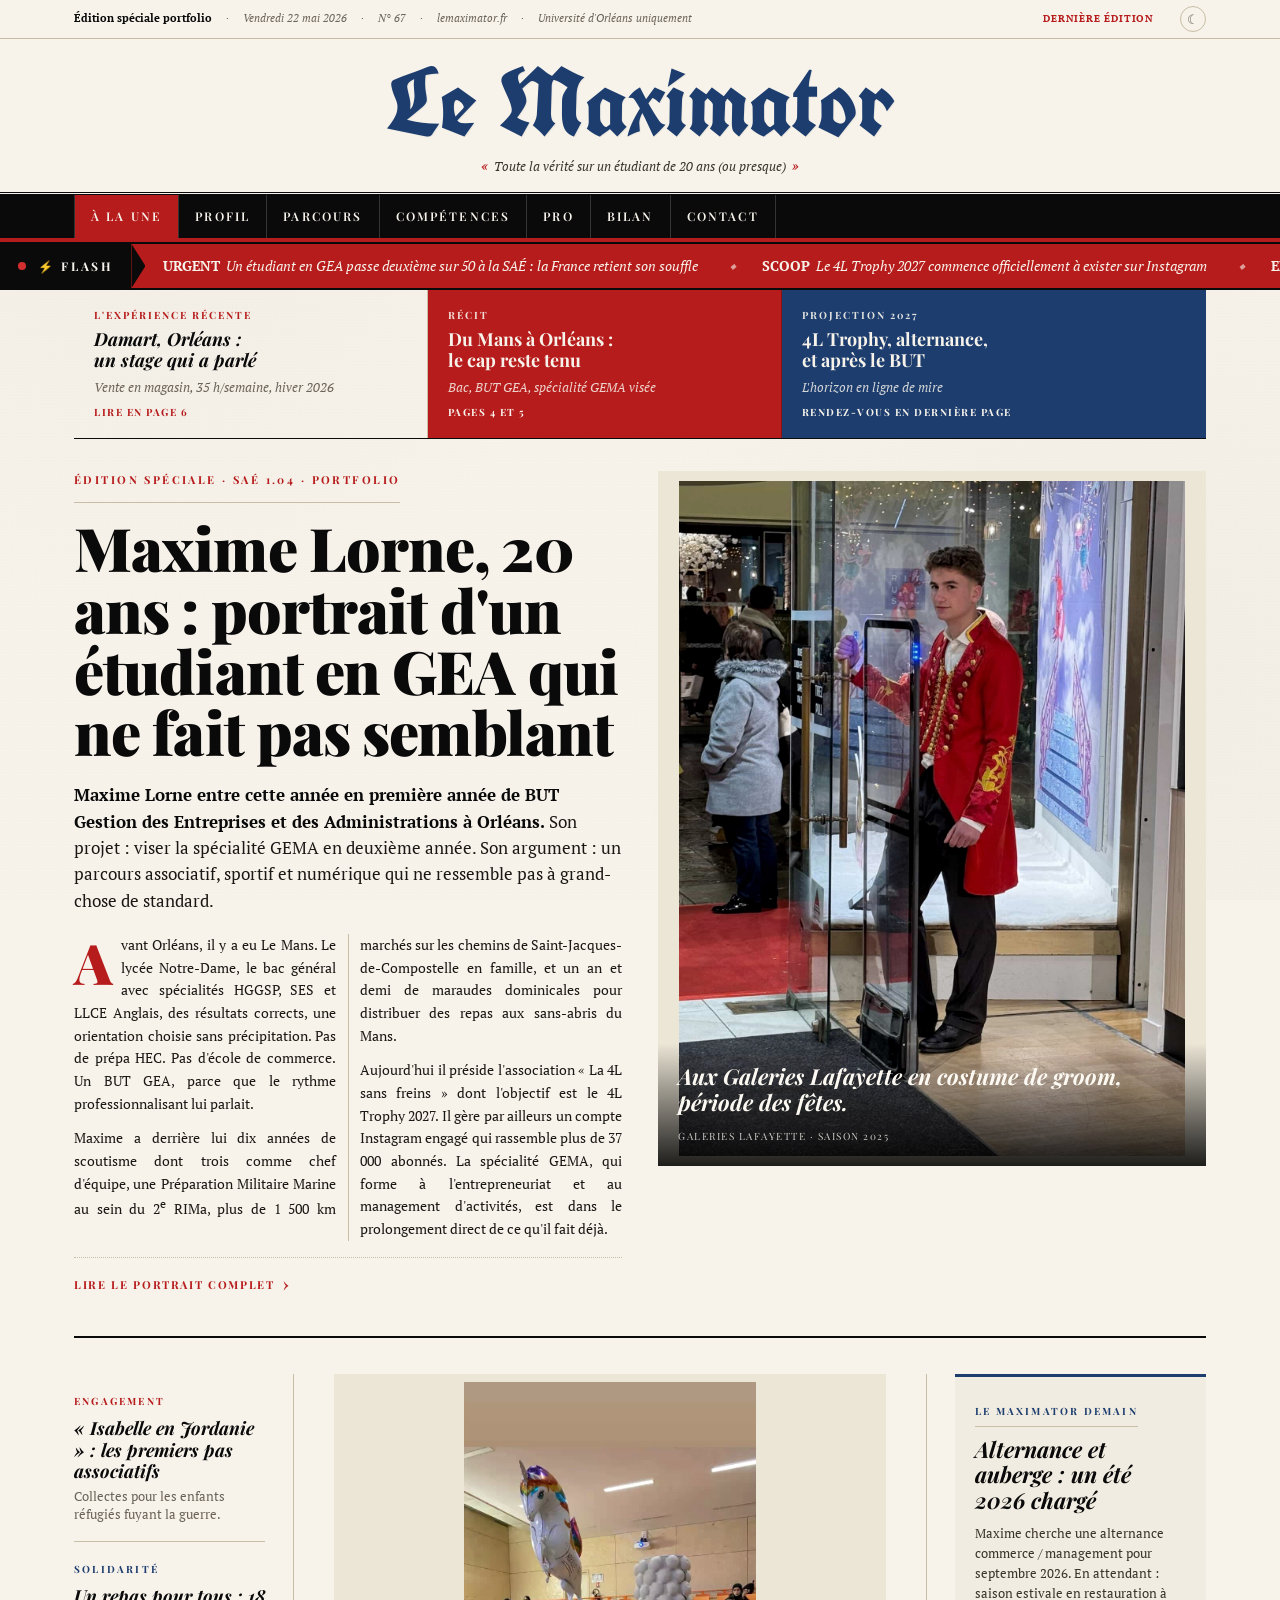
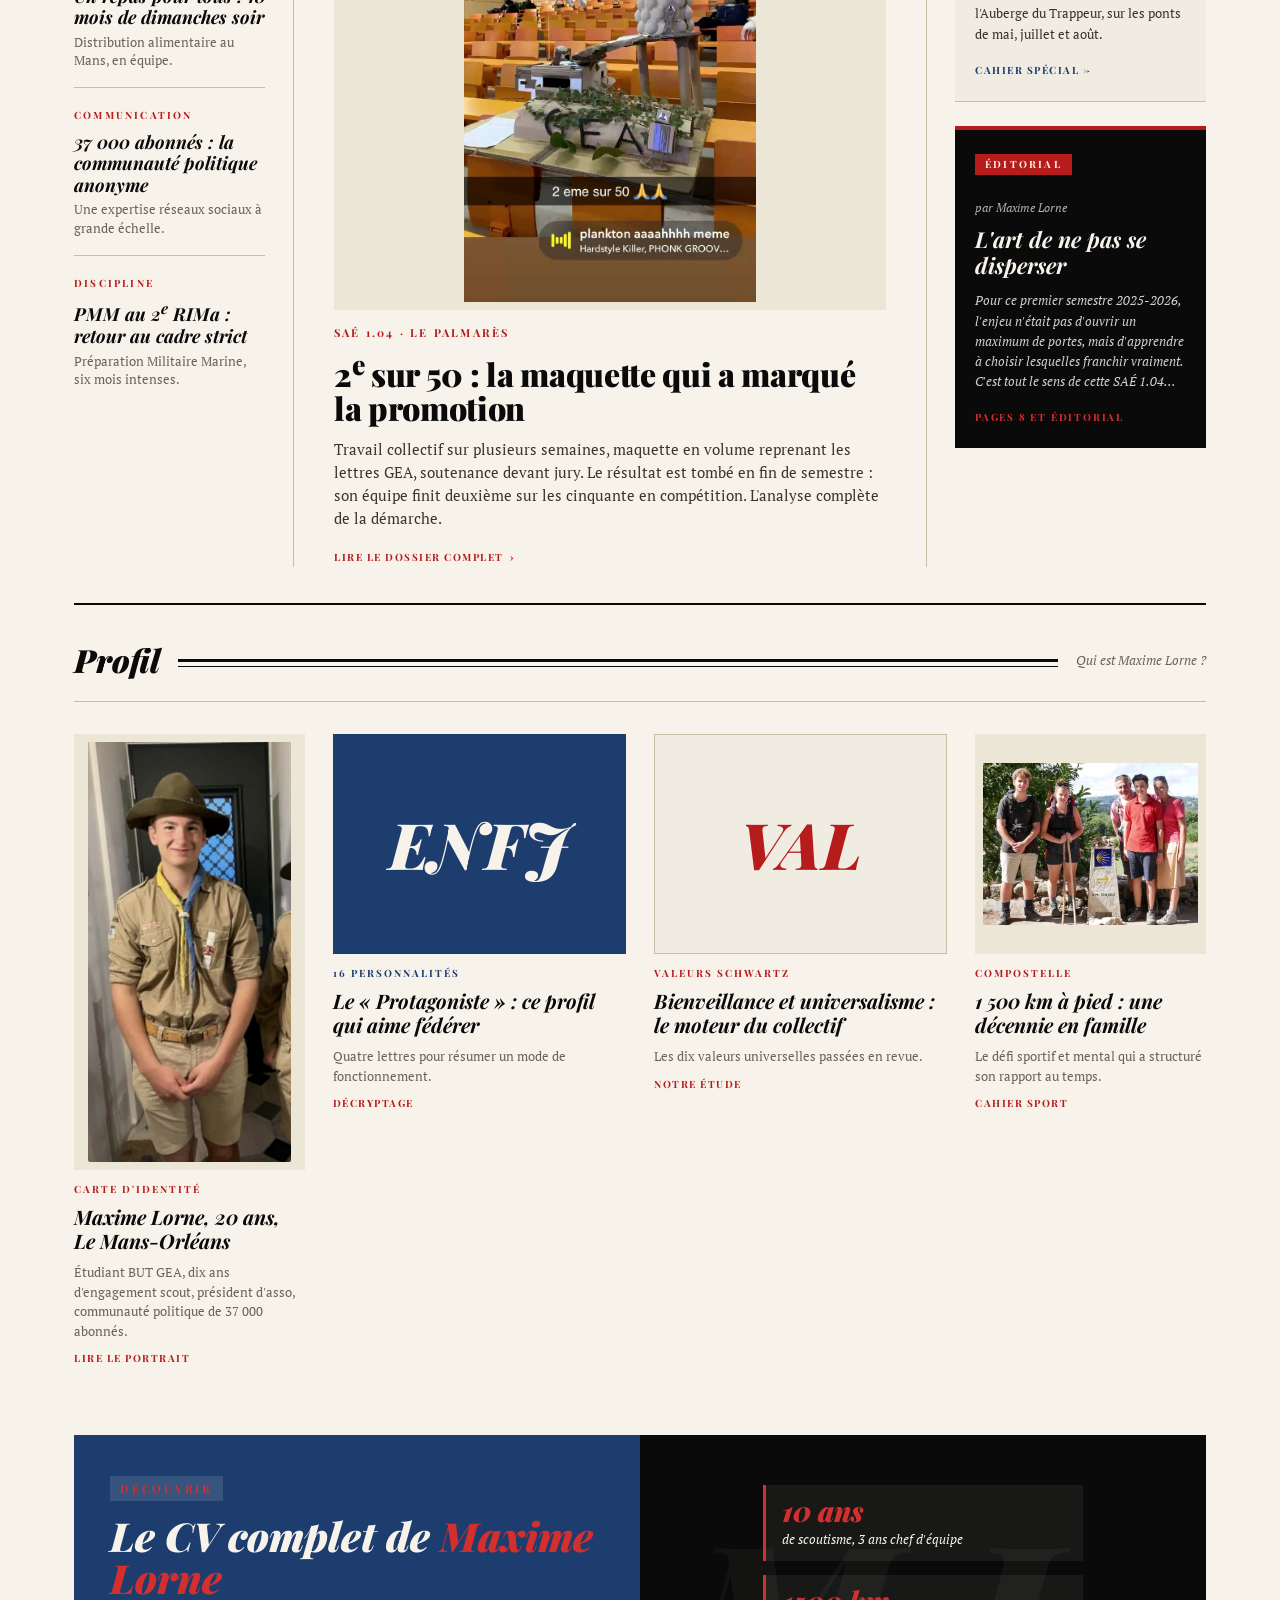
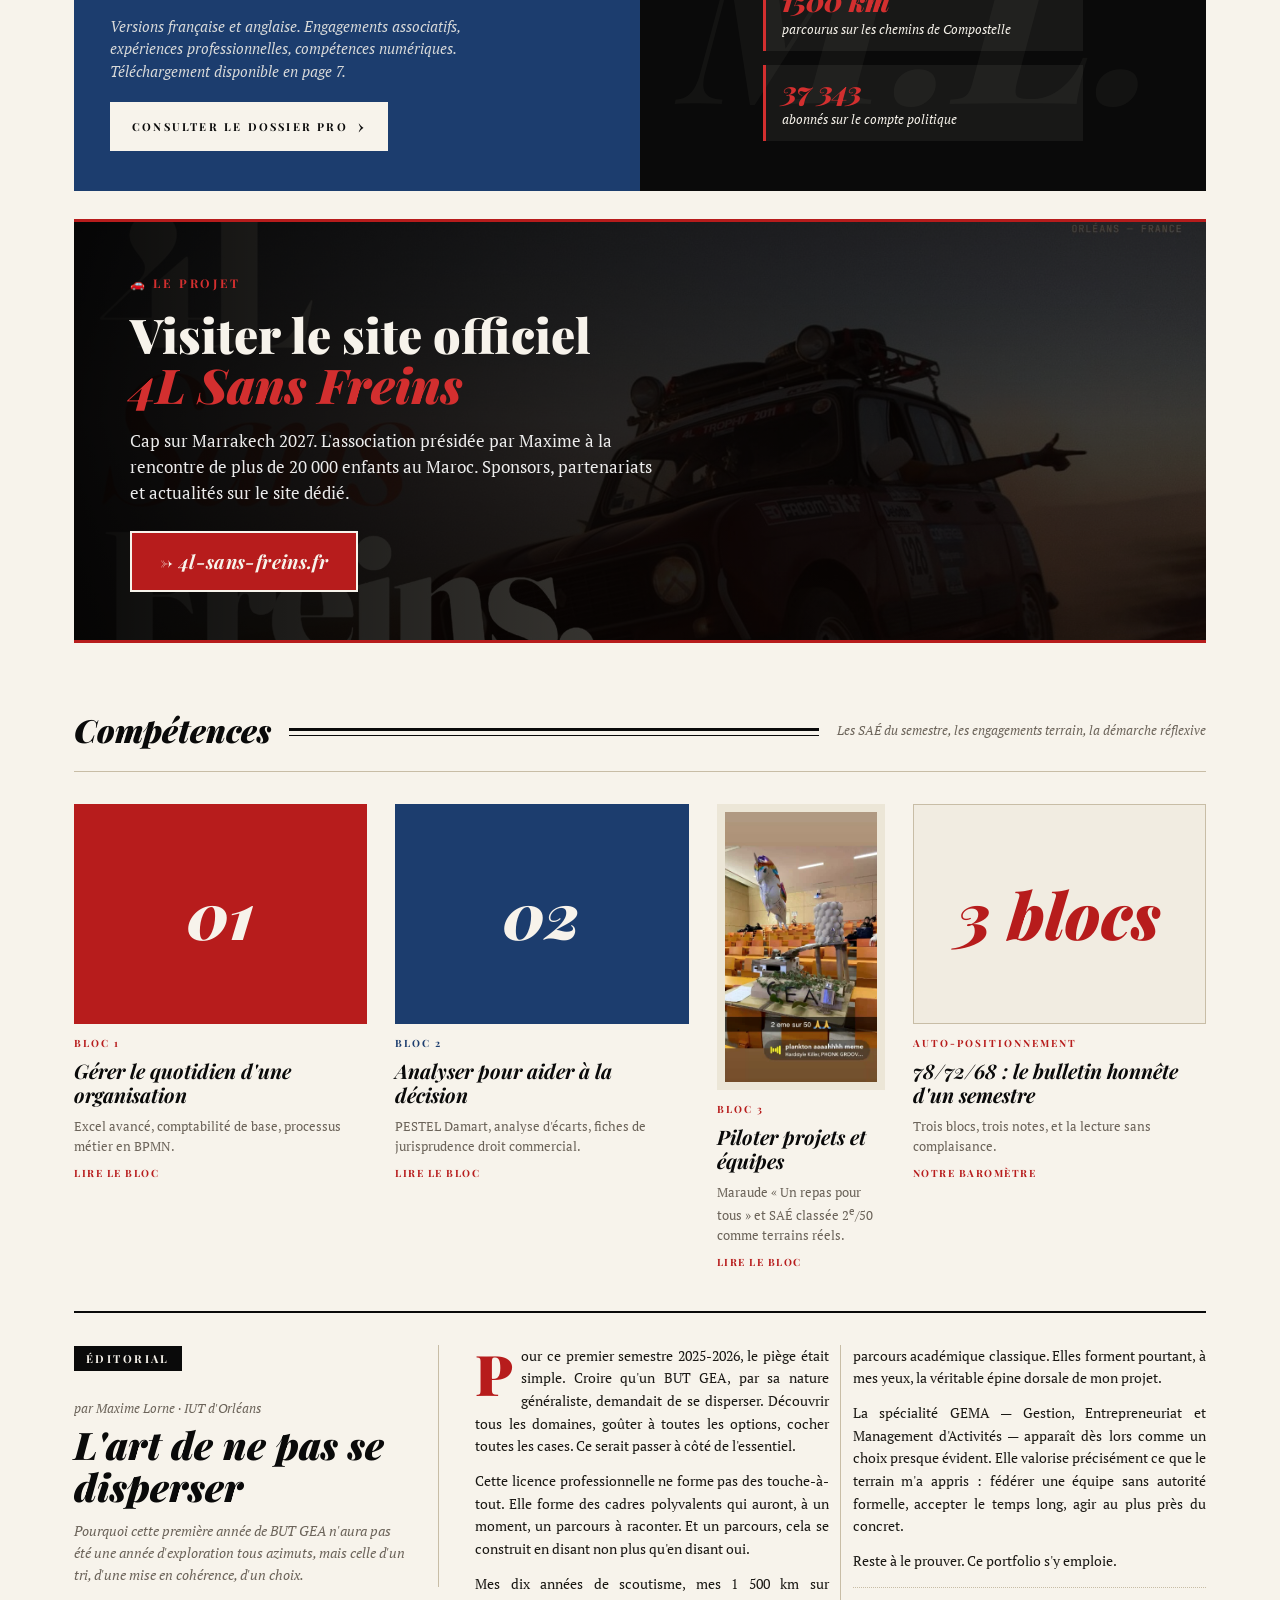
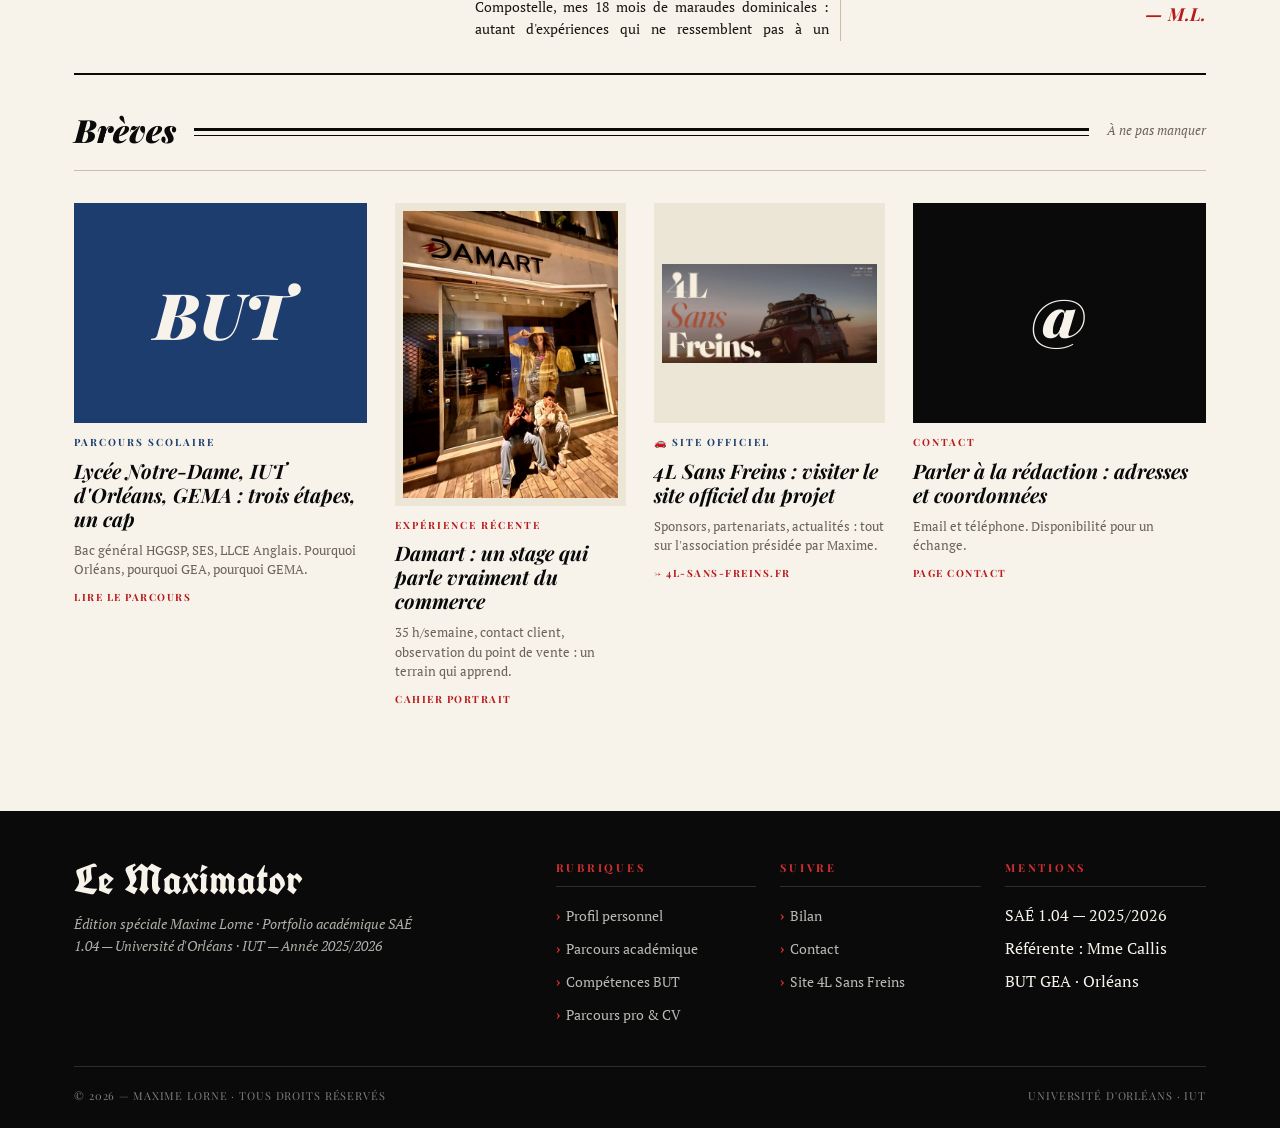
<file: index.html>
<!DOCTYPE html>
<html lang="fr">
<head>
<meta charset="UTF-8">
<meta name="viewport" content="width=device-width, initial-scale=1.0">
<title>Le Maximator · Édition Maxime Lorne · Portfolio SAÉ 1.04</title>
<meta name="description" content="Portfolio académique de Maxime Lorne, étudiant BUT GEA à l'IUT d'Orléans. SAÉ 1.04 - 2025/2026.">
<link rel="preconnect" href="https://fonts.googleapis.com">
<link rel="preconnect" href="https://fonts.gstatic.com" crossorigin>
<link href="https://fonts.googleapis.com/css2?family=Playfair+Display:ital,wght@0,400;0,700;0,900;1,400;1,700;1,900&family=PT+Serif:ital,wght@0,400;0,700;1,400;1,700&family=UnifrakturCook:wght@700&display=swap" rel="stylesheet">
<link rel="stylesheet" href="css/common.css">
<link rel="stylesheet" href="css/une.css">
</head>
<body>

<div class="figaro-meta">
  <div class="figaro-meta__inner">
    <div class="figaro-meta__left">
      <span class="figaro-meta__price">Édition spéciale portfolio</span>
      <span>·</span>
      <span>Vendredi 22 mai 2026</span>
      <span>·</span>
      <span>N° 67</span>
      <span>·</span>
      <span>lemaximator.fr</span>
      <span>·</span>
      <span>Université d'Orléans uniquement</span>
    </div>
    <div class="figaro-meta__right">
      <span class="figaro-meta__edition">Dernière édition</span><button class="theme-toggle" type="button" aria-label="Basculer mode jour/nuit" title="Mode jour/nuit"><span class="theme-toggle__icon icon-moon">☾</span><span class="theme-toggle__icon icon-sun">☀</span></button>
    </div>
  </div>
</div>

<header class="masthead">
  <h1 class="masthead__title"><a href="index.html">Le Maximator</a></h1>
  <p class="masthead__subtitle">Toute la vérité sur un étudiant de 20 ans (ou presque)</p>
</header>

<nav class="rubriques">
  <div class="rubriques__inner">
    <button class="menu-toggle" aria-label="Menu">
      <span></span><span></span><span></span>
    </button>
    <ul class="rubriques__list">
      <li><a href="index.html" class="is-active">À la Une</a></li>
      <li><a href="articles/profil.html">Profil</a></li>
      <li><a href="articles/parcours-academique.html">Parcours</a></li>
      <li><a href="articles/competences.html">Compétences</a></li>
      <li><a href="articles/parcours-pro.html">Pro</a></li>
      <li><a href="articles/conclusion.html">Bilan</a></li>
      <li><a href="articles/contact.html">Contact</a></li>
    </ul>
  </div>
</nav>

<!-- BANDEAU FLASH NEWS -->
<div class="flash-news">
  <div class="flash-news__inner">
    <span class="flash-news__label">⚡ Flash</span>
    <div class="flash-news__track">
      <div class="flash-news__strip">
        <span class="flash-news__item"><strong>URGENT</strong> Un étudiant en GEA passe deuxième sur 50 à la SAÉ : la France retient son souffle</span>
        <span class="flash-news__item"><strong>SCOOP</strong> Le 4L Trophy 2027 commence officiellement à exister sur Instagram</span>
        <span class="flash-news__item"><strong>EXCLUSIF</strong> 37 343 abonnés suivent ses analyses politiques sans connaître son visage</span>
        <span class="flash-news__item"><strong>ALERTE</strong> 1500 km à pied sur Compostelle : il est arrivé, et il marche encore</span>
        <span class="flash-news__item"><strong>RÉVÉLATION</strong> Un président d'asso refuse l'apéro tant que la trésorerie n'est pas faite</span>
        <span class="flash-news__item"><strong>COMMUNIQUÉ</strong> 398 204 vues Instagram en un mois, sans visage et sans pseudo</span>
        <!-- Duplication pour boucle fluide -->
        <span class="flash-news__item"><strong>URGENT</strong> Un étudiant en GEA passe deuxième sur 50 à la SAÉ : la France retient son souffle</span>
        <span class="flash-news__item"><strong>SCOOP</strong> Le 4L Trophy 2027 commence officiellement à exister sur Instagram</span>
        <span class="flash-news__item"><strong>EXCLUSIF</strong> 37 343 abonnés suivent ses analyses politiques sans connaître son visage</span>
        <span class="flash-news__item"><strong>ALERTE</strong> 1500 km à pied sur Compostelle : il est arrivé, et il marche encore</span>
        <span class="flash-news__item"><strong>RÉVÉLATION</strong> Un président d'asso refuse l'apéro tant que la trésorerie n'est pas faite</span>
        <span class="flash-news__item"><strong>COMMUNIQUÉ</strong> 398 204 vues Instagram en un mois, sans visage et sans pseudo</span>
      </div>
    </div>
  </div>
</div>

<div class="container">
  <div class="hero-band">
    <a href="articles/parcours-pro.html" class="hero-band__cell">
      <div class="hero-band__kicker">L'expérience récente</div>
      <h2 class="hero-band__title">Damart, Orléans :<br>un stage qui a parlé</h2>
      <p class="hero-band__sub">Vente en magasin, 35 h/semaine, hiver 2026</p>
      <span class="hero-band__page">Lire en page 6</span>
    </a>
    <a href="articles/parcours-academique.html" class="hero-band__cell hero-band__cell--red">
      <div class="hero-band__kicker">Récit</div>
      <h2 class="hero-band__title">Du Mans à Orléans :<br>le cap reste tenu</h2>
      <p class="hero-band__sub">Bac, BUT GEA, spécialité GEMA visée</p>
      <span class="hero-band__page">Pages 4 et 5</span>
    </a>
    <a href="articles/conclusion.html" class="hero-band__cell hero-band__cell--accent">
      <div class="hero-band__kicker">Projection 2027</div>
      <h2 class="hero-band__title">4L Trophy, alternance,<br>et après le BUT</h2>
      <p class="hero-band__sub">L'horizon en ligne de mire</p>
      <span class="hero-band__page">Rendez-vous en dernière page</span>
    </a>
  </div>
</div>

<div class="container">
  <article class="lead-article">
    <div class="lead-article__grid">
      <div class="lead-article__text">
        <div class="lead-article__kicker">Édition spéciale · SAÉ 1.04 · Portfolio</div>
        <h2 class="lead-article__headline">
          <a href="articles/profil.html">Maxime Lorne, 20 ans : portrait d'un étudiant en GEA qui ne fait pas semblant</a>
        </h2>
        <p class="lead-article__chapeau">
          <strong>Maxime Lorne entre cette année en première année de BUT Gestion des Entreprises et des
          Administrations à Orléans.</strong> Son projet : viser la spécialité GEMA en deuxième année. Son
          argument : un parcours associatif, sportif et numérique qui ne ressemble pas à grand-chose de
          standard.
        </p>
        <div class="lead-article__columns">
          <p>Avant Orléans, il y a eu Le Mans. Le lycée Notre-Dame, le bac général avec spécialités HGGSP,
          SES et LLCE Anglais, des résultats corrects, une orientation choisie sans précipitation. Pas de prépa HEC. Pas
          d'école de commerce. Un BUT GEA, parce que le rythme professionnalisant lui parlait.</p>
          <p>Maxime a derrière lui dix années de scoutisme dont trois comme chef d'équipe, une Préparation
          Militaire Marine au sein du 2<sup>e</sup> RIMa, plus de 1 500 km marchés sur les chemins de
          Saint-Jacques-de-Compostelle en famille, et un an et demi de maraudes dominicales pour distribuer
          des repas aux sans-abris du Mans.</p>
          <p>Aujourd'hui il préside l'association « La 4L sans freins » dont l'objectif est le 4L Trophy 2027.
          Il gère par ailleurs un compte Instagram engagé qui rassemble plus de 37 000 abonnés. La spécialité
          GEMA, qui forme à l'entrepreneuriat et au management d'activités, est dans le prolongement direct
          de ce qu'il fait déjà.</p>
        </div>
        <a href="articles/profil.html" class="lead-article__more">Lire le portrait complet</a>
      </div>
      <div class="lead-article__visual">
        <div class="lead-article__photo">
          <img src="images/groom-lafayette.jpg" alt="Maxime Lorne en costume de groom aux Galeries Lafayette">
          <div class="lead-article__caption-overlay">
            <p class="lead-article__caption-quote">Aux Galeries Lafayette en costume de groom, période des fêtes.</p>
            <span class="lead-article__caption-credit">Galeries Lafayette · Saison 2025</span>
          </div>
        </div>
      </div>
    </div>
  </article>
</div>

<div class="container">
  <div class="three-cols">

    <aside class="left-rail">
      <a href="articles/profil.html#engagement" class="left-rail__item">
        <div class="left-rail__rubrique">Engagement</div>
        <h3 class="left-rail__title">« Isabelle en Jordanie » : les premiers pas associatifs</h3>
        <p class="left-rail__sub">Collectes pour les enfants réfugiés fuyant la guerre.</p>
      </a>
      <a href="articles/parcours-pro.html#maraude" class="left-rail__item">
        <div class="left-rail__rubrique left-rail__rubrique--blue">Solidarité</div>
        <h3 class="left-rail__title">Un repas pour tous : 18 mois de dimanches soir</h3>
        <p class="left-rail__sub">Distribution alimentaire au Mans, en équipe.</p>
      </a>
      <a href="articles/profil.html#politique" class="left-rail__item">
        <div class="left-rail__rubrique">Communication</div>
        <h3 class="left-rail__title">37 000 abonnés : la communauté politique anonyme</h3>
        <p class="left-rail__sub">Une expertise réseaux sociaux à grande échelle.</p>
      </a>
      <a href="articles/parcours-pro.html#pmm" class="left-rail__item">
        <div class="left-rail__rubrique">Discipline</div>
        <h3 class="left-rail__title">PMM au 2<sup>e</sup> RIMa : retour au cadre strict</h3>
        <p class="left-rail__sub">Préparation Militaire Marine, six mois intenses.</p>
      </a>
    </aside>

    <a href="articles/competences.html" class="center-article">
      <div class="center-article__photo">
        <img src="images/sae-2e-sur-50.jpg" alt="Maquette SAÉ 2e sur 50">
      </div>
      <div class="center-article__kicker">SAÉ 1.04 · Le palmarès</div>
      <h2 class="center-article__title">2<sup>e</sup> sur 50 : la maquette qui a marqué la promotion</h2>
      <p class="center-article__chapeau">
        Travail collectif sur plusieurs semaines, maquette en volume reprenant les lettres GEA, soutenance
        devant jury. Le résultat est tombé en fin de semestre : son équipe finit deuxième sur les cinquante
        en compétition. L'analyse complète de la démarche.
      </p>
      <span class="center-article__more">Lire le dossier complet</span>
    </a>

    <aside class="right-rail">
      <div class="right-rail__box">
        <div class="right-rail__box-tag">Le Maximator Demain</div>
        <h3 class="right-rail__box-title">Alternance et auberge : un été 2026 chargé</h3>
        <p class="right-rail__box-text">
          Maxime cherche une alternance commerce / management pour septembre 2026. En attendant : saison estivale
          en restauration à l'Auberge du Trappeur, sur les ponts de mai, juillet et août.
        </p>
        <a href="articles/contact.html" class="right-rail__box-more">Cahier spécial →</a>
      </div>

      <div class="edito-mini">
        <span class="edito-mini__tag">Éditorial</span>
        <p class="edito-mini__by">par Maxime Lorne</p>
        <h3 class="edito-mini__title">L'art de ne pas se disperser</h3>
        <p class="edito-mini__lead">
          Pour ce premier semestre 2025-2026, l'enjeu n'était pas d'ouvrir un maximum de portes, mais
          d'apprendre à choisir lesquelles franchir vraiment. C'est tout le sens de cette SAÉ 1.04…
        </p>
        <a href="articles/conclusion.html" class="edito-mini__more">Pages 8 et éditorial</a>
      </div>
    </aside>

  </div>
</div>

<div class="container">
  <div class="section-band">
    <h2 class="section-band__title">Profil</h2>
    <div class="section-band__rule"></div>
    <span class="section-band__sub">Qui est Maxime Lorne ?</span>
  </div>

  <div class="articles-grid">
    <a href="articles/profil.html" class="article-card">
      <div class="article-card__photo">
        <img src="images/scoutisme.jpg" alt="Maxime en uniforme scout">
      </div>
      <div class="article-card__kicker">Carte d'identité</div>
      <h3 class="article-card__title">Maxime Lorne, 20 ans, Le Mans-Orléans</h3>
      <p class="article-card__sub">Étudiant BUT GEA, dix ans d'engagement scout, président d'asso, communauté politique de 37 000 abonnés.</p>
      <span class="article-card__page">Lire le portrait</span>
    </a>

    <a href="articles/profil.html#mbti" class="article-card">
      <div class="article-card__photo article-card__photo--placeholder placeholder--blue">ENFJ</div>
      <div class="article-card__kicker article-card__kicker--blue">16 personnalités</div>
      <h3 class="article-card__title">Le « Protagoniste » : ce profil qui aime fédérer</h3>
      <p class="article-card__sub">Quatre lettres pour résumer un mode de fonctionnement.</p>
      <span class="article-card__page">Décryptage</span>
    </a>

    <a href="articles/profil.html#schwartz" class="article-card">
      <div class="article-card__photo article-card__photo--placeholder placeholder--cream">VAL</div>
      <div class="article-card__kicker">Valeurs Schwartz</div>
      <h3 class="article-card__title">Bienveillance et universalisme : le moteur du collectif</h3>
      <p class="article-card__sub">Les dix valeurs universelles passées en revue.</p>
      <span class="article-card__page">Notre étude</span>
    </a>

    <a href="articles/profil.html#compostelle" class="article-card">
      <div class="article-card__photo">
        <img src="images/compostelle.jpg" alt="Famille sur le chemin de Compostelle">
      </div>
      <div class="article-card__kicker">Compostelle</div>
      <h3 class="article-card__title">1 500 km à pied : une décennie en famille</h3>
      <p class="article-card__sub">Le défi sportif et mental qui a structuré son rapport au temps.</p>
      <span class="article-card__page">Cahier sport</span>
    </a>
  </div>
</div>

<div class="container">
  <div class="cv-banner">
    <div class="cv-banner__left">
      <span class="cv-banner__tag">Découvrir</span>
      <h3 class="cv-banner__title">
        Le CV complet de <em>Maxime Lorne</em>
      </h3>
      <p class="cv-banner__sub">
        Versions française et anglaise. Engagements associatifs, expériences professionnelles,
        compétences numériques. Téléchargement disponible en page 7.
      </p>
      <a href="articles/parcours-pro.html" class="cv-banner__cta">Consulter le dossier pro</a>
    </div>
    <div class="cv-banner__right">
      <div class="cv-banner__highlights">
        <div class="cv-highlight">
          <div class="cv-highlight__num">10 ans</div>
          <div class="cv-highlight__label">de scoutisme, 3 ans chef d'équipe</div>
        </div>
        <div class="cv-highlight">
          <div class="cv-highlight__num">1500 km</div>
          <div class="cv-highlight__label">parcourus sur les chemins de Compostelle</div>
        </div>
        <div class="cv-highlight">
          <div class="cv-highlight__num">37 343</div>
          <div class="cv-highlight__label">abonnés sur le compte politique</div>
        </div>
      </div>
    </div>
  </div>
</div>

<!-- BANDEAU CTA 4L TROPHY -->
<div class="container">
  <a href="https://l.instagram.com/?u=https%3A%2F%2Fmaxlrn20-cmd.github.io%2F4l-sans-freins%2F%3Futm_source%3Dig%26utm_medium%3Dsocial%26utm_content%3Dlink_in_bio%26fbclid%3DPAZXh0bgNhZW0CMTEAcGRvZgJzcnRjBmFwcF9pZA85MzY2MTk3NDMzOTI0NTkAAae2_Dt_9MeqIDEkcHFChroG-R3Mh6tFtmlXxD1CNIJlE9sZEijstxWKugb8YQ_aem_kaBqB7wumsuzk2M-er-bxw&amp;e=AUBLCw8bnfHfUbjDV4M_W52XAJJ_nLjOqEHR2JYfnEpYNxP_AtM5BR0xgbh7jt7_NLvMg0esQV8TCCgDfTbUWOiscCtUUCIAo4NbqLVCe9_p2paq9p-qRuuZBhR_0zzZpgVTqfQvt2-YIlaqmdR4w9s" class="trophy-banner">
    <div class="trophy-banner__bg">
      <img src="images/4l-sans-freins.jpg" alt="">
    </div>
    <div class="trophy-banner__content">
      <span class="trophy-banner__tag">🚗 Le projet</span>
      <h3 class="trophy-banner__title">Visiter le site officiel<br><em>4L Sans Freins</em></h3>
      <p class="trophy-banner__desc">
        Cap sur Marrakech 2027. L'association présidée par Maxime à la rencontre de plus de
        20 000 enfants au Maroc. Sponsors, partenariats et actualités sur le site dédié.
      </p>
      <span class="trophy-banner__cta">→ 4l-sans-freins.fr</span>
    </div>
  </a>
</div>

<div class="container">
  <div class="section-band">
    <h2 class="section-band__title">Compétences</h2>
    <div class="section-band__rule"></div>
    <span class="section-band__sub">Les SAÉ du semestre, les engagements terrain, la démarche réflexive</span>
  </div>

  <div class="articles-grid">
    <a href="articles/competences.html#bloc1" class="article-card">
      <div class="article-card__photo article-card__photo--placeholder placeholder--red">01</div>
      <div class="article-card__kicker">Bloc 1</div>
      <h3 class="article-card__title">Gérer le quotidien d'une organisation</h3>
      <p class="article-card__sub">Excel avancé, comptabilité de base, processus métier en BPMN.</p>
      <span class="article-card__page">Lire le bloc</span>
    </a>

    <a href="articles/competences.html#bloc2" class="article-card">
      <div class="article-card__photo article-card__photo--placeholder placeholder--blue">02</div>
      <div class="article-card__kicker article-card__kicker--blue">Bloc 2</div>
      <h3 class="article-card__title">Analyser pour aider à la décision</h3>
      <p class="article-card__sub">PESTEL Damart, analyse d'écarts, fiches de jurisprudence droit commercial.</p>
      <span class="article-card__page">Lire le bloc</span>
    </a>

    <a href="articles/competences.html#bloc3" class="article-card">
      <div class="article-card__photo">
        <img src="images/sae-2e-sur-50.jpg" alt="Maquette SAÉ">
      </div>
      <div class="article-card__kicker">Bloc 3</div>
      <h3 class="article-card__title">Piloter projets et équipes</h3>
      <p class="article-card__sub">Maraude « Un repas pour tous » et SAÉ classée 2<sup>e</sup>/50 comme terrains réels.</p>
      <span class="article-card__page">Lire le bloc</span>
    </a>

    <a href="articles/competences.html#auto-eval" class="article-card">
      <div class="article-card__photo article-card__photo--placeholder placeholder--cream">3 blocs</div>
      <div class="article-card__kicker">Auto-positionnement</div>
      <h3 class="article-card__title">78/72/68 : le bulletin honnête d'un semestre</h3>
      <p class="article-card__sub">Trois blocs, trois notes, et la lecture sans complaisance.</p>
      <span class="article-card__page">Notre baromètre</span>
    </a>
  </div>
</div>

<div class="container">
  <div class="editorial-block">
    <div class="editorial-block__left">
      <span class="editorial-block__tag">Éditorial</span>
      <p class="editorial-block__by">par Maxime Lorne · IUT d'Orléans</p>
      <h2 class="editorial-block__title">L'art de ne pas se disperser</h2>
      <p class="editorial-block__sub">
        Pourquoi cette première année de BUT GEA n'aura pas été une année d'exploration tous azimuts,
        mais celle d'un tri, d'une mise en cohérence, d'un choix.
      </p>
    </div>
    <div class="editorial-block__right">
      <p>Pour ce premier semestre 2025-2026, le piège était simple. Croire qu'un BUT GEA, par sa nature
      généraliste, demandait de se disperser. Découvrir tous les domaines, goûter à toutes les options,
      cocher toutes les cases. Ce serait passer à côté de l'essentiel.</p>
      <p>Cette licence professionnelle ne forme pas des touche-à-tout. Elle forme des cadres polyvalents
      qui auront, à un moment, un parcours à raconter. Et un parcours, cela se construit en disant non plus
      qu'en disant oui.</p>
      <p>Mes dix années de scoutisme, mes 1 500 km sur Compostelle, mes 18 mois de maraudes dominicales :
      autant d'expériences qui ne ressemblent pas à un parcours académique classique. Elles forment pourtant,
      à mes yeux, la véritable épine dorsale de mon projet.</p>
      <p>La spécialité GEMA — Gestion, Entrepreneuriat et Management d'Activités — apparaît dès lors comme
      un choix presque évident. Elle valorise précisément ce que le terrain m'a appris : fédérer une équipe
      sans autorité formelle, accepter le temps long, agir au plus près du concret.</p>
      <p>Reste à le prouver. Ce portfolio s'y emploie.</p>
      <div class="editorial-block__signature">— M.L.</div>
    </div>
  </div>
</div>

<div class="container">
  <div class="section-band">
    <h2 class="section-band__title">Brèves</h2>
    <div class="section-band__rule"></div>
    <span class="section-band__sub">À ne pas manquer</span>
  </div>

  <div class="articles-grid">
    <a href="articles/parcours-academique.html" class="article-card">
      <div class="article-card__photo article-card__photo--placeholder placeholder--blue">BUT</div>
      <div class="article-card__kicker article-card__kicker--blue">Parcours scolaire</div>
      <h3 class="article-card__title">Lycée Notre-Dame, IUT d'Orléans, GEMA : trois étapes, un cap</h3>
      <p class="article-card__sub">Bac général HGGSP, SES, LLCE Anglais. Pourquoi Orléans, pourquoi GEA, pourquoi GEMA.</p>
      <span class="article-card__page">Lire le parcours</span>
    </a>

    <a href="articles/parcours-pro.html#timeline" class="article-card">
      <div class="article-card__photo">
        <img src="images/damart.jpg" alt="Devant Damart">
      </div>
      <div class="article-card__kicker">Expérience récente</div>
      <h3 class="article-card__title">Damart : un stage qui parle vraiment du commerce</h3>
      <p class="article-card__sub">35 h/semaine, contact client, observation du point de vente : un terrain qui apprend.</p>
      <span class="article-card__page">Cahier portrait</span>
    </a>

    <a href="https://l.instagram.com/?u=https%3A%2F%2Fmaxlrn20-cmd.github.io%2F4l-sans-freins%2F%3Futm_source%3Dig%26utm_medium%3Dsocial%26utm_content%3Dlink_in_bio%26fbclid%3DPAZXh0bgNhZW0CMTEAcGRvZgJzcnRjBmFwcF9pZA85MzY2MTk3NDMzOTI0NTkAAae2_Dt_9MeqIDEkcHFChroG-R3Mh6tFtmlXxD1CNIJlE9sZEijstxWKugb8YQ_aem_kaBqB7wumsuzk2M-er-bxw&amp;e=AUBLCw8bnfHfUbjDV4M_W52XAJJ_nLjOqEHR2JYfnEpYNxP_AtM5BR0xgbh7jt7_NLvMg0esQV8TCCgDfTbUWOiscCtUUCIAo4NbqLVCe9_p2paq9p-qRuuZBhR_0zzZpgVTqfQvt2-YIlaqmdR4w9s" class="article-card">
      <div class="article-card__photo">
        <img src="images/4l-sans-freins.jpg" alt="Bannière 4L Sans Freins">
      </div>
      <div class="article-card__kicker article-card__kicker--blue">🚗 Site officiel</div>
      <h3 class="article-card__title">4L Sans Freins : visiter le site officiel du projet</h3>
      <p class="article-card__sub">Sponsors, partenariats, actualités : tout sur l'association présidée par Maxime.</p>
      <span class="article-card__page">→ 4l-sans-freins.fr</span>
    </a>

    <a href="articles/contact.html" class="article-card">
      <div class="article-card__photo article-card__photo--placeholder">@</div>
      <div class="article-card__kicker">Contact</div>
      <h3 class="article-card__title">Parler à la rédaction : adresses et coordonnées</h3>
      <p class="article-card__sub">Email et téléphone. Disponibilité pour un échange.</p>
      <span class="article-card__page">Page contact</span>
    </a>
  </div>
</div>

<footer class="figaro-footer">
  <div class="container">
    <div class="figaro-footer__top">
      <div class="figaro-footer__brand">
        <h3>Le Maximator</h3>
        <p>Édition spéciale Maxime Lorne · Portfolio académique SAÉ 1.04 — Université d'Orléans · IUT — Année 2025/2026</p>
      </div>
      <div class="figaro-footer__nav">
        <div class="figaro-footer__col">
          <h4>Rubriques</h4>
          <ul>
            <li><a href="articles/profil.html">Profil personnel</a></li>
            <li><a href="articles/parcours-academique.html">Parcours académique</a></li>
            <li><a href="articles/competences.html">Compétences BUT</a></li>
            <li><a href="articles/parcours-pro.html">Parcours pro & CV</a></li>
          </ul>
        </div>
        <div class="figaro-footer__col">
          <h4>Suivre</h4>
          <ul>
            <li><a href="articles/conclusion.html">Bilan</a></li>
            <li><a href="articles/contact.html">Contact</a></li>
            <li><a href="https://l.instagram.com/?u=https%3A%2F%2Fmaxlrn20-cmd.github.io%2F4l-sans-freins%2F%3Futm_source%3Dig%26utm_medium%3Dsocial%26utm_content%3Dlink_in_bio%26fbclid%3DPAZXh0bgNhZW0CMTEAcGRvZgJzcnRjBmFwcF9pZA85MzY2MTk3NDMzOTI0NTkAAae2_Dt_9MeqIDEkcHFChroG-R3Mh6tFtmlXxD1CNIJlE9sZEijstxWKugb8YQ_aem_kaBqB7wumsuzk2M-er-bxw&amp;e=AUBLCw8bnfHfUbjDV4M_W52XAJJ_nLjOqEHR2JYfnEpYNxP_AtM5BR0xgbh7jt7_NLvMg0esQV8TCCgDfTbUWOiscCtUUCIAo4NbqLVCe9_p2paq9p-qRuuZBhR_0zzZpgVTqfQvt2-YIlaqmdR4w9s">Site 4L Sans Freins</a></li>
          </ul>
        </div>
        <div class="figaro-footer__col">
          <h4>Mentions</h4>
          <ul>
            <li>SAÉ 1.04 — 2025/2026</li>
            <li>Référente : Mme Callis</li>
            <li>BUT GEA · Orléans</li>
          </ul>
        </div>
      </div>
    </div>
    <div class="figaro-footer__bottom">
      <span>© 2026 — Maxime Lorne · Tous droits réservés</span>
      <span>Université d'Orléans · IUT</span>
    </div>
  </div>
</footer>

<script src="js/main.js"></script>
</body>
</html>
</file>
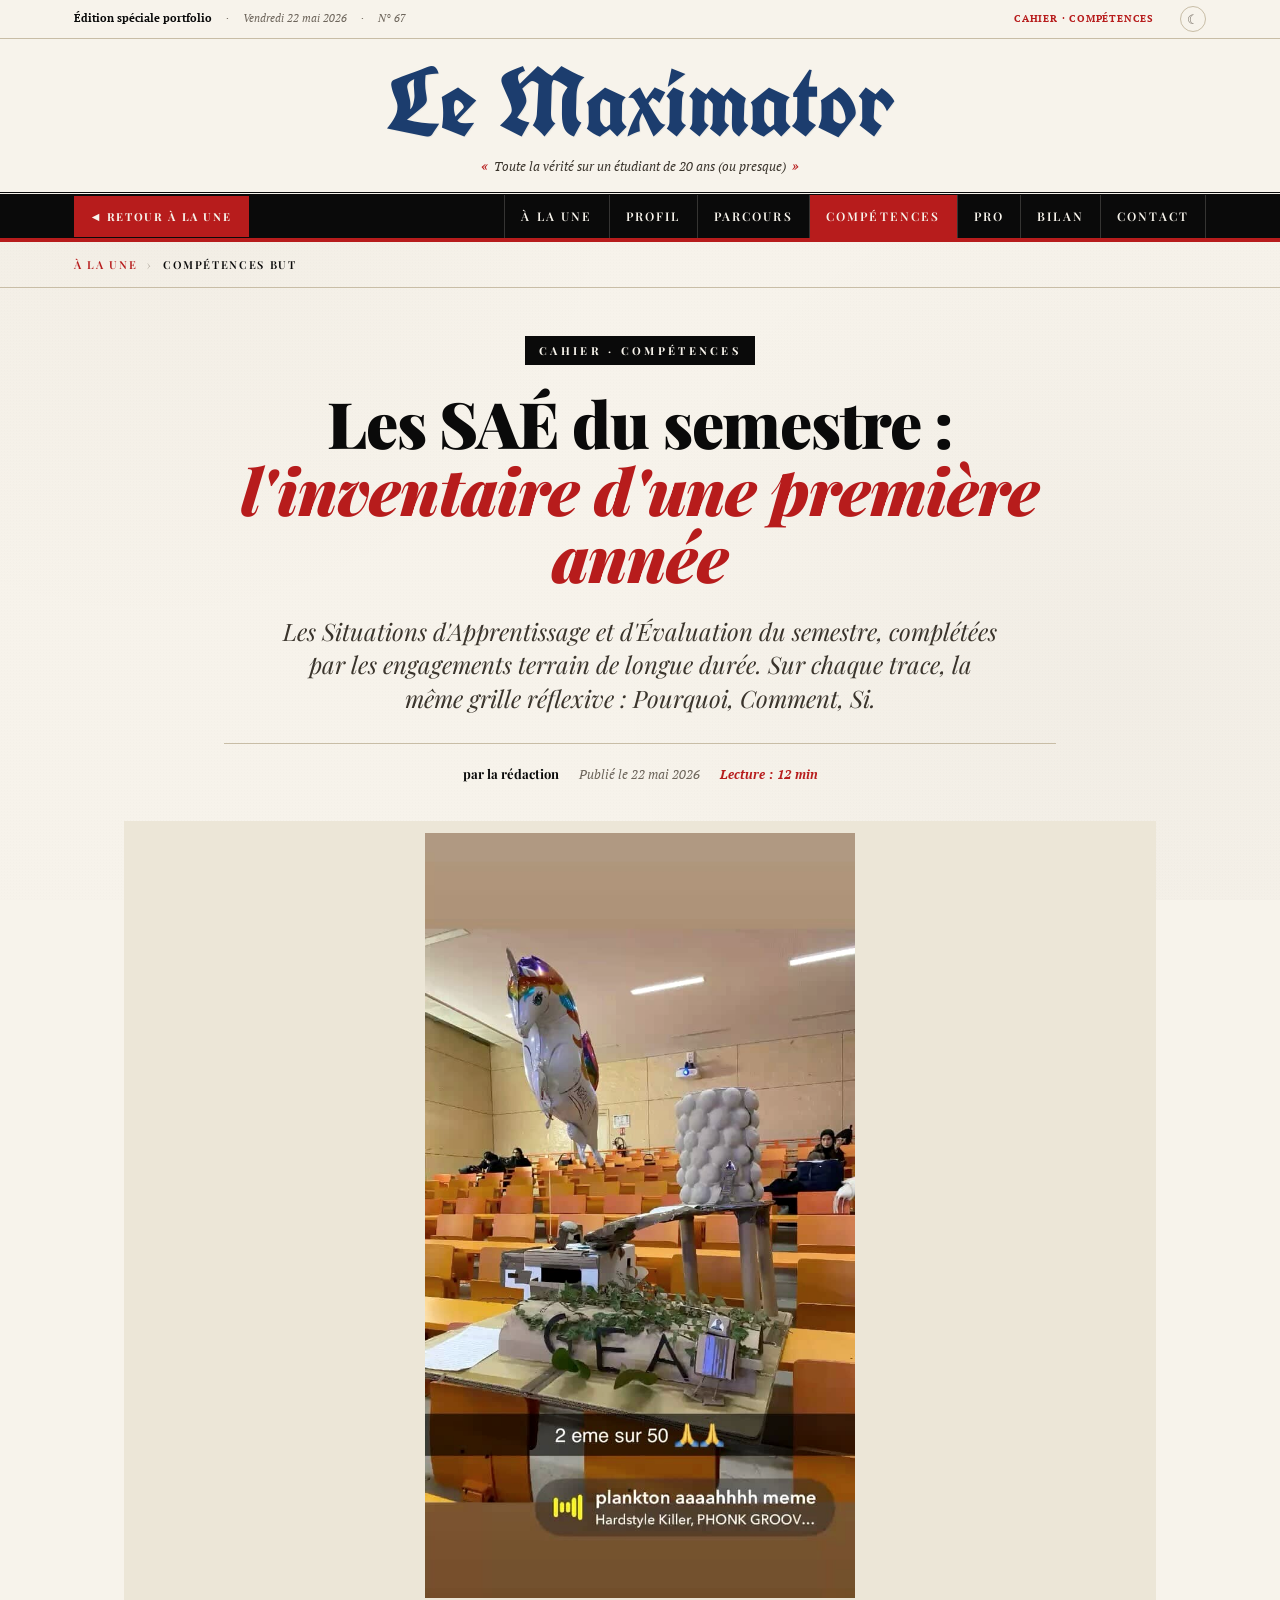
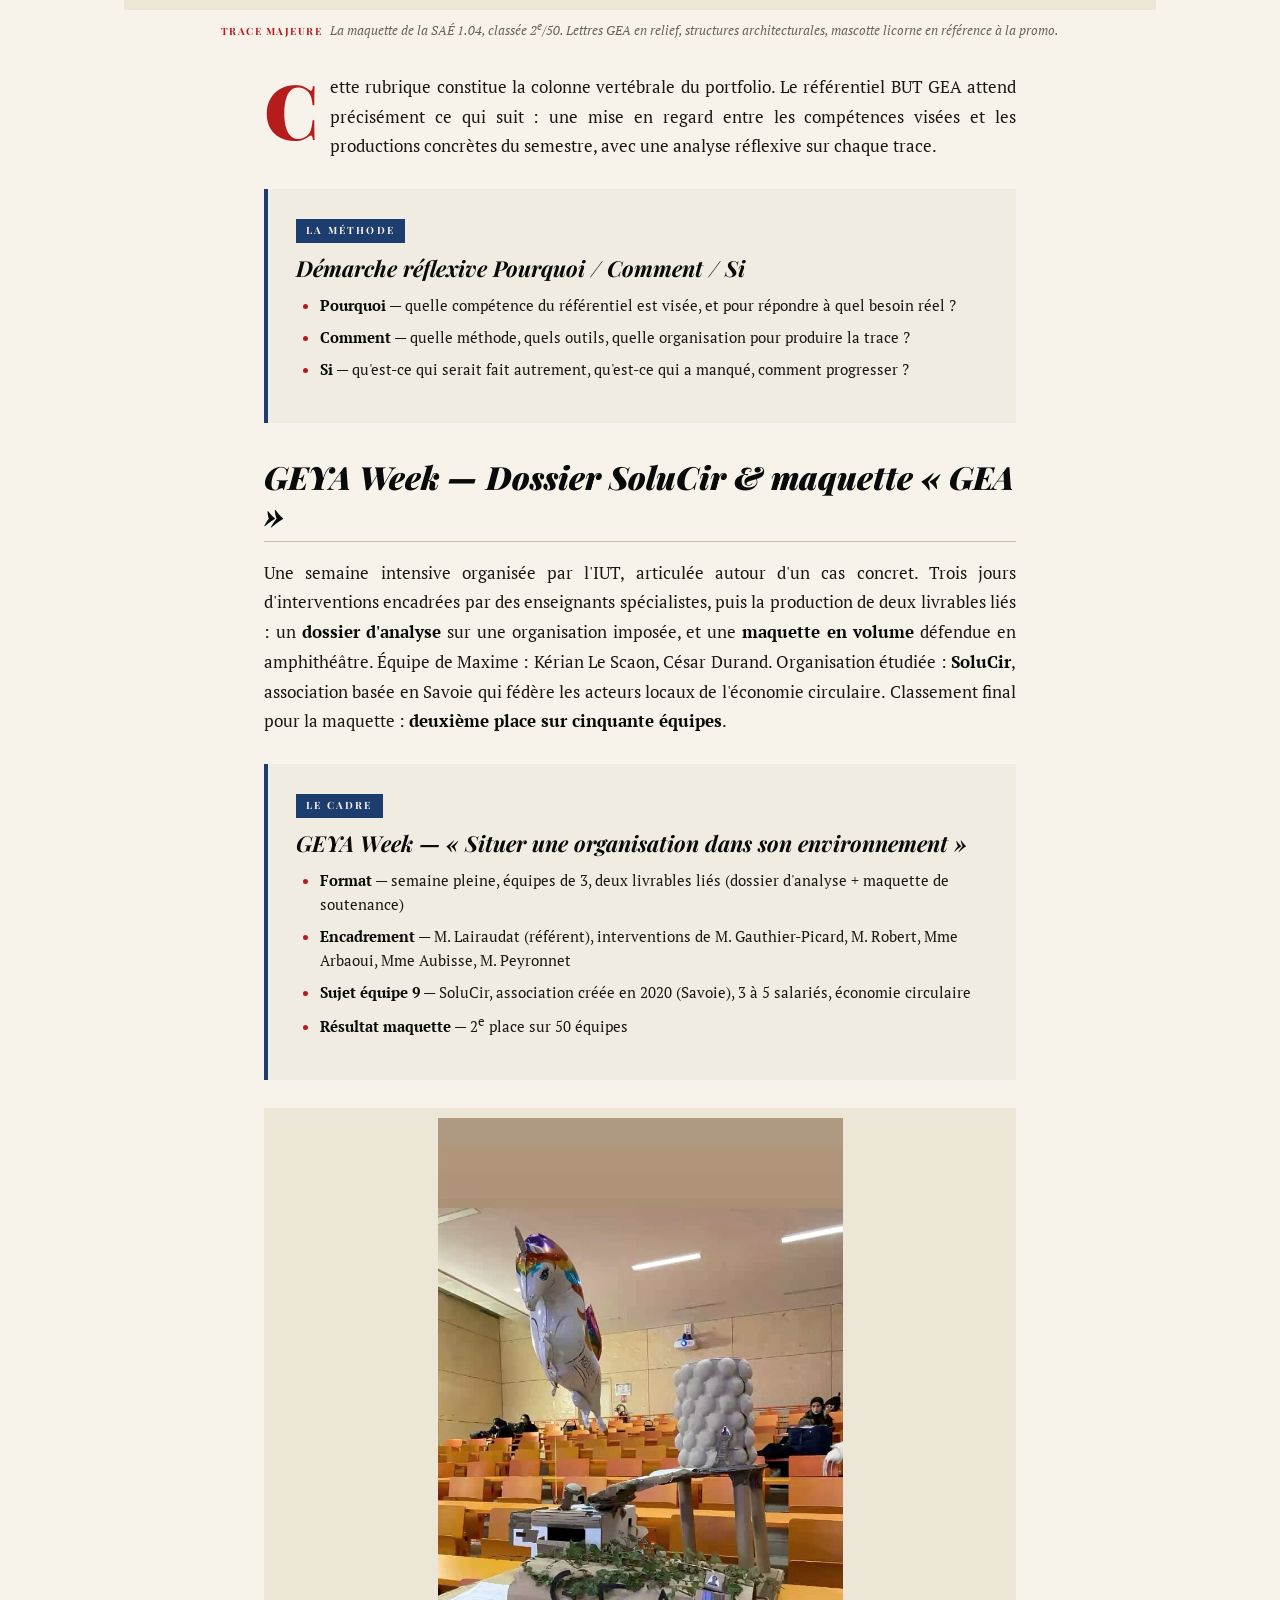
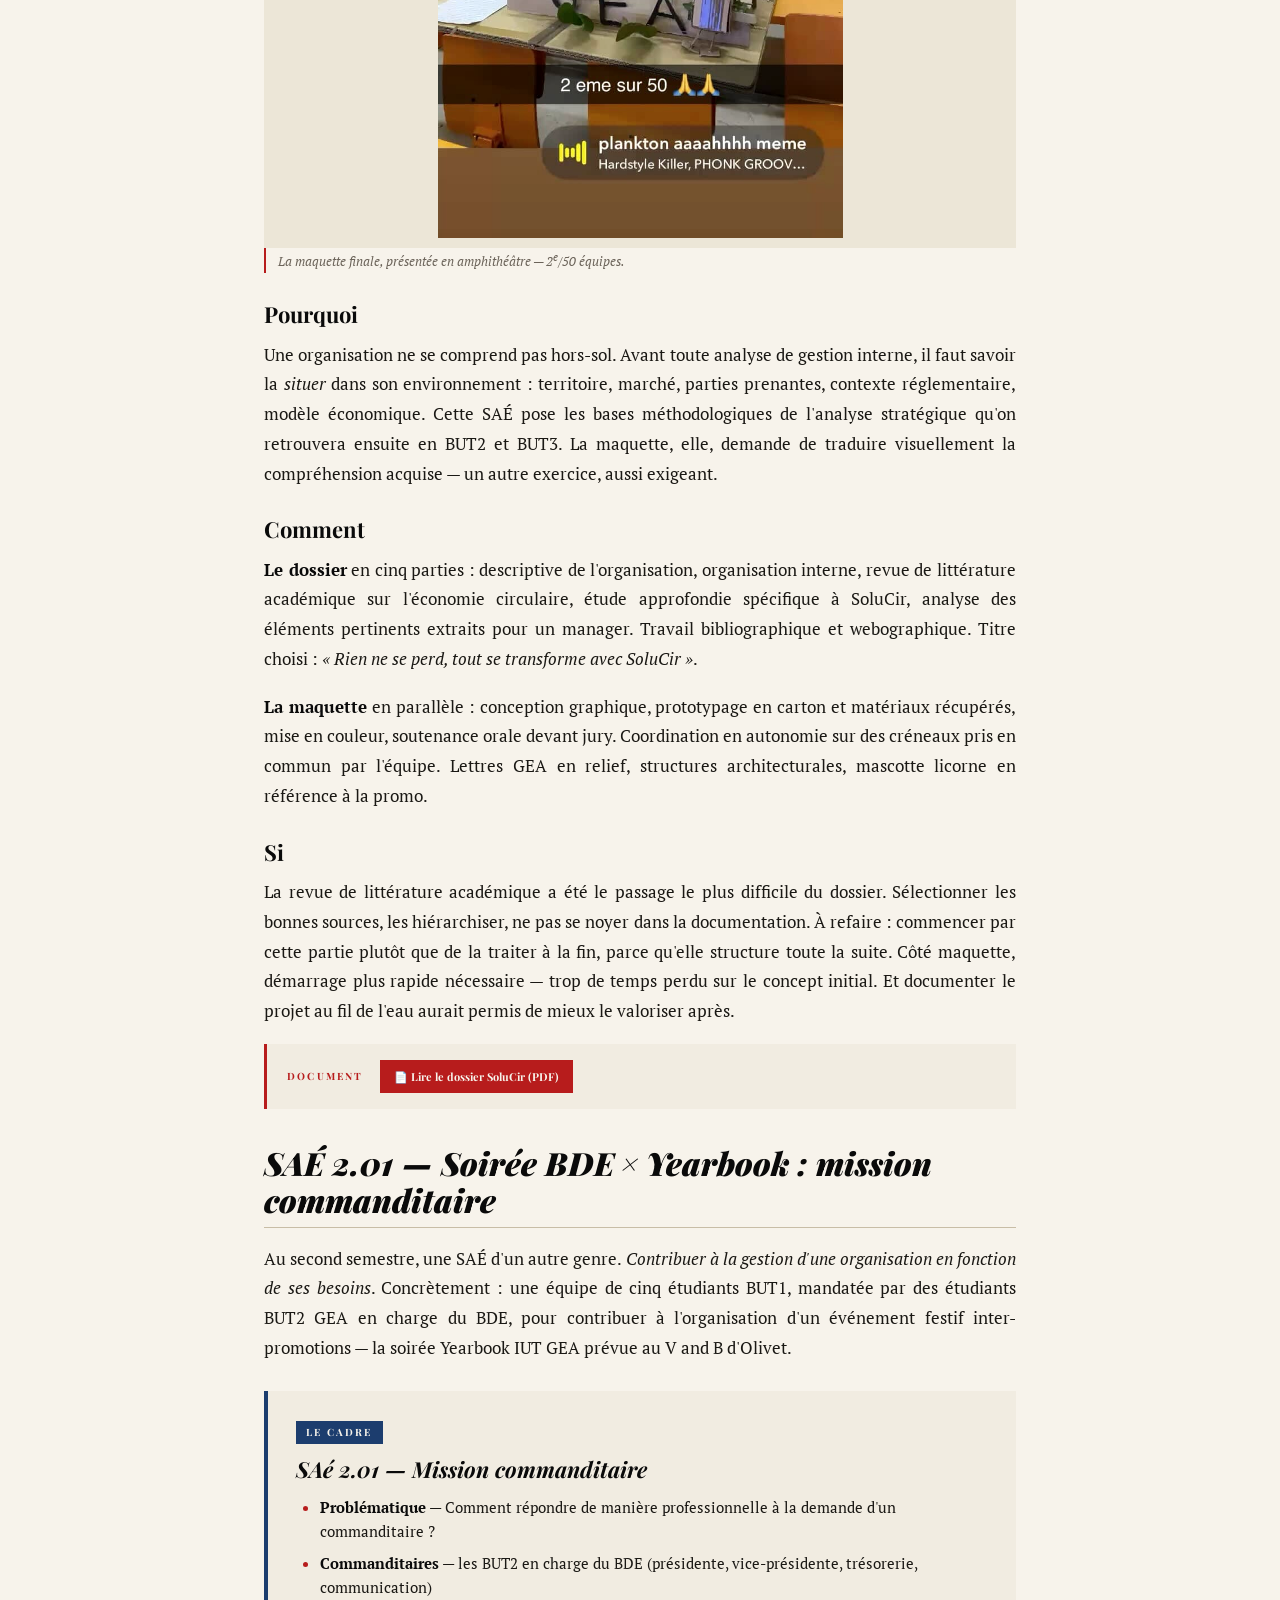
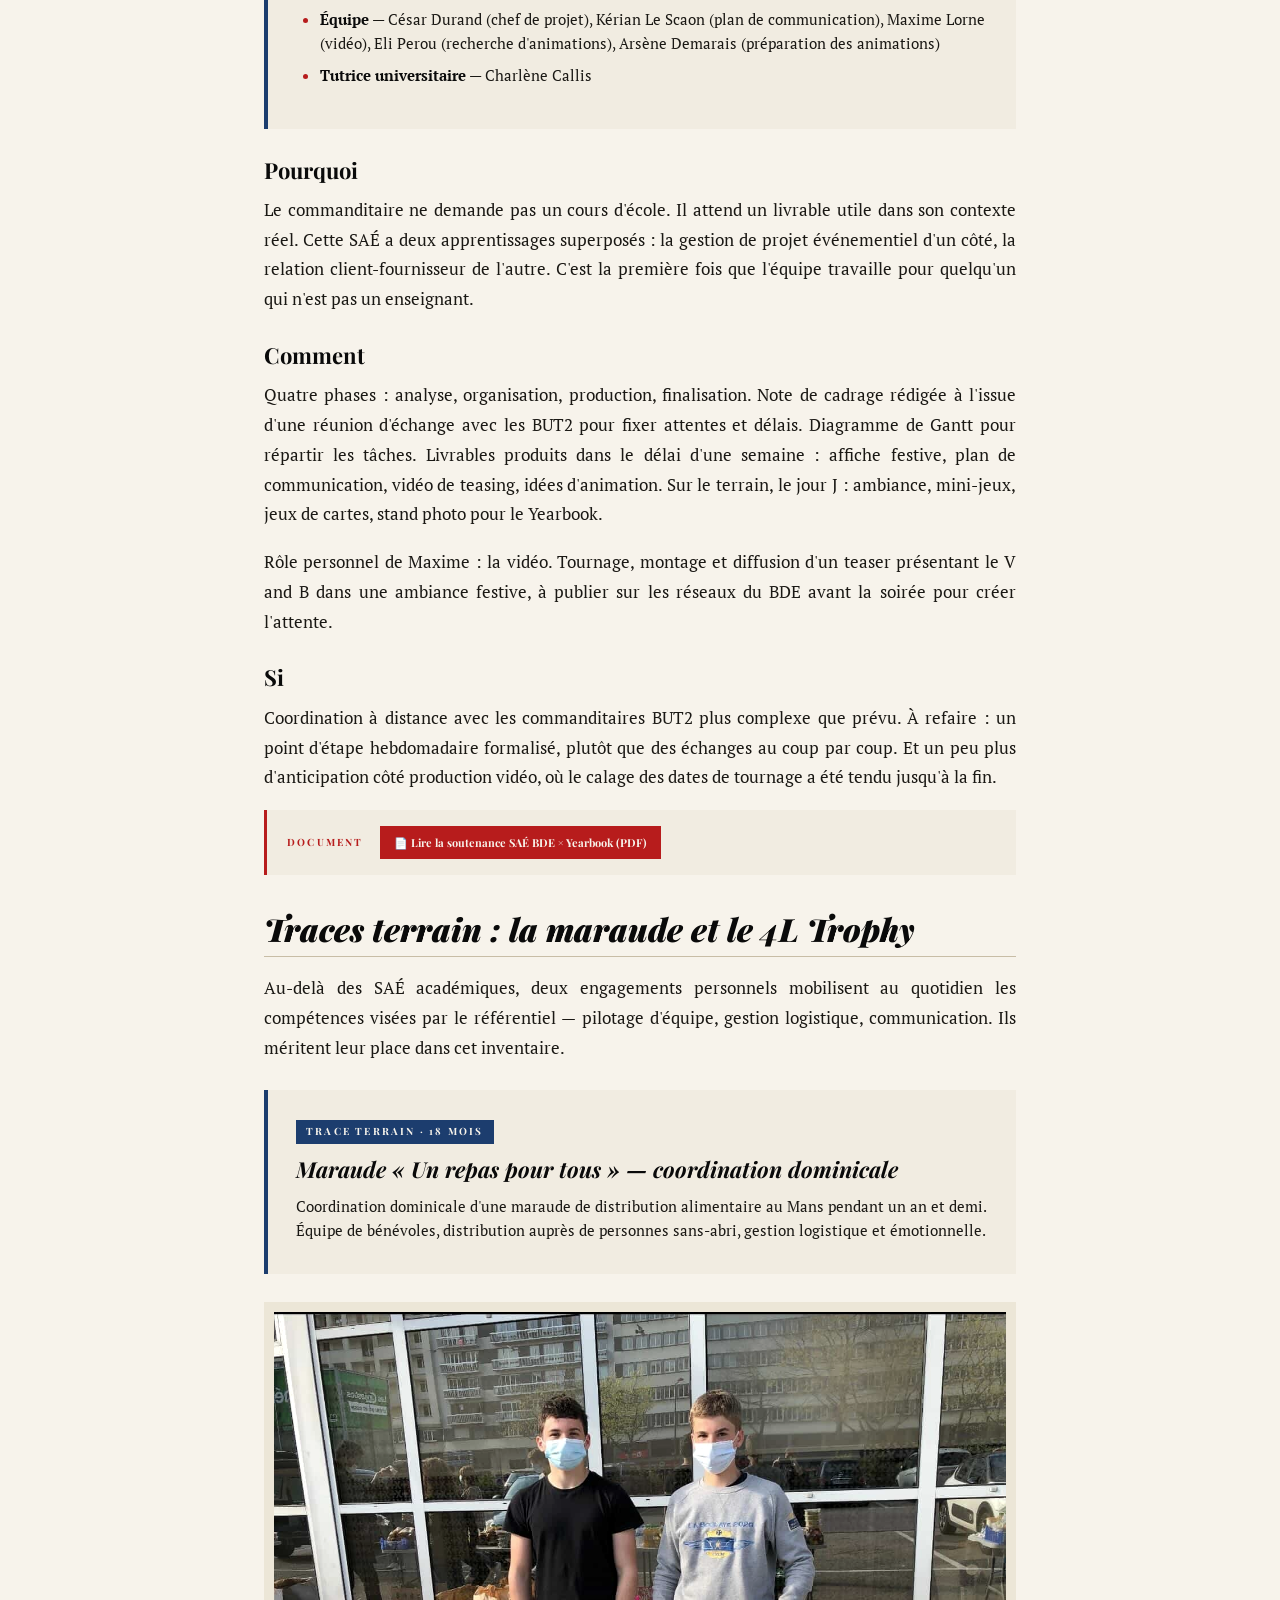
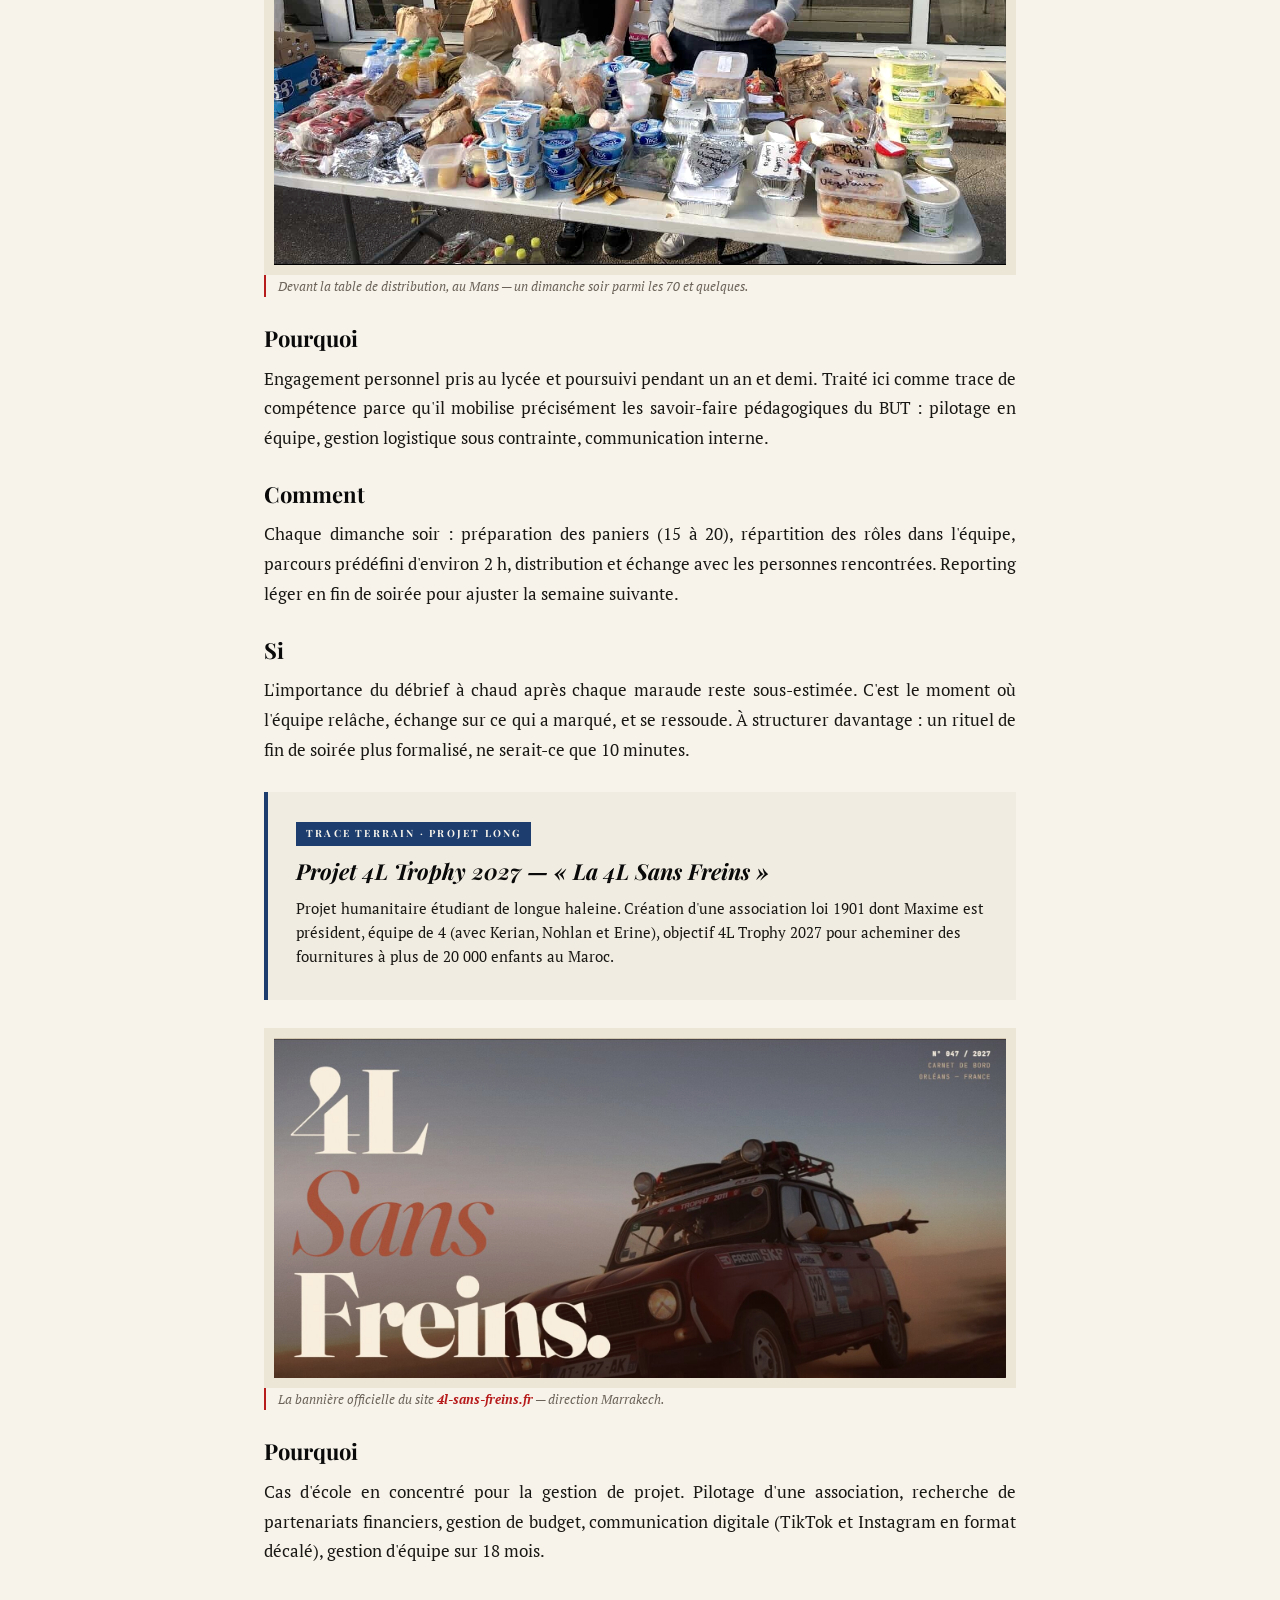
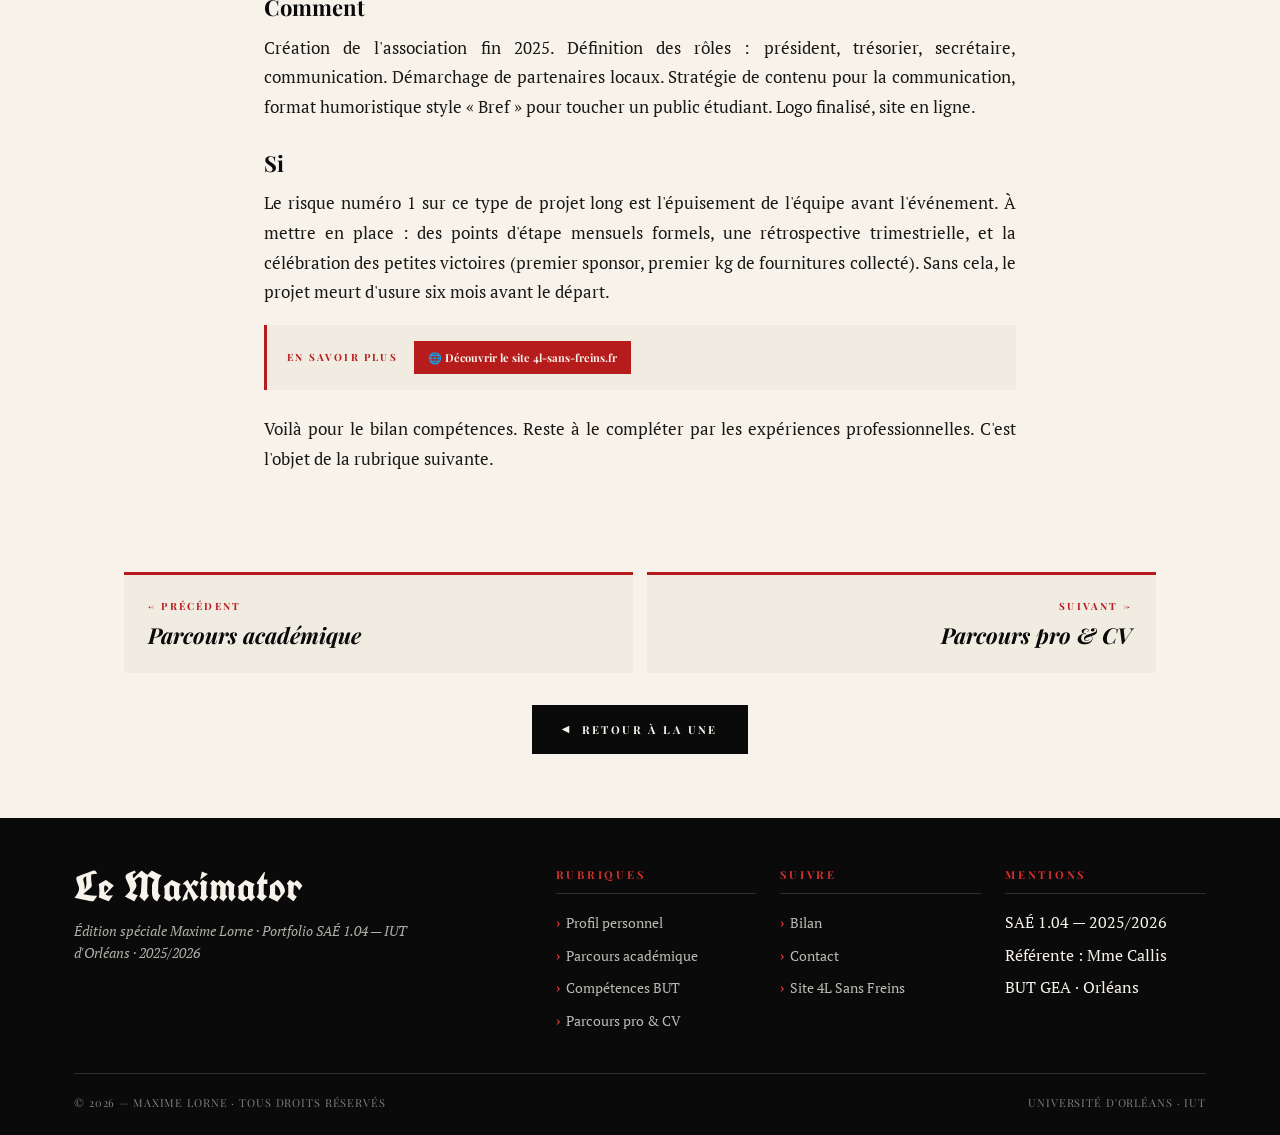
<file: articles/competences.html>
<!DOCTYPE html>
<html lang="fr">
<head>
<meta charset="UTF-8">
<meta name="viewport" content="width=device-width, initial-scale=1.0">
<title>Compétences BUT · Le Maximator · Édition Maxime Lorne</title>
<link rel="preconnect" href="https://fonts.googleapis.com">
<link rel="preconnect" href="https://fonts.gstatic.com" crossorigin>
<link href="https://fonts.googleapis.com/css2?family=Playfair+Display:ital,wght@0,400;0,700;0,900;1,400;1,700;1,900&family=PT+Serif:ital,wght@0,400;0,700;1,400;1,700&family=UnifrakturCook:wght@700&display=swap" rel="stylesheet">
<link rel="stylesheet" href="../css/common.css">
<link rel="stylesheet" href="../css/article.css">
</head>
<body>

<div class="figaro-meta">
  <div class="figaro-meta__inner">
    <div class="figaro-meta__left">
      <span class="figaro-meta__price">Édition spéciale portfolio</span>
      <span>·</span>
      <span>Vendredi 22 mai 2026</span>
      <span>·</span>
      <span>N° 67</span>
    </div>
    <div class="figaro-meta__right">
      <span class="figaro-meta__edition">Cahier · Compétences</span><button class="theme-toggle" type="button" aria-label="Basculer mode jour/nuit" title="Mode jour/nuit"><span class="theme-toggle__icon icon-moon">☾</span><span class="theme-toggle__icon icon-sun">☀</span></button>
    </div>
  </div>
</div>

<header class="masthead">
  <h1 class="masthead__title"><a href="../index.html">Le Maximator</a></h1>
  <p class="masthead__subtitle">Toute la vérité sur un étudiant de 20 ans (ou presque)</p>
</header>

<nav class="rubriques">
  <div class="rubriques__inner">
    <a href="../index.html" class="rubriques__home">Retour à la Une</a>
    <button class="menu-toggle"><span></span><span></span><span></span></button>
    <ul class="rubriques__list">
      <li><a href="../index.html">À la Une</a></li>
      <li><a href="profil.html">Profil</a></li>
      <li><a href="parcours-academique.html">Parcours</a></li>
      <li><a href="competences.html" class="is-active">Compétences</a></li>
      <li><a href="parcours-pro.html">Pro</a></li>
      <li><a href="conclusion.html">Bilan</a></li>
      <li><a href="contact.html">Contact</a></li>
    </ul>
  </div>
</nav>

<div class="breadcrumb">
  <div class="breadcrumb__inner">
    <a href="../index.html">À la Une</a>
    <span class="breadcrumb__sep">›</span>
    <span class="breadcrumb__current">Compétences BUT</span>
  </div>
</div>

<div class="article-hero">
  <span class="article-hero__rubrique article-hero__rubrique--ink">Cahier · Compétences</span>
  <h1 class="article-hero__title">Les SAÉ du semestre : <em>l'inventaire d'une première année</em></h1>
  <p class="article-hero__chapeau">
    Les Situations d'Apprentissage et d'Évaluation du semestre, complétées par les engagements terrain de
    longue durée. Sur chaque trace, la même grille réflexive : Pourquoi, Comment, Si.
  </p>
  <div class="article-hero__meta">
    <span class="article-hero__by">par la rédaction</span>
    <span class="article-hero__date">Publié le 22 mai 2026</span>
    <span class="article-hero__reading">Lecture : 12 min</span>
  </div>
</div>

<div class="article-image">
  <div class="article-image__wrap">
    <img src="../images/sae-2e-sur-50.jpg" alt="Maquette SAÉ 2e sur 50">
  </div>
  <p class="article-image__caption"><span>Trace majeure</span>La maquette de la SAÉ 1.04, classée 2<sup>e</sup>/50. Lettres GEA en relief, structures architecturales, mascotte licorne en référence à la promo.</p>
</div>

<article class="article-body">
  <p>Cette rubrique constitue la colonne vertébrale du portfolio. Le référentiel BUT GEA attend précisément
  ce qui suit : une mise en regard entre les compétences visées et les productions concrètes du semestre,
  avec une analyse réflexive sur chaque trace.</p>

  <div class="article-box">
    <span class="article-box__tag">La méthode</span>
    <h4>Démarche réflexive Pourquoi / Comment / Si</h4>
    <ul>
      <li><strong>Pourquoi</strong> — quelle compétence du référentiel est visée, et pour répondre à quel
      besoin réel ?</li>
      <li><strong>Comment</strong> — quelle méthode, quels outils, quelle organisation pour produire la trace ?</li>
      <li><strong>Si</strong> — qu'est-ce qui serait fait autrement, qu'est-ce qui a manqué, comment progresser ?</li>
    </ul>
  </div>

  <!-- ========== SAÉ GEYA WEEK : DOSSIER SOLUCIR + MAQUETTE ========== -->
  <h2 id="sae-geya">GEYA Week — Dossier SoluCir &amp; maquette « GEA »</h2>

  <p>Une semaine intensive organisée par l'IUT, articulée autour d'un cas concret. Trois jours
  d'interventions encadrées par des enseignants spécialistes, puis la production de deux livrables
  liés : un <strong>dossier d'analyse</strong> sur une organisation imposée, et une <strong>maquette
  en volume</strong> défendue en amphithéâtre. Équipe de Maxime : Kérian Le Scaon, César Durand.
  Organisation étudiée : <strong>SoluCir</strong>, association basée en Savoie qui fédère les acteurs
  locaux de l'économie circulaire. Classement final pour la maquette : <strong>deuxième place sur
  cinquante équipes</strong>.</p>

  <div class="article-box">
    <span class="article-box__tag">Le cadre</span>
    <h4>GEYA Week — « Situer une organisation dans son environnement »</h4>
    <ul>
      <li><strong>Format</strong> — semaine pleine, équipes de 3, deux livrables liés (dossier
      d'analyse + maquette de soutenance)</li>
      <li><strong>Encadrement</strong> — M. Lairaudat (référent), interventions de M. Gauthier-Picard,
      M. Robert, Mme Arbaoui, Mme Aubisse, M. Peyronnet</li>
      <li><strong>Sujet équipe 9</strong> — SoluCir, association créée en 2020 (Savoie), 3 à 5
      salariés, économie circulaire</li>
      <li><strong>Résultat maquette</strong> — 2<sup>e</sup> place sur 50 équipes</li>
    </ul>
  </div>

  <div class="article-photo">
    <div class="article-photo__wrap">
      <img src="../images/sae-2e-sur-50.jpg" alt="Maquette GEA présentée en amphithéâtre">
    </div>
    <p class="article-photo__caption">La maquette finale, présentée en amphithéâtre — 2<sup>e</sup>/50 équipes.</p>
  </div>

  <h3>Pourquoi</h3>
  <p>Une organisation ne se comprend pas hors-sol. Avant toute analyse de gestion interne, il faut
  savoir la <em>situer</em> dans son environnement : territoire, marché, parties prenantes, contexte
  réglementaire, modèle économique. Cette SAÉ pose les bases méthodologiques de l'analyse stratégique
  qu'on retrouvera ensuite en BUT2 et BUT3. La maquette, elle, demande de traduire visuellement la
  compréhension acquise — un autre exercice, aussi exigeant.</p>

  <h3>Comment</h3>
  <p><strong>Le dossier</strong> en cinq parties : descriptive de l'organisation, organisation interne,
  revue de littérature académique sur l'économie circulaire, étude approfondie spécifique à SoluCir,
  analyse des éléments pertinents extraits pour un manager. Travail bibliographique et webographique.
  Titre choisi : <em>« Rien ne se perd, tout se transforme avec SoluCir »</em>.</p>

  <p><strong>La maquette</strong> en parallèle : conception graphique, prototypage en carton et
  matériaux récupérés, mise en couleur, soutenance orale devant jury. Coordination en autonomie sur
  des créneaux pris en commun par l'équipe. Lettres GEA en relief, structures architecturales, mascotte
  licorne en référence à la promo.</p>

  <h3>Si</h3>
  <p>La revue de littérature académique a été le passage le plus difficile du dossier. Sélectionner les
  bonnes sources, les hiérarchiser, ne pas se noyer dans la documentation. À refaire : commencer par
  cette partie plutôt que de la traiter à la fin, parce qu'elle structure toute la suite. Côté maquette,
  démarrage plus rapide nécessaire — trop de temps perdu sur le concept initial. Et documenter le projet
  au fil de l'eau aurait permis de mieux le valoriser après.</p>

  <div class="proof-bar">
    <span class="proof-bar__label">Document</span>
    <a href="../docs/Dossier_SoluCir.pdf" class="proof-pill proof-pill--cta" target="_blank" rel="noopener">📄 Lire le dossier SoluCir (PDF)</a>
  </div>

  <!-- ========== SAÉ BDE YEARBOOK ========== -->
  <h2 id="sae-bde">SAÉ 2.01 — Soirée BDE × Yearbook : mission commanditaire</h2>

  <p>Au second semestre, une SAÉ d'un autre genre. <em>Contribuer à la gestion d'une organisation en
  fonction de ses besoins</em>. Concrètement : une équipe de cinq étudiants BUT1, mandatée par des étudiants
  BUT2 GEA en charge du BDE, pour contribuer à l'organisation d'un événement festif inter-promotions —
  la soirée Yearbook IUT GEA prévue au V and B d'Olivet.</p>

  <div class="article-box">
    <span class="article-box__tag">Le cadre</span>
    <h4>SAé 2.01 — Mission commanditaire</h4>
    <ul>
      <li><strong>Problématique</strong> — Comment répondre de manière professionnelle à la demande d'un
      commanditaire ?</li>
      <li><strong>Commanditaires</strong> — les BUT2 en charge du BDE (présidente, vice-présidente,
      trésorerie, communication)</li>
      <li><strong>Équipe</strong> — César Durand (chef de projet), Kérian Le Scaon (plan de communication),
      Maxime Lorne (vidéo), Eli Perou (recherche d'animations), Arsène Demarais (préparation des animations)</li>
      <li><strong>Tutrice universitaire</strong> — Charlène Callis</li>
    </ul>
  </div>

  <h3>Pourquoi</h3>
  <p>Le commanditaire ne demande pas un cours d'école. Il attend un livrable utile dans son contexte réel.
  Cette SAÉ a deux apprentissages superposés : la gestion de projet événementiel d'un côté, la relation
  client-fournisseur de l'autre. C'est la première fois que l'équipe travaille pour quelqu'un qui n'est
  pas un enseignant.</p>

  <h3>Comment</h3>
  <p>Quatre phases : analyse, organisation, production, finalisation. Note de cadrage rédigée à l'issue
  d'une réunion d'échange avec les BUT2 pour fixer attentes et délais. Diagramme de Gantt pour répartir
  les tâches. Livrables produits dans le délai d'une semaine : affiche festive, plan de communication,
  vidéo de teasing, idées d'animation. Sur le terrain, le jour J : ambiance, mini-jeux, jeux de cartes,
  stand photo pour le Yearbook.</p>

  <p>Rôle personnel de Maxime : la vidéo. Tournage, montage et diffusion d'un teaser présentant le V and B
  dans une ambiance festive, à publier sur les réseaux du BDE avant la soirée pour créer l'attente.</p>

  <h3>Si</h3>
  <p>Coordination à distance avec les commanditaires BUT2 plus complexe que prévu. À refaire : un point
  d'étape hebdomadaire formalisé, plutôt que des échanges au coup par coup. Et un peu plus d'anticipation
  côté production vidéo, où le calage des dates de tournage a été tendu jusqu'à la fin.</p>

  <div class="proof-bar">
    <span class="proof-bar__label">Document</span>
    <a href="../docs/SAe_BDE_Yearbook.pdf" class="proof-pill proof-pill--cta" target="_blank" rel="noopener">📄 Lire la soutenance SAÉ BDE × Yearbook (PDF)</a>
  </div>

  <!-- ========== TRACES TERRAIN ========== -->
  <h2 id="terrain">Traces terrain : la maraude et le 4L Trophy</h2>

  <p>Au-delà des SAÉ académiques, deux engagements personnels mobilisent au quotidien les compétences
  visées par le référentiel — pilotage d'équipe, gestion logistique, communication. Ils méritent leur
  place dans cet inventaire.</p>

  <!-- MARAUDE -->
  <div class="article-box">
    <span class="article-box__tag">Trace terrain · 18 mois</span>
    <h4>Maraude « Un repas pour tous » — coordination dominicale</h4>
    <p>Coordination dominicale d'une maraude de distribution alimentaire au Mans pendant un an et demi.
    Équipe de bénévoles, distribution auprès de personnes sans-abri, gestion logistique et émotionnelle.</p>
  </div>

  <div class="article-photo">
    <div class="article-photo__wrap">
      <img src="../images/maraude.jpg" alt="Devant la table de distribution alimentaire de la maraude">
    </div>
    <p class="article-photo__caption">Devant la table de distribution, au Mans — un dimanche soir parmi les 70 et quelques.</p>
  </div>

  <h3>Pourquoi</h3>
  <p>Engagement personnel pris au lycée et poursuivi pendant un an et demi. Traité ici comme trace de
  compétence parce qu'il mobilise précisément les savoir-faire pédagogiques du BUT : pilotage en équipe,
  gestion logistique sous contrainte, communication interne.</p>

  <h3>Comment</h3>
  <p>Chaque dimanche soir : préparation des paniers (15 à 20), répartition des rôles dans l'équipe, parcours
  prédéfini d'environ 2 h, distribution et échange avec les personnes rencontrées. Reporting léger en fin
  de soirée pour ajuster la semaine suivante.</p>

  <h3>Si</h3>
  <p>L'importance du débrief à chaud après chaque maraude reste sous-estimée. C'est le moment où l'équipe
  relâche, échange sur ce qui a marqué, et se ressoude. À structurer davantage : un rituel de fin de soirée
  plus formalisé, ne serait-ce que 10 minutes.</p>

  <!-- 4L TROPHY -->
  <div class="article-box">
    <span class="article-box__tag">Trace terrain · Projet long</span>
    <h4>Projet 4L Trophy 2027 — « La 4L Sans Freins »</h4>
    <p>Projet humanitaire étudiant de longue haleine. Création d'une association loi 1901 dont Maxime est
    président, équipe de 4 (avec Kerian, Nohlan et Erine), objectif 4L Trophy 2027 pour acheminer des
    fournitures à plus de 20 000 enfants au Maroc.</p>
  </div>

  <div class="article-photo">
    <div class="article-photo__wrap">
      <img src="../images/4l-sans-freins.jpg" alt="Bannière 4L Sans Freins">
    </div>
    <p class="article-photo__caption">La bannière officielle du site <a href="https://l.instagram.com/?u=https%3A%2F%2Fmaxlrn20-cmd.github.io%2F4l-sans-freins%2F%3Futm_source%3Dig%26utm_medium%3Dsocial%26utm_content%3Dlink_in_bio%26fbclid%3DPAZXh0bgNhZW0CMTEAcGRvZgJzcnRjBmFwcF9pZA85MzY2MTk3NDMzOTI0NTkAAae2_Dt_9MeqIDEkcHFChroG-R3Mh6tFtmlXxD1CNIJlE9sZEijstxWKugb8YQ_aem_kaBqB7wumsuzk2M-er-bxw&amp;e=AUBLCw8bnfHfUbjDV4M_W52XAJJ_nLjOqEHR2JYfnEpYNxP_AtM5BR0xgbh7jt7_NLvMg0esQV8TCCgDfTbUWOiscCtUUCIAo4NbqLVCe9_p2paq9p-qRuuZBhR_0zzZpgVTqfQvt2-YIlaqmdR4w9s" style="color: var(--figaro-red); font-weight: 700;">4l-sans-freins.fr</a> — direction Marrakech.</p>
  </div>

  <h3>Pourquoi</h3>
  <p>Cas d'école en concentré pour la gestion de projet. Pilotage d'une association, recherche de
  partenariats financiers, gestion de budget, communication digitale (TikTok et Instagram en format
  décalé), gestion d'équipe sur 18 mois.</p>

  <h3>Comment</h3>
  <p>Création de l'association fin 2025. Définition des rôles : président, trésorier, secrétaire,
  communication. Démarchage de partenaires locaux. Stratégie de contenu pour la communication, format
  humoristique style « Bref » pour toucher un public étudiant. Logo finalisé, site en ligne.</p>

  <h3>Si</h3>
  <p>Le risque numéro 1 sur ce type de projet long est l'épuisement de l'équipe avant l'événement. À mettre
  en place : des points d'étape mensuels formels, une rétrospective trimestrielle, et la célébration des
  petites victoires (premier sponsor, premier kg de fournitures collecté). Sans cela, le projet meurt
  d'usure six mois avant le départ.</p>

  <div class="proof-bar">
    <span class="proof-bar__label">En savoir plus</span>
    <a href="https://l.instagram.com/?u=https%3A%2F%2Fmaxlrn20-cmd.github.io%2F4l-sans-freins%2F%3Futm_source%3Dig%26utm_medium%3Dsocial%26utm_content%3Dlink_in_bio%26fbclid%3DPAZXh0bgNhZW0CMTEAcGRvZgJzcnRjBmFwcF9pZA85MzY2MTk3NDMzOTI0NTkAAae2_Dt_9MeqIDEkcHFChroG-R3Mh6tFtmlXxD1CNIJlE9sZEijstxWKugb8YQ_aem_kaBqB7wumsuzk2M-er-bxw&amp;e=AUBLCw8bnfHfUbjDV4M_W52XAJJ_nLjOqEHR2JYfnEpYNxP_AtM5BR0xgbh7jt7_NLvMg0esQV8TCCgDfTbUWOiscCtUUCIAo4NbqLVCe9_p2paq9p-qRuuZBhR_0zzZpgVTqfQvt2-YIlaqmdR4w9s" class="proof-pill proof-pill--cta">🌐 Découvrir le site 4l-sans-freins.fr</a>
  </div>

  <p>Voilà pour le bilan compétences. Reste à le compléter par les expériences professionnelles. C'est
  l'objet de la rubrique suivante.</p>
</article>

<div class="article-nav">
  <a href="parcours-academique.html" class="article-nav__item article-nav__item--prev">
    <span class="article-nav__dir">← Précédent</span>
    <h4 class="article-nav__title">Parcours académique</h4>
  </a>
  <a href="parcours-pro.html" class="article-nav__item article-nav__item--next">
    <span class="article-nav__dir">Suivant →</span>
    <h4 class="article-nav__title">Parcours pro & CV</h4>
  </a>
</div>

<div class="back-to-une">
  <a href="../index.html" class="back-to-une__btn">Retour à la Une</a>
</div>

<footer class="figaro-footer">
  <div class="container">
    <div class="figaro-footer__top">
      <div class="figaro-footer__brand">
        <h3>Le Maximator</h3>
        <p>Édition spéciale Maxime Lorne · Portfolio SAÉ 1.04 — IUT d'Orléans · 2025/2026</p>
      </div>
      <div class="figaro-footer__nav">
        <div class="figaro-footer__col">
          <h4>Rubriques</h4>
          <ul>
            <li><a href="profil.html">Profil personnel</a></li>
            <li><a href="parcours-academique.html">Parcours académique</a></li>
            <li><a href="competences.html">Compétences BUT</a></li>
            <li><a href="parcours-pro.html">Parcours pro & CV</a></li>
          </ul>
        </div>
        <div class="figaro-footer__col">
          <h4>Suivre</h4>
          <ul>
            <li><a href="conclusion.html">Bilan</a></li>
            <li><a href="contact.html">Contact</a></li>
            <li><a href="https://l.instagram.com/?u=https%3A%2F%2Fmaxlrn20-cmd.github.io%2F4l-sans-freins%2F%3Futm_source%3Dig%26utm_medium%3Dsocial%26utm_content%3Dlink_in_bio%26fbclid%3DPAZXh0bgNhZW0CMTEAcGRvZgJzcnRjBmFwcF9pZA85MzY2MTk3NDMzOTI0NTkAAae2_Dt_9MeqIDEkcHFChroG-R3Mh6tFtmlXxD1CNIJlE9sZEijstxWKugb8YQ_aem_kaBqB7wumsuzk2M-er-bxw&amp;e=AUBLCw8bnfHfUbjDV4M_W52XAJJ_nLjOqEHR2JYfnEpYNxP_AtM5BR0xgbh7jt7_NLvMg0esQV8TCCgDfTbUWOiscCtUUCIAo4NbqLVCe9_p2paq9p-qRuuZBhR_0zzZpgVTqfQvt2-YIlaqmdR4w9s">Site 4L Sans Freins</a></li>
          </ul>
        </div>
        <div class="figaro-footer__col">
          <h4>Mentions</h4>
          <ul>
            <li>SAÉ 1.04 — 2025/2026</li>
            <li>Référente : Mme Callis</li>
            <li>BUT GEA · Orléans</li>
          </ul>
        </div>
      </div>
    </div>
    <div class="figaro-footer__bottom">
      <span>© 2026 — Maxime Lorne · Tous droits réservés</span>
      <span>Université d'Orléans · IUT</span>
    </div>
  </div>
</footer>

<script src="../js/main.js"></script>
</body>
</html>
</file>
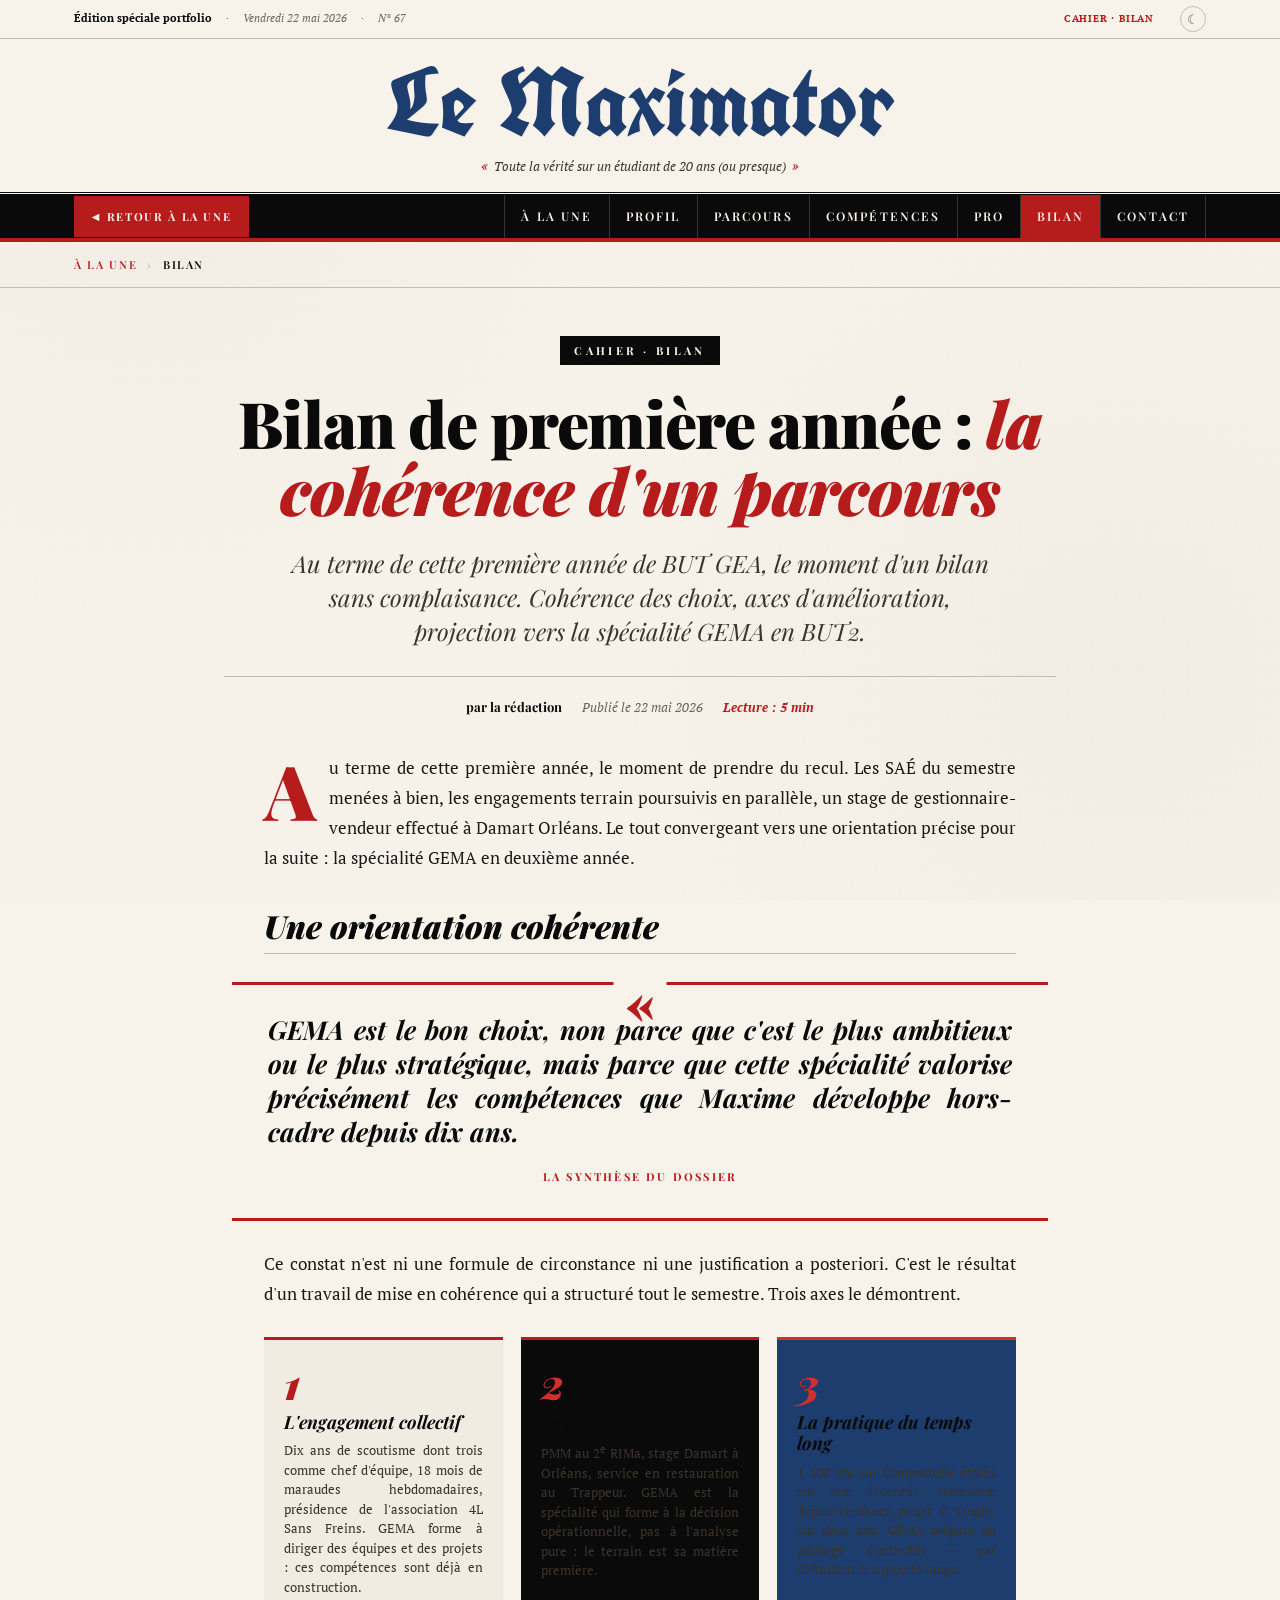
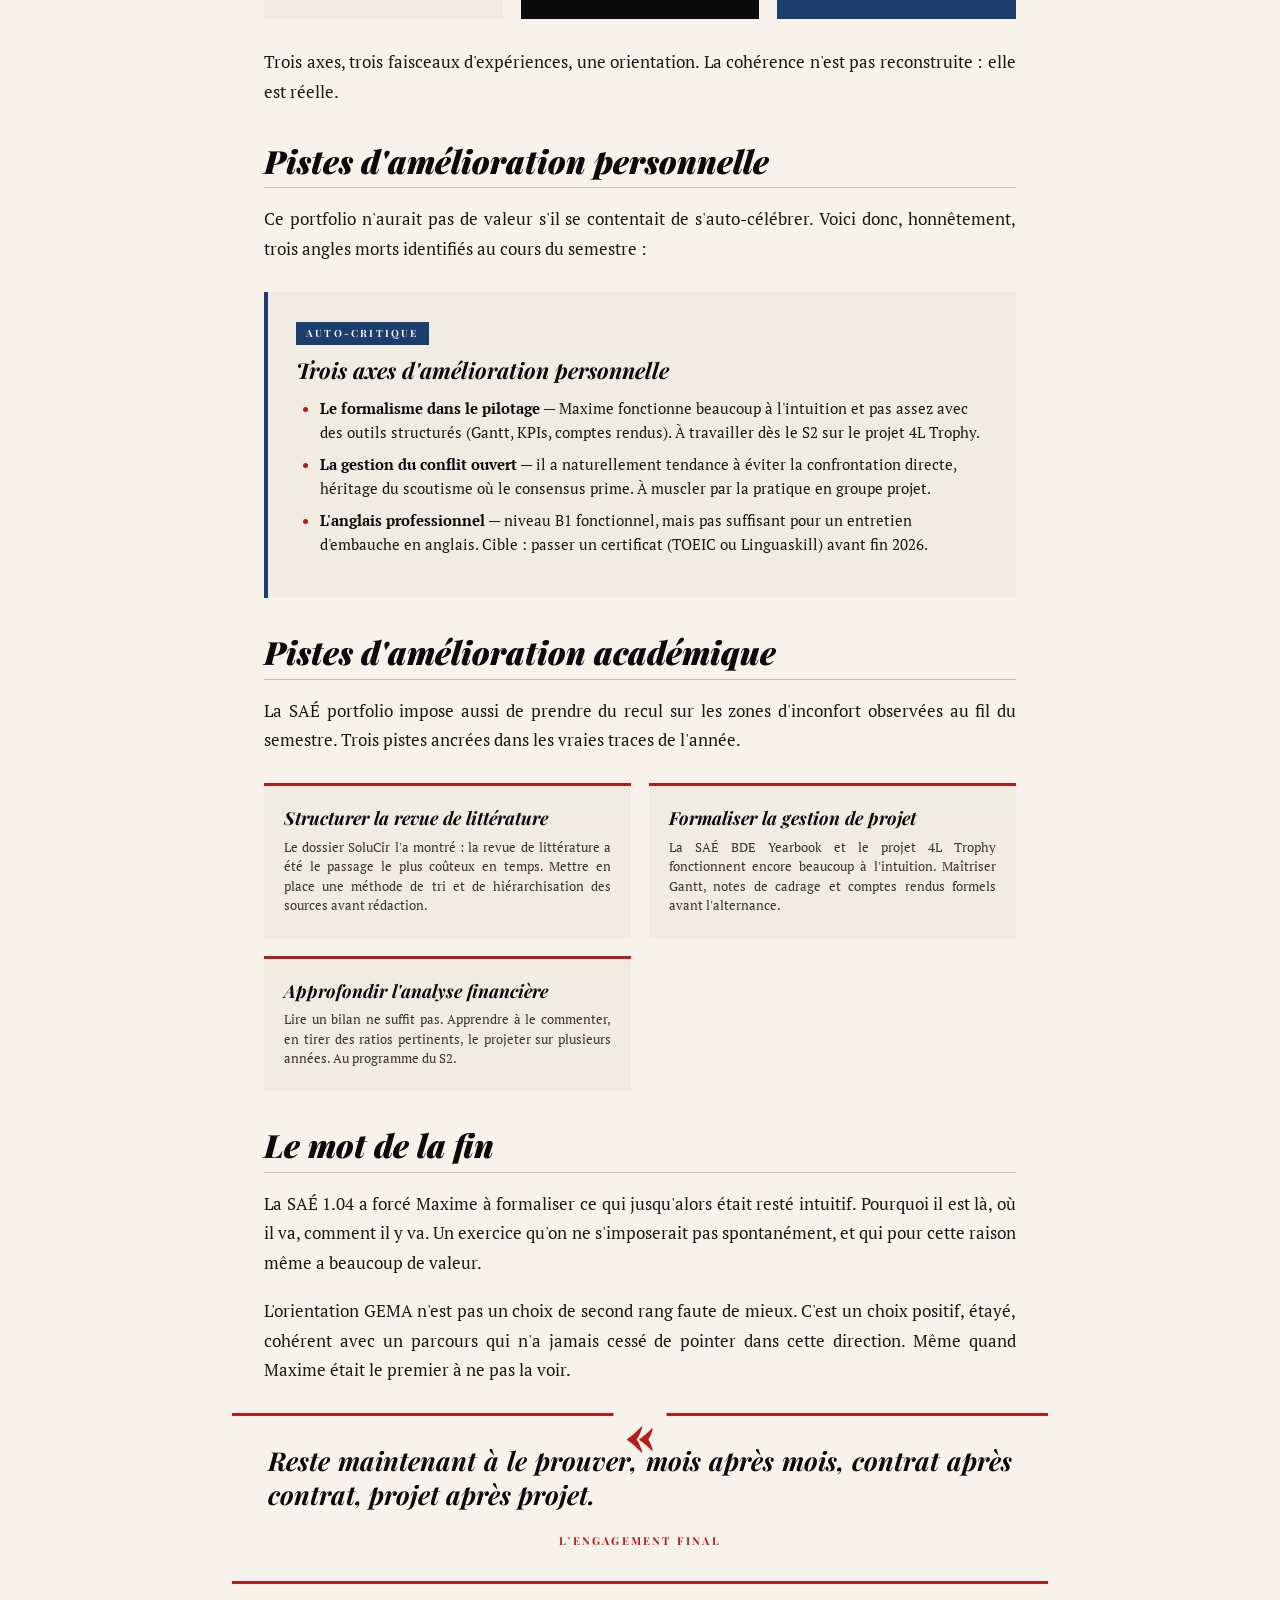
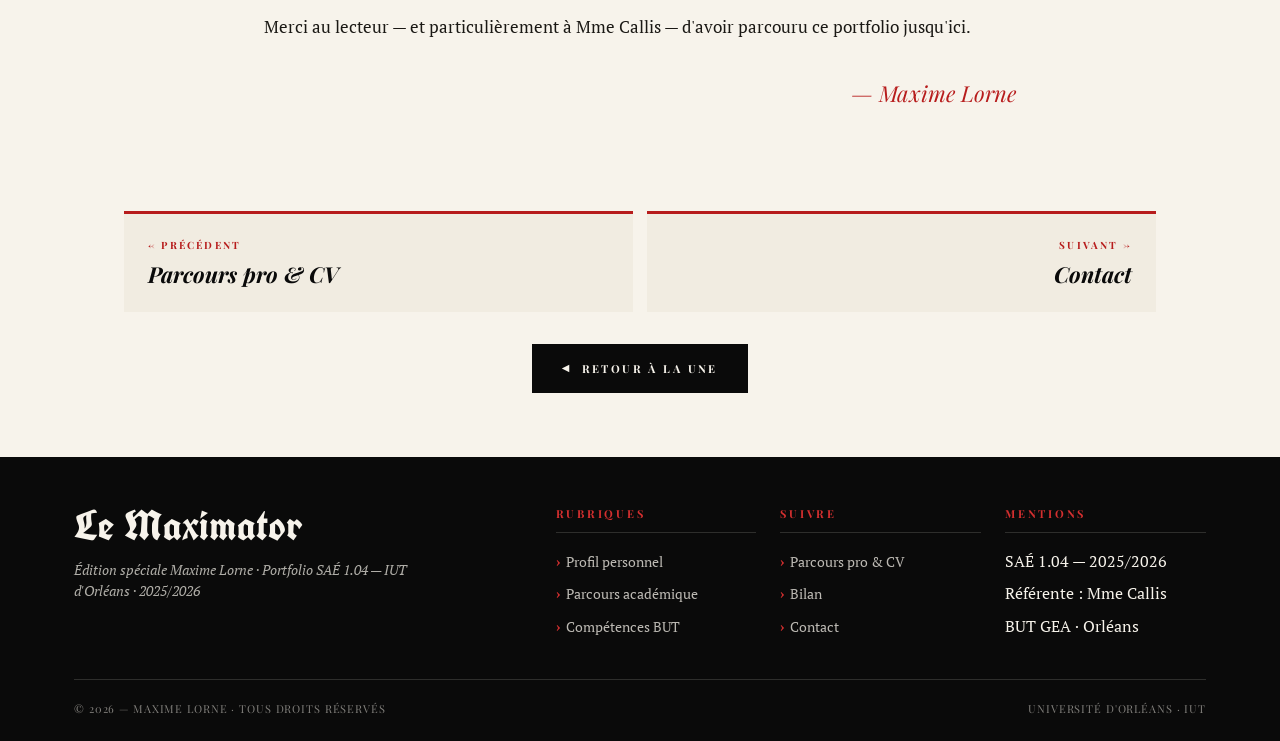
<file: articles/conclusion.html>
<!DOCTYPE html>
<html lang="fr">
<head>
<meta charset="UTF-8">
<meta name="viewport" content="width=device-width, initial-scale=1.0">
<title>Bilan · Le Maximator · Édition Maxime Lorne</title>
<link rel="preconnect" href="https://fonts.googleapis.com">
<link rel="preconnect" href="https://fonts.gstatic.com" crossorigin>
<link href="https://fonts.googleapis.com/css2?family=Playfair+Display:ital,wght@0,400;0,700;0,900;1,400;1,700;1,900&family=PT+Serif:ital,wght@0,400;0,700;1,400;1,700&family=UnifrakturCook:wght@700&display=swap" rel="stylesheet">
<link rel="stylesheet" href="../css/common.css">
<link rel="stylesheet" href="../css/article.css">
</head>
<body>

<div class="figaro-meta">
  <div class="figaro-meta__inner">
    <div class="figaro-meta__left">
      <span class="figaro-meta__price">Édition spéciale portfolio</span>
      <span>·</span>
      <span>Vendredi 22 mai 2026</span>
      <span>·</span>
      <span>N° 67</span>
    </div>
    <div class="figaro-meta__right">
      <span class="figaro-meta__edition">Cahier · Bilan</span><button class="theme-toggle" type="button" aria-label="Basculer mode jour/nuit" title="Mode jour/nuit"><span class="theme-toggle__icon icon-moon">☾</span><span class="theme-toggle__icon icon-sun">☀</span></button>
    </div>
  </div>
</div>

<header class="masthead">
  <h1 class="masthead__title"><a href="../index.html">Le Maximator</a></h1>
  <p class="masthead__subtitle">Toute la vérité sur un étudiant de 20 ans (ou presque)</p>
</header>

<nav class="rubriques">
  <div class="rubriques__inner">
    <a href="../index.html" class="rubriques__home">Retour à la Une</a>
    <button class="menu-toggle"><span></span><span></span><span></span></button>
    <ul class="rubriques__list">
      <li><a href="../index.html">À la Une</a></li>
      <li><a href="profil.html">Profil</a></li>
      <li><a href="parcours-academique.html">Parcours</a></li>
      <li><a href="competences.html">Compétences</a></li>
      <li><a href="parcours-pro.html">Pro</a></li>
      <li><a href="conclusion.html" class="is-active">Bilan</a></li>
      <li><a href="contact.html">Contact</a></li>
    </ul>
  </div>
</nav>

<div class="breadcrumb">
  <div class="breadcrumb__inner">
    <a href="../index.html">À la Une</a>
    <span class="breadcrumb__sep">›</span>
    <span class="breadcrumb__current">Bilan</span>
  </div>
</div>

<div class="article-hero">
  <span class="article-hero__rubrique article-hero__rubrique--ink">Cahier · Bilan</span>
  <h1 class="article-hero__title">Bilan de première année : <em>la cohérence d'un parcours</em></h1>
  <p class="article-hero__chapeau">
    Au terme de cette première année de BUT GEA, le moment d'un bilan sans complaisance. Cohérence des
    choix, axes d'amélioration, projection vers la spécialité GEMA en BUT2.
  </p>
  <div class="article-hero__meta">
    <span class="article-hero__by">par la rédaction</span>
    <span class="article-hero__date">Publié le 22 mai 2026</span>
    <span class="article-hero__reading">Lecture : 5 min</span>
  </div>
</div>

<article class="article-body">
  <p>Au terme de cette première année, le moment de prendre du recul. Les SAÉ du semestre menées à bien,
  les engagements terrain poursuivis en parallèle, un stage de gestionnaire-vendeur effectué à Damart
  Orléans. Le tout convergeant vers une orientation précise pour la suite : la spécialité GEMA en
  deuxième année.</p>

  <h2>Une orientation cohérente</h2>

  <div class="pull-quote">
    <p>GEMA est le bon choix, non parce que c'est le plus ambitieux ou le plus stratégique, mais parce que
    cette spécialité valorise précisément les compétences que Maxime développe hors-cadre depuis dix ans.</p>
    <cite>La synthèse du dossier</cite>
  </div>

  <p>Ce constat n'est ni une formule de circonstance ni une justification a posteriori. C'est le résultat
  d'un travail de mise en cohérence qui a structuré tout le semestre. Trois axes le démontrent.</p>

  <div class="article-grid article-grid--3">
    <div class="article-grid__card">
      <div class="article-grid__card-num">1</div>
      <h4>L'engagement collectif</h4>
      <p>Dix ans de scoutisme dont trois comme chef d'équipe, 18 mois de maraudes hebdomadaires, présidence
      de l'association 4L Sans Freins. GEMA forme à diriger des équipes et des projets : ces compétences
      sont déjà en construction.</p>
    </div>
    <div class="article-grid__card article-grid__card--ink">
      <div class="article-grid__card-num">2</div>
      <h4>Le goût du terrain</h4>
      <p>PMM au 2<sup>e</sup> RIMa, stage Damart à Orléans, service en restauration au Trappeur. GEMA est
      la spécialité qui forme à la décision opérationnelle, pas à l'analyse pure : le terrain est sa matière
      première.</p>
    </div>
    <div class="article-grid__card article-grid__card--blue">
      <div class="article-grid__card-num">3</div>
      <h4>La pratique du temps long</h4>
      <p>1 500 km sur Compostelle étalés sur une décennie, scoutisme depuis l'enfance, projet 4L Trophy
      sur deux ans. GEMA prépare au pilotage d'activités — par définition des projets longs.</p>
    </div>
  </div>

  <p>Trois axes, trois faisceaux d'expériences, une orientation. La cohérence n'est pas reconstruite : elle
  est réelle.</p>

  <h2>Pistes d'amélioration personnelle</h2>

  <p>Ce portfolio n'aurait pas de valeur s'il se contentait de s'auto-célébrer. Voici donc, honnêtement,
  trois angles morts identifiés au cours du semestre :</p>

  <div class="article-box">
    <span class="article-box__tag">Auto-critique</span>
    <h4>Trois axes d'amélioration personnelle</h4>
    <ul>
      <li><strong>Le formalisme dans le pilotage</strong> — Maxime fonctionne beaucoup à l'intuition et pas
      assez avec des outils structurés (Gantt, KPIs, comptes rendus). À travailler dès le S2 sur le projet
      4L Trophy.</li>
      <li><strong>La gestion du conflit ouvert</strong> — il a naturellement tendance à éviter la
      confrontation directe, héritage du scoutisme où le consensus prime. À muscler par la pratique en
      groupe projet.</li>
      <li><strong>L'anglais professionnel</strong> — niveau B1 fonctionnel, mais pas suffisant pour un
      entretien d'embauche en anglais. Cible : passer un certificat (TOEIC ou Linguaskill) avant fin 2026.</li>
    </ul>
  </div>

  <h2>Pistes d'amélioration académique</h2>

  <p>La SAÉ portfolio impose aussi de prendre du recul sur les zones d'inconfort observées au fil du
  semestre. Trois pistes ancrées dans les vraies traces de l'année.</p>

  <div class="article-grid">
    <div class="article-grid__card">
      <h4>Structurer la revue de littérature</h4>
      <p>Le dossier SoluCir l'a montré : la revue de littérature a été le passage le plus coûteux en
      temps. Mettre en place une méthode de tri et de hiérarchisation des sources avant rédaction.</p>
    </div>
    <div class="article-grid__card">
      <h4>Formaliser la gestion de projet</h4>
      <p>La SAÉ BDE Yearbook et le projet 4L Trophy fonctionnent encore beaucoup à l'intuition. Maîtriser
      Gantt, notes de cadrage et comptes rendus formels avant l'alternance.</p>
    </div>
    <div class="article-grid__card">
      <h4>Approfondir l'analyse financière</h4>
      <p>Lire un bilan ne suffit pas. Apprendre à le commenter, en tirer des ratios pertinents, le projeter
      sur plusieurs années. Au programme du S2.</p>
    </div>
  </div>

  <h2>Le mot de la fin</h2>

  <p>La SAÉ 1.04 a forcé Maxime à formaliser ce qui jusqu'alors était resté intuitif. Pourquoi il est là,
  où il va, comment il y va. Un exercice qu'on ne s'imposerait pas spontanément, et qui pour cette raison
  même a beaucoup de valeur.</p>

  <p>L'orientation GEMA n'est pas un choix de second rang faute de mieux. C'est un choix positif, étayé,
  cohérent avec un parcours qui n'a jamais cessé de pointer dans cette direction. Même quand Maxime était
  le premier à ne pas la voir.</p>

  <div class="pull-quote">
    <p>Reste maintenant à le prouver, mois après mois, contrat après contrat, projet après projet.</p>
    <cite>L'engagement final</cite>
  </div>

  <p>Merci au lecteur — et particulièrement à Mme Callis — d'avoir parcouru ce portfolio jusqu'ici.</p>

  <p style="text-align: right; font-style: italic; font-family: var(--serif-display); font-size: 22px; color: var(--figaro-red); margin-top: 32px;">— Maxime Lorne</p>
</article>

<div class="article-nav">
  <a href="parcours-pro.html" class="article-nav__item article-nav__item--prev">
    <span class="article-nav__dir">← Précédent</span>
    <h4 class="article-nav__title">Parcours pro & CV</h4>
  </a>
  <a href="contact.html" class="article-nav__item article-nav__item--next">
    <span class="article-nav__dir">Suivant →</span>
    <h4 class="article-nav__title">Contact</h4>
  </a>
</div>

<div class="back-to-une">
  <a href="../index.html" class="back-to-une__btn">Retour à la Une</a>
</div>

<footer class="figaro-footer">
  <div class="container">
    <div class="figaro-footer__top">
      <div class="figaro-footer__brand">
        <h3>Le Maximator</h3>
        <p>Édition spéciale Maxime Lorne · Portfolio SAÉ 1.04 — IUT d'Orléans · 2025/2026</p>
      </div>
      <div class="figaro-footer__nav">
        <div class="figaro-footer__col">
          <h4>Rubriques</h4>
          <ul>
            <li><a href="profil.html">Profil personnel</a></li>
            <li><a href="parcours-academique.html">Parcours académique</a></li>
            <li><a href="competences.html">Compétences BUT</a></li>
          </ul>
        </div>
        <div class="figaro-footer__col">
          <h4>Suivre</h4>
          <ul>
            <li><a href="parcours-pro.html">Parcours pro & CV</a></li>
            <li><a href="conclusion.html">Bilan</a></li>
            <li><a href="contact.html">Contact</a></li>
          </ul>
        </div>
        <div class="figaro-footer__col">
          <h4>Mentions</h4>
          <ul>
            <li>SAÉ 1.04 — 2025/2026</li>
            <li>Référente : Mme Callis</li>
            <li>BUT GEA · Orléans</li>
          </ul>
        </div>
      </div>
    </div>
    <div class="figaro-footer__bottom">
      <span>© 2026 — Maxime Lorne · Tous droits réservés</span>
      <span>Université d'Orléans · IUT</span>
    </div>
  </div>
</footer>

<script src="../js/main.js"></script>
</body>
</html>
</file>
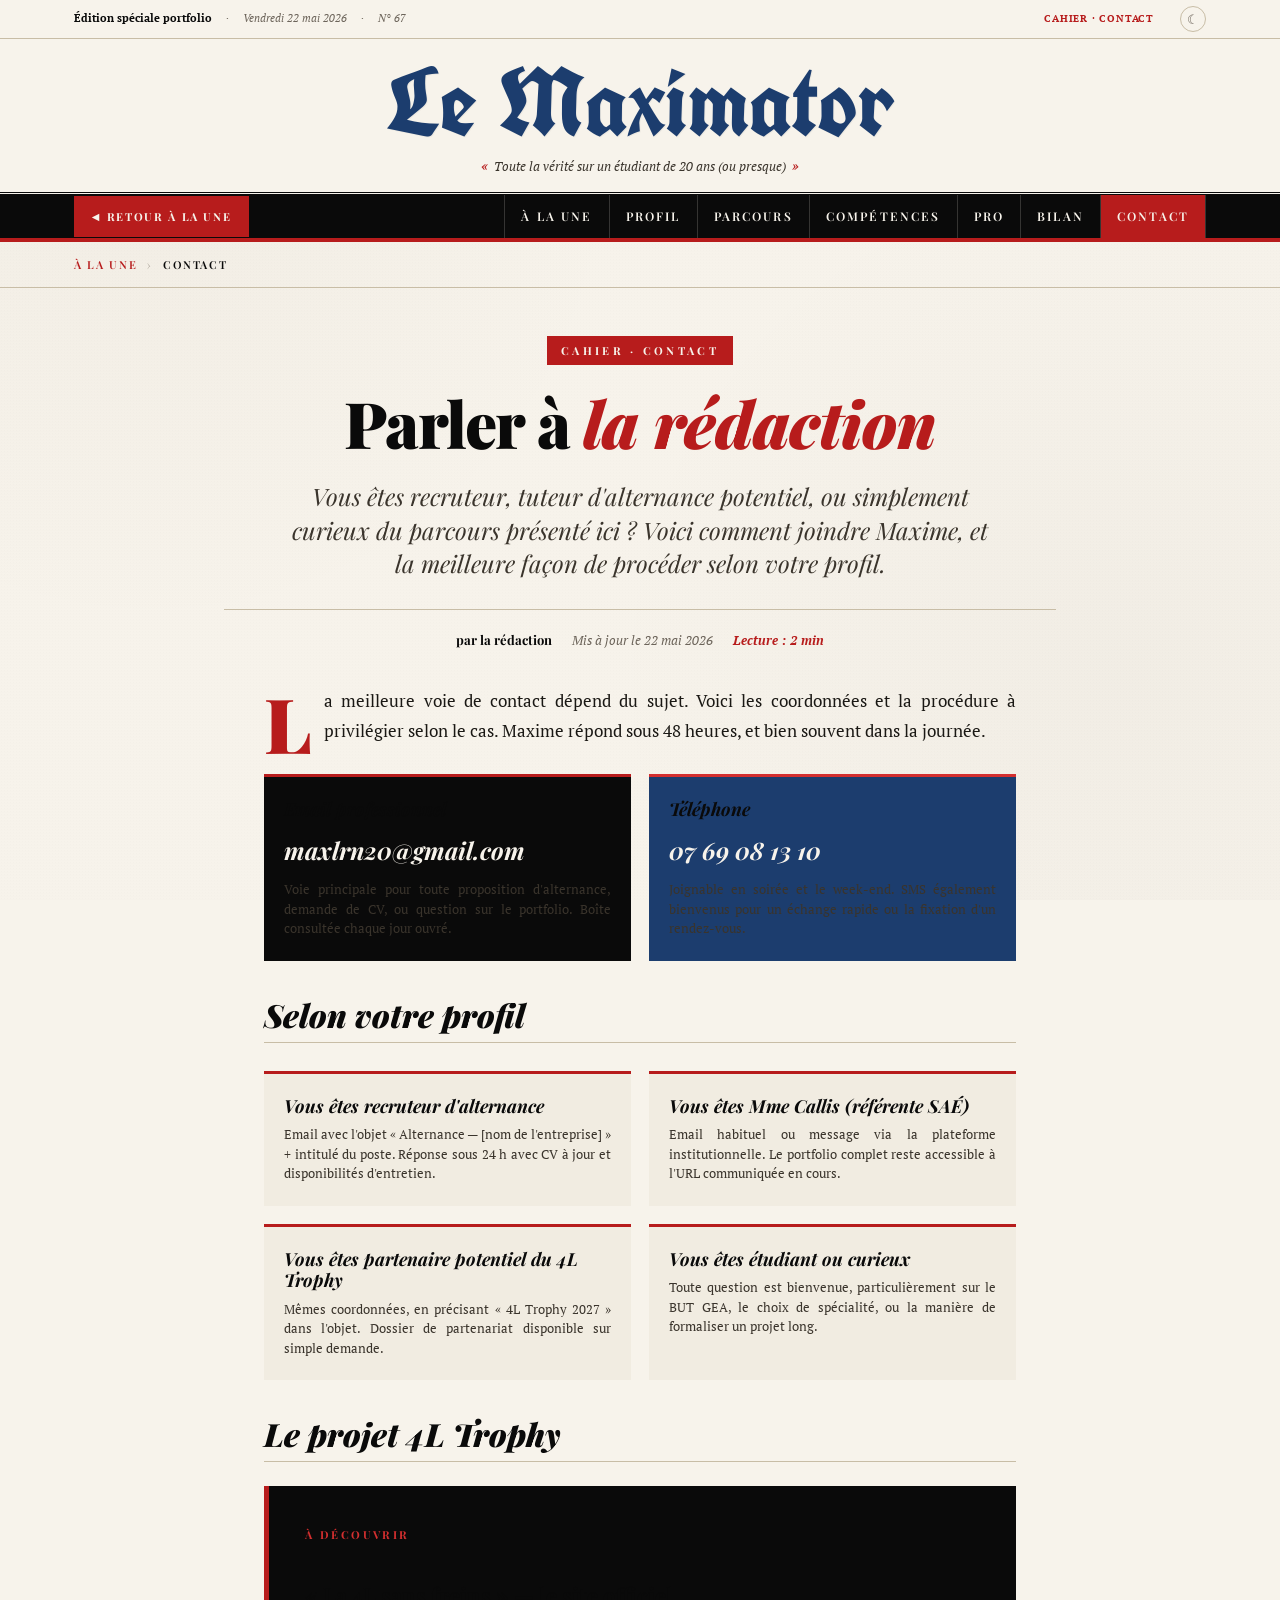
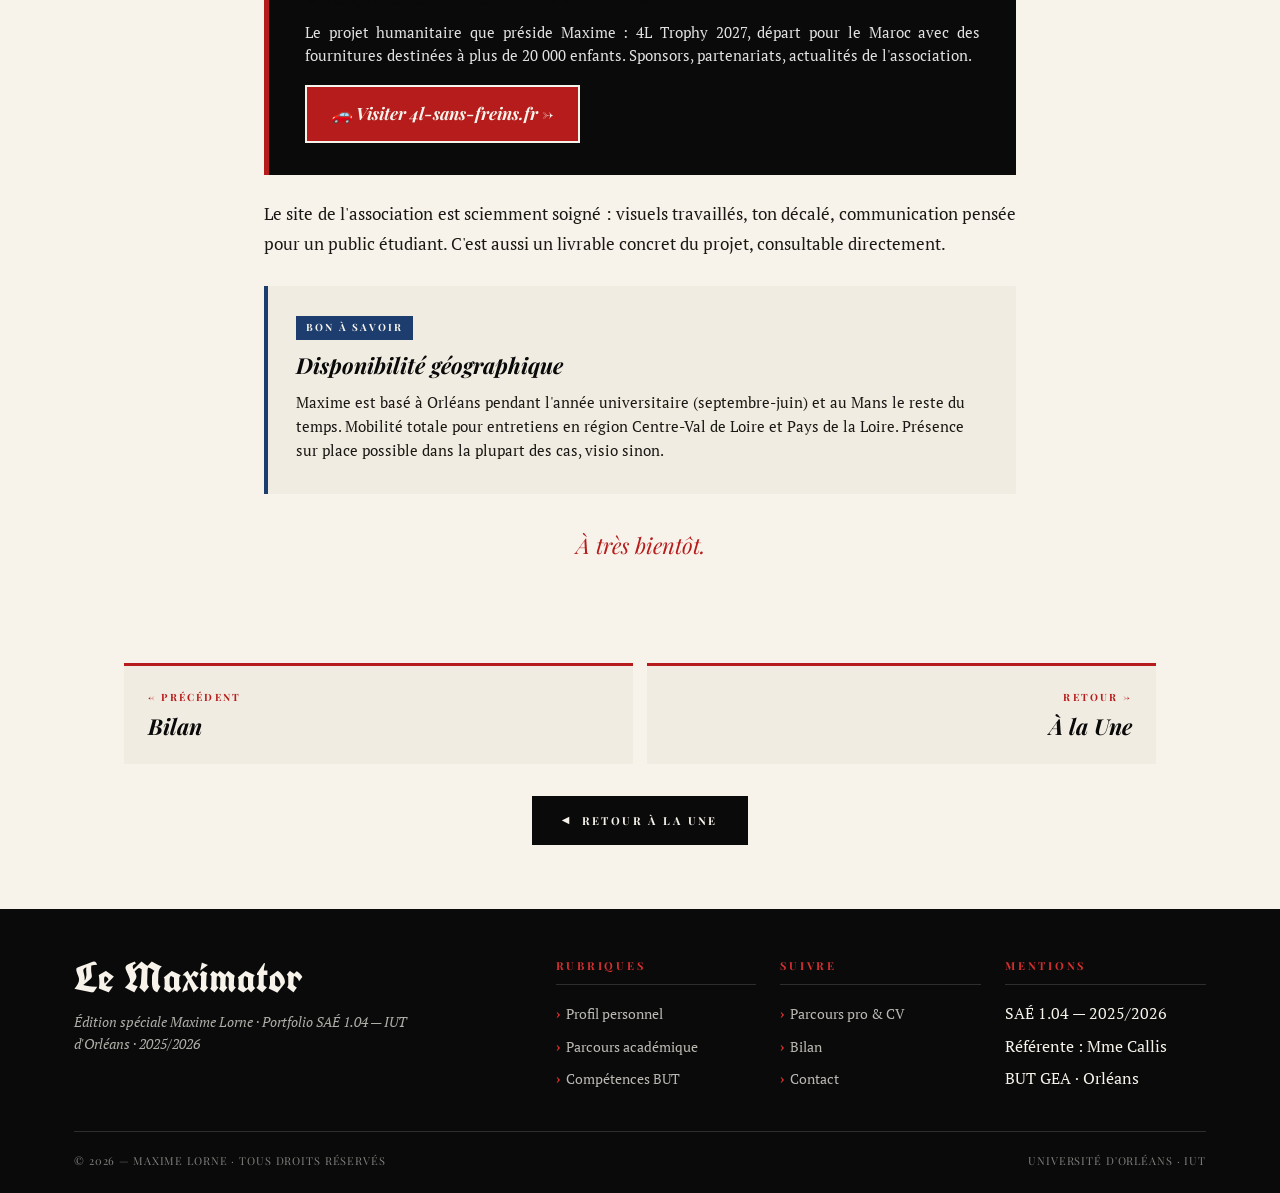
<file: articles/contact.html>
<!DOCTYPE html>
<html lang="fr">
<head>
<meta charset="UTF-8">
<meta name="viewport" content="width=device-width, initial-scale=1.0">
<title>Contact · Le Maximator · Édition Maxime Lorne</title>
<link rel="preconnect" href="https://fonts.googleapis.com">
<link rel="preconnect" href="https://fonts.gstatic.com" crossorigin>
<link href="https://fonts.googleapis.com/css2?family=Playfair+Display:ital,wght@0,400;0,700;0,900;1,400;1,700;1,900&family=PT+Serif:ital,wght@0,400;0,700;1,400;1,700&family=UnifrakturCook:wght@700&display=swap" rel="stylesheet">
<link rel="stylesheet" href="../css/common.css">
<link rel="stylesheet" href="../css/article.css">
</head>
<body>

<div class="figaro-meta">
  <div class="figaro-meta__inner">
    <div class="figaro-meta__left">
      <span class="figaro-meta__price">Édition spéciale portfolio</span>
      <span>·</span>
      <span>Vendredi 22 mai 2026</span>
      <span>·</span>
      <span>N° 67</span>
    </div>
    <div class="figaro-meta__right">
      <span class="figaro-meta__edition">Cahier · Contact</span><button class="theme-toggle" type="button" aria-label="Basculer mode jour/nuit" title="Mode jour/nuit"><span class="theme-toggle__icon icon-moon">☾</span><span class="theme-toggle__icon icon-sun">☀</span></button>
    </div>
  </div>
</div>

<header class="masthead">
  <h1 class="masthead__title"><a href="../index.html">Le Maximator</a></h1>
  <p class="masthead__subtitle">Toute la vérité sur un étudiant de 20 ans (ou presque)</p>
</header>

<nav class="rubriques">
  <div class="rubriques__inner">
    <a href="../index.html" class="rubriques__home">Retour à la Une</a>
    <button class="menu-toggle"><span></span><span></span><span></span></button>
    <ul class="rubriques__list">
      <li><a href="../index.html">À la Une</a></li>
      <li><a href="profil.html">Profil</a></li>
      <li><a href="parcours-academique.html">Parcours</a></li>
      <li><a href="competences.html">Compétences</a></li>
      <li><a href="parcours-pro.html">Pro</a></li>
      <li><a href="conclusion.html">Bilan</a></li>
      <li><a href="contact.html" class="is-active">Contact</a></li>
    </ul>
  </div>
</nav>

<div class="breadcrumb">
  <div class="breadcrumb__inner">
    <a href="../index.html">À la Une</a>
    <span class="breadcrumb__sep">›</span>
    <span class="breadcrumb__current">Contact</span>
  </div>
</div>

<div class="article-hero">
  <span class="article-hero__rubrique">Cahier · Contact</span>
  <h1 class="article-hero__title">Parler à <em>la rédaction</em></h1>
  <p class="article-hero__chapeau">
    Vous êtes recruteur, tuteur d'alternance potentiel, ou simplement curieux du parcours présenté ici ?
    Voici comment joindre Maxime, et la meilleure façon de procéder selon votre profil.
  </p>
  <div class="article-hero__meta">
    <span class="article-hero__by">par la rédaction</span>
    <span class="article-hero__date">Mis à jour le 22 mai 2026</span>
    <span class="article-hero__reading">Lecture : 2 min</span>
  </div>
</div>

<article class="article-body">
  <p>La meilleure voie de contact dépend du sujet. Voici les coordonnées et la procédure à privilégier
  selon le cas. Maxime répond sous 48 heures, et bien souvent dans la journée.</p>

  <div class="article-grid">
    <div class="article-grid__card article-grid__card--ink">
      <h4>Email professionnel</h4>
      <p style="font-family: var(--serif-display); font-style: italic; font-weight: 700; font-size: 24px; color: var(--paper); margin-top: 12px;">
        maxlrn20@gmail.com
      </p>
      <p style="margin-top: 12px;">Voie principale pour toute proposition d'alternance, demande de CV, ou
      question sur le portfolio. Boîte consultée chaque jour ouvré.</p>
    </div>
    <div class="article-grid__card article-grid__card--blue">
      <h4>Téléphone</h4>
      <p style="font-family: var(--serif-display); font-style: italic; font-weight: 700; font-size: 24px; color: var(--paper); margin-top: 12px;">
        07 69 08 13 10
      </p>
      <p style="margin-top: 12px;">Joignable en soirée et le week-end. SMS également bienvenus pour un
      échange rapide ou la fixation d'un rendez-vous.</p>
    </div>
  </div>

  <h2>Selon votre profil</h2>

  <div class="article-grid">
    <div class="article-grid__card">
      <h4>Vous êtes recruteur d'alternance</h4>
      <p>Email avec l'objet « Alternance — [nom de l'entreprise] » + intitulé du poste. Réponse sous 24 h
      avec CV à jour et disponibilités d'entretien.</p>
    </div>
    <div class="article-grid__card">
      <h4>Vous êtes Mme Callis (référente SAÉ)</h4>
      <p>Email habituel ou message via la plateforme institutionnelle. Le portfolio complet reste accessible
      à l'URL communiquée en cours.</p>
    </div>
    <div class="article-grid__card">
      <h4>Vous êtes partenaire potentiel du 4L Trophy</h4>
      <p>Mêmes coordonnées, en précisant « 4L Trophy 2027 » dans l'objet. Dossier de partenariat disponible
      sur simple demande.</p>
    </div>
    <div class="article-grid__card">
      <h4>Vous êtes étudiant ou curieux</h4>
      <p>Toute question est bienvenue, particulièrement sur le BUT GEA, le choix de spécialité, ou la manière
      de formaliser un projet long.</p>
    </div>
  </div>

  <h2 id="4l-trophy-cta">Le projet 4L Trophy</h2>

  <div class="cta-banner">
    <div class="cta-banner__inner">
      <span class="cta-banner__tag">À découvrir</span>
      <h3 class="cta-banner__title">« La 4L sans freins » — le site officiel</h3>
      <p class="cta-banner__desc">Le projet humanitaire que préside Maxime : 4L Trophy 2027, départ
      pour le Maroc avec des fournitures destinées à plus de 20 000 enfants. Sponsors, partenariats,
      actualités de l'association.</p>
      <a href="https://l.instagram.com/?u=https%3A%2F%2Fmaxlrn20-cmd.github.io%2F4l-sans-freins%2F%3Futm_source%3Dig%26utm_medium%3Dsocial%26utm_content%3Dlink_in_bio%26fbclid%3DPAZXh0bgNhZW0CMTEAcGRvZgJzcnRjBmFwcF9pZA85MzY2MTk3NDMzOTI0NTkAAae2_Dt_9MeqIDEkcHFChroG-R3Mh6tFtmlXxD1CNIJlE9sZEijstxWKugb8YQ_aem_kaBqB7wumsuzk2M-er-bxw&amp;e=AUBLCw8bnfHfUbjDV4M_W52XAJJ_nLjOqEHR2JYfnEpYNxP_AtM5BR0xgbh7jt7_NLvMg0esQV8TCCgDfTbUWOiscCtUUCIAo4NbqLVCe9_p2paq9p-qRuuZBhR_0zzZpgVTqfQvt2-YIlaqmdR4w9s" class="cta-banner__btn">
        🚗 Visiter 4l-sans-freins.fr →
      </a>
    </div>
  </div>

  <p style="margin-top: 24px;">Le site de l'association est sciemment soigné : visuels travaillés,
  ton décalé, communication pensée pour un public étudiant. C'est aussi un livrable concret du projet,
  consultable directement.</p>

  <div class="article-box">
    <span class="article-box__tag">Bon à savoir</span>
    <h4>Disponibilité géographique</h4>
    <p>Maxime est basé à Orléans pendant l'année universitaire (septembre-juin) et au Mans le reste du
    temps. Mobilité totale pour entretiens en région Centre-Val de Loire et Pays de la Loire. Présence
    sur place possible dans la plupart des cas, visio sinon.</p>
  </div>

  <p style="text-align: center; font-style: italic; font-family: var(--serif-display); font-size: 22px; color: var(--figaro-red); margin-top: 32px;">
    À très bientôt.
  </p>
</article>

<div class="article-nav">
  <a href="conclusion.html" class="article-nav__item article-nav__item--prev">
    <span class="article-nav__dir">← Précédent</span>
    <h4 class="article-nav__title">Bilan</h4>
  </a>
  <a href="../index.html" class="article-nav__item article-nav__item--next">
    <span class="article-nav__dir">Retour →</span>
    <h4 class="article-nav__title">À la Une</h4>
  </a>
</div>

<div class="back-to-une">
  <a href="../index.html" class="back-to-une__btn">Retour à la Une</a>
</div>

<footer class="figaro-footer">
  <div class="container">
    <div class="figaro-footer__top">
      <div class="figaro-footer__brand">
        <h3>Le Maximator</h3>
        <p>Édition spéciale Maxime Lorne · Portfolio SAÉ 1.04 — IUT d'Orléans · 2025/2026</p>
      </div>
      <div class="figaro-footer__nav">
        <div class="figaro-footer__col">
          <h4>Rubriques</h4>
          <ul>
            <li><a href="profil.html">Profil personnel</a></li>
            <li><a href="parcours-academique.html">Parcours académique</a></li>
            <li><a href="competences.html">Compétences BUT</a></li>
          </ul>
        </div>
        <div class="figaro-footer__col">
          <h4>Suivre</h4>
          <ul>
            <li><a href="parcours-pro.html">Parcours pro & CV</a></li>
            <li><a href="conclusion.html">Bilan</a></li>
            <li><a href="contact.html">Contact</a></li>
          </ul>
        </div>
        <div class="figaro-footer__col">
          <h4>Mentions</h4>
          <ul>
            <li>SAÉ 1.04 — 2025/2026</li>
            <li>Référente : Mme Callis</li>
            <li>BUT GEA · Orléans</li>
          </ul>
        </div>
      </div>
    </div>
    <div class="figaro-footer__bottom">
      <span>© 2026 — Maxime Lorne · Tous droits réservés</span>
      <span>Université d'Orléans · IUT</span>
    </div>
  </div>
</footer>

<script src="../js/main.js"></script>
</body>
</html>
</file>
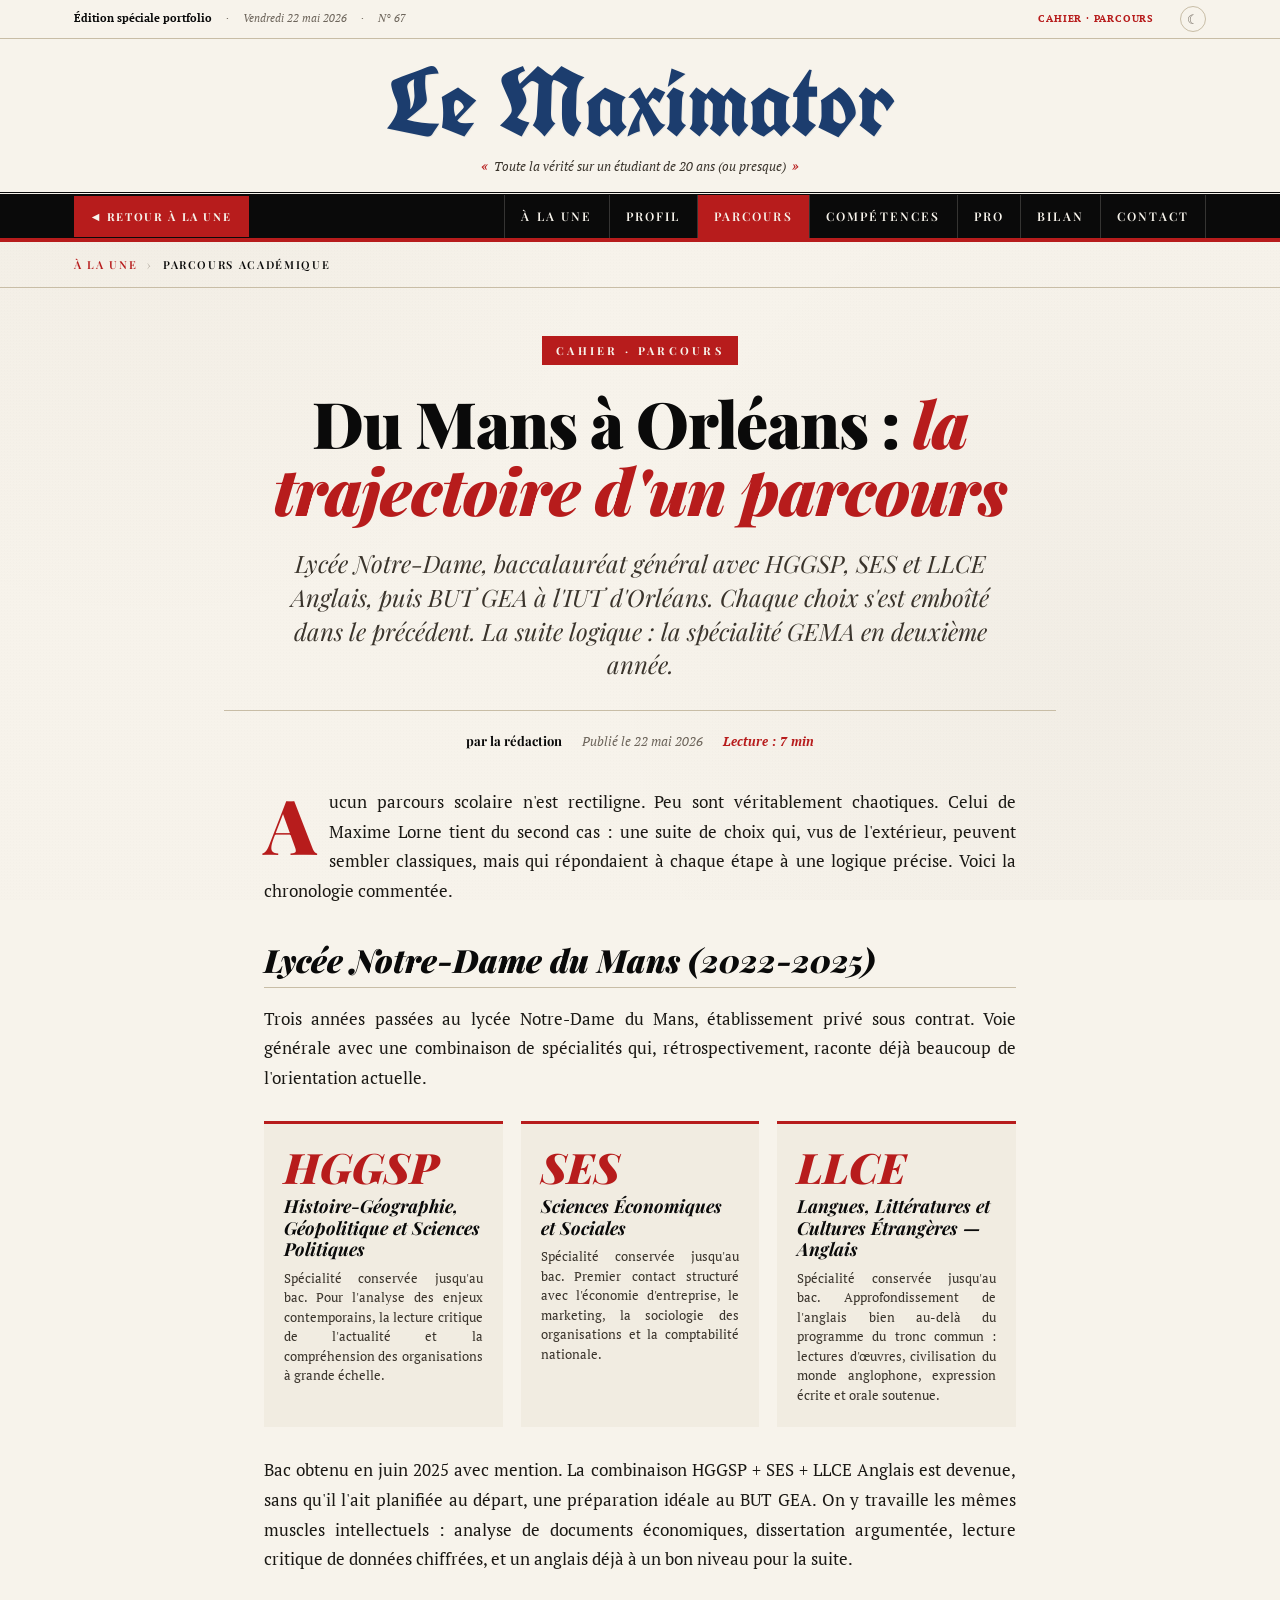
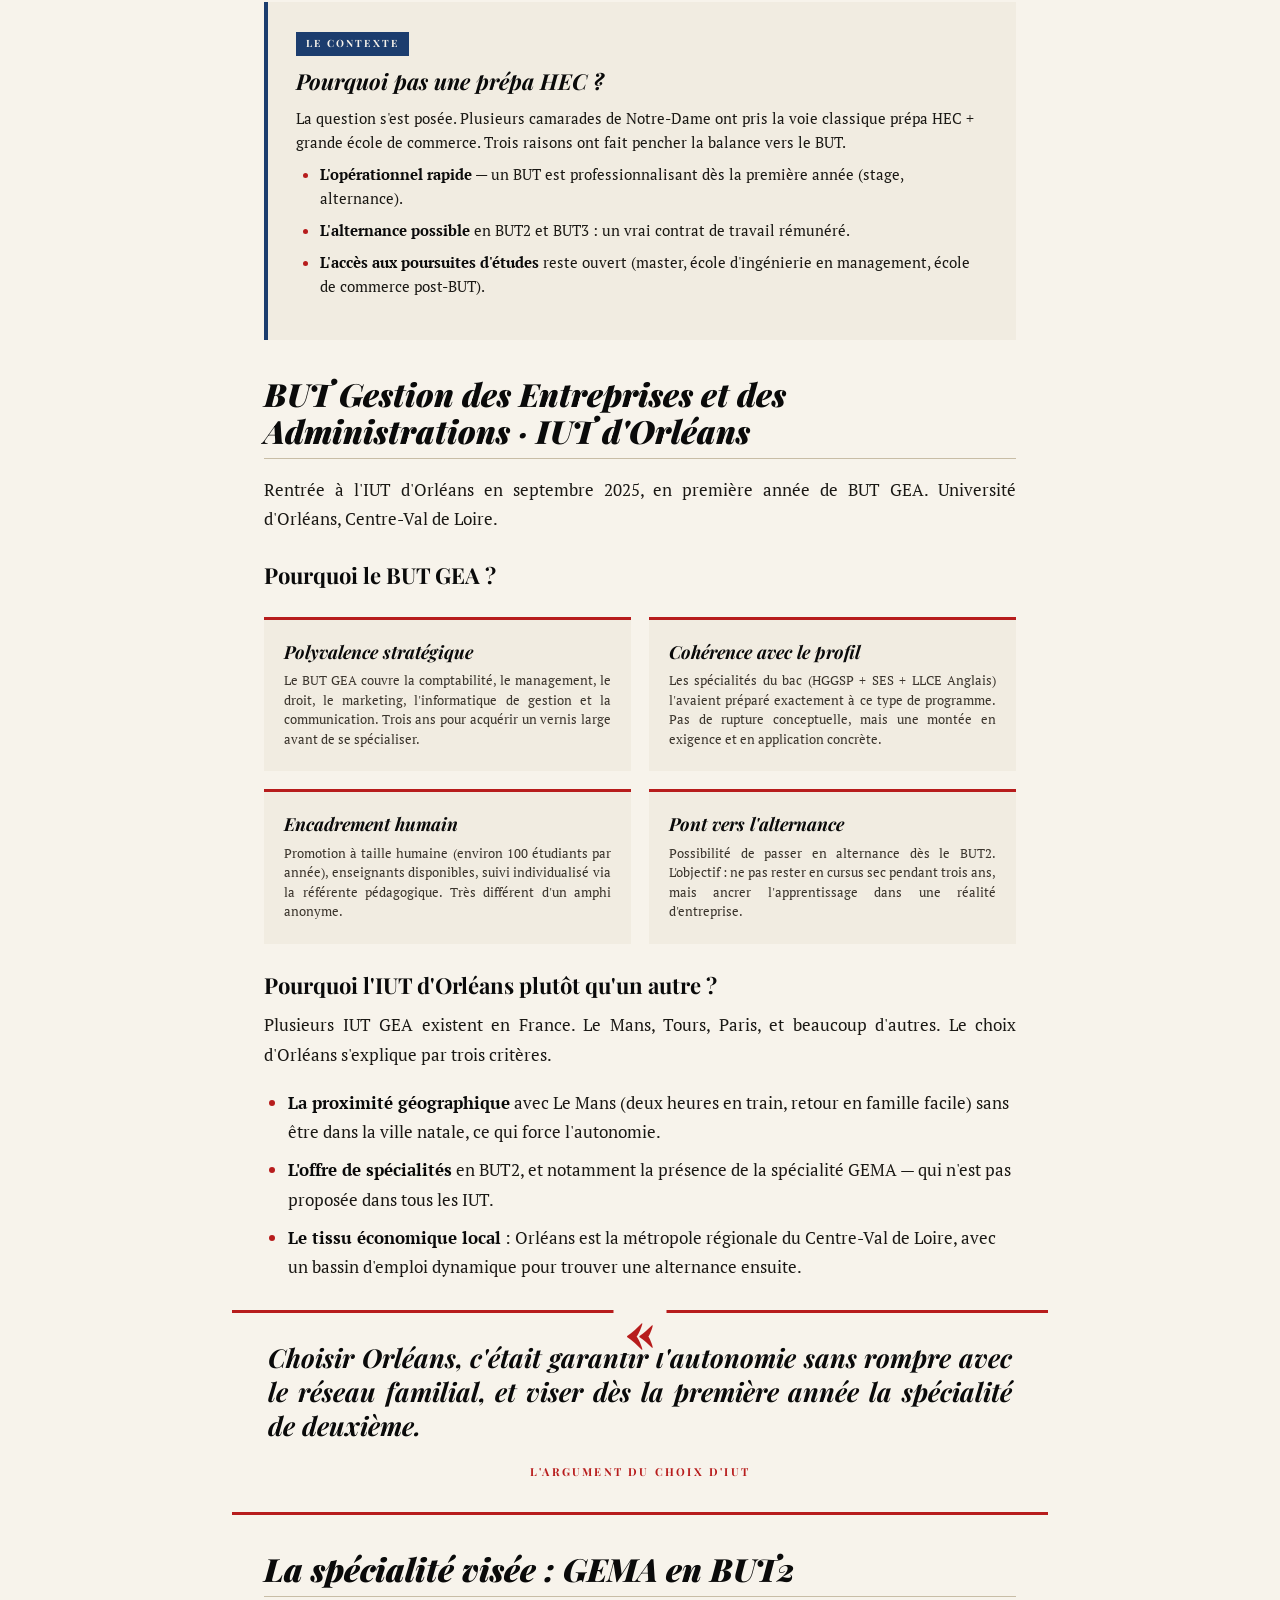
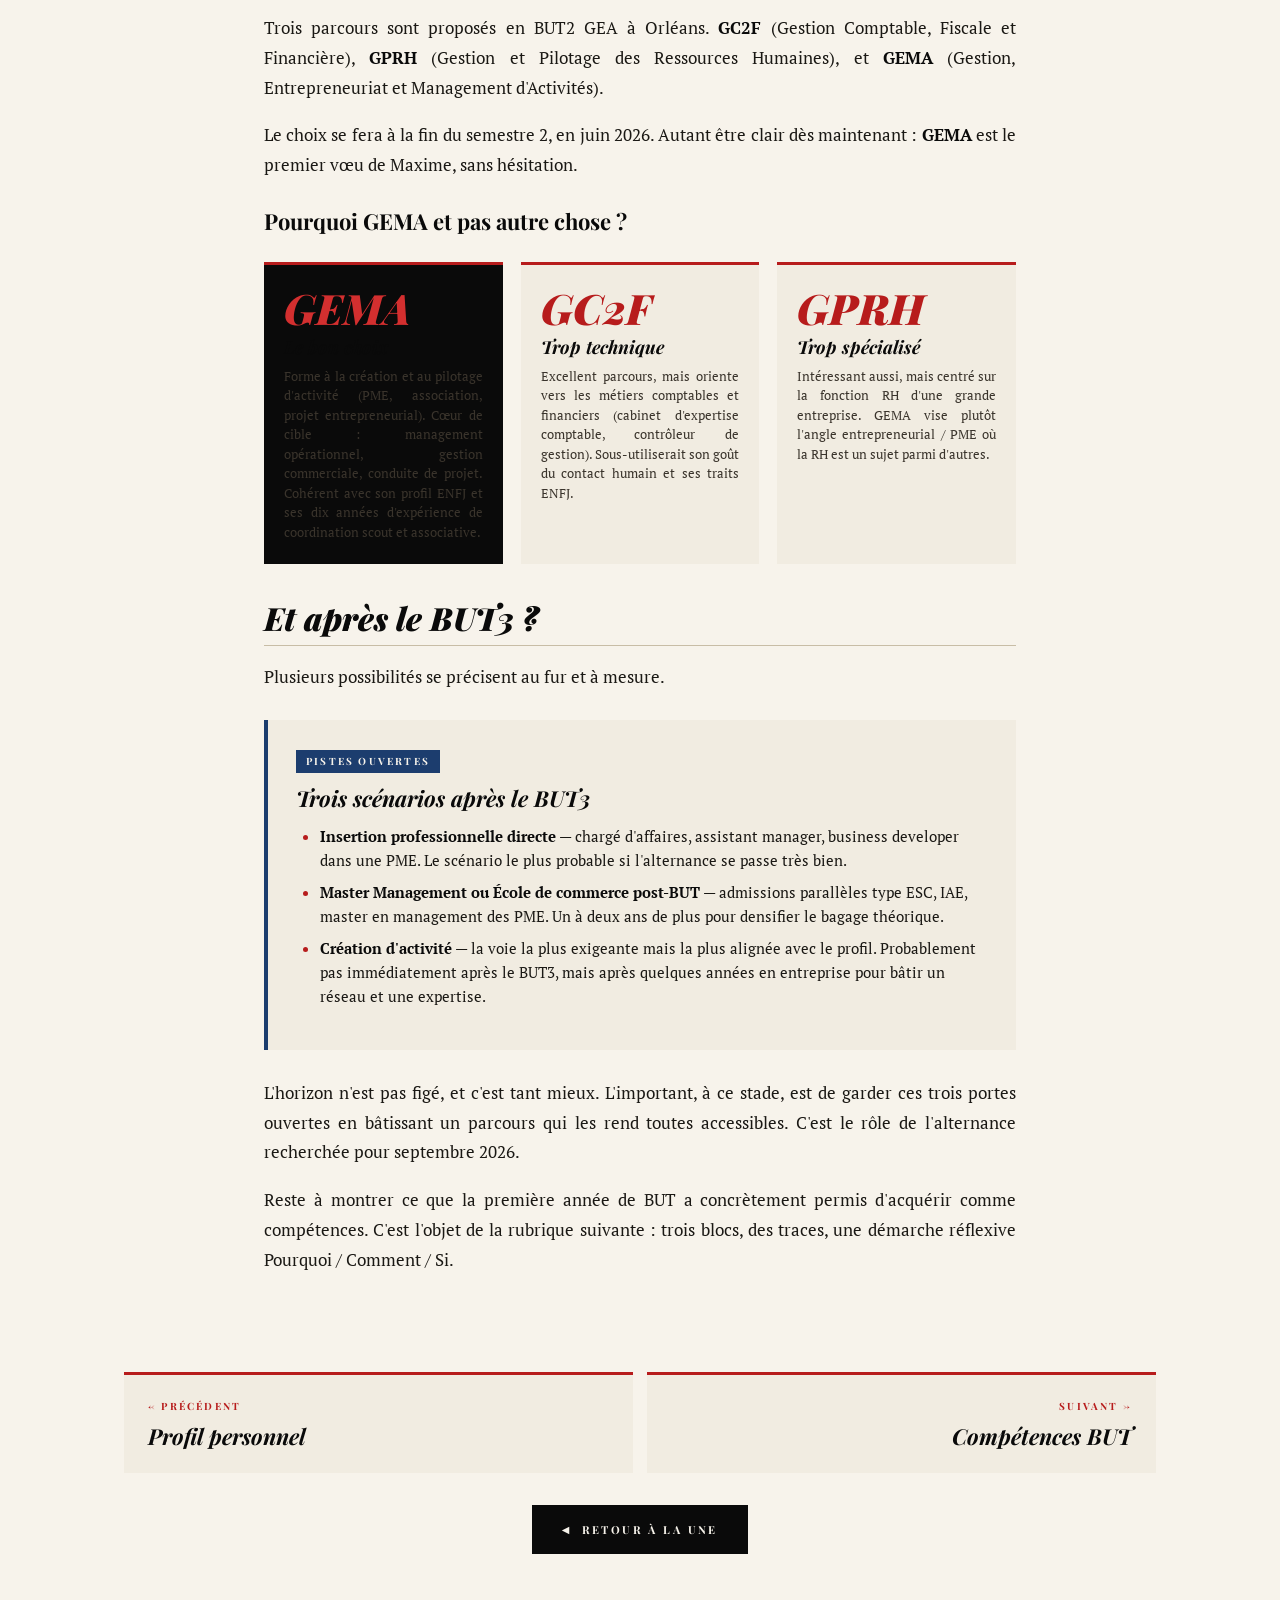
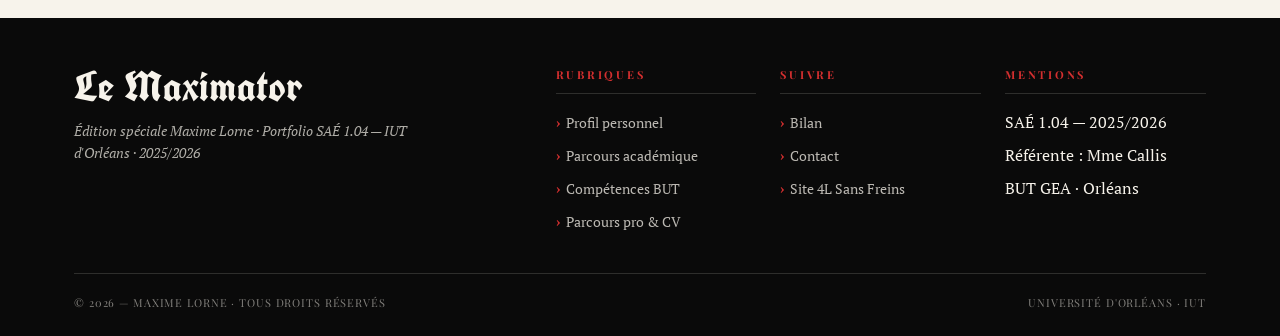
<file: articles/parcours-academique.html>
<!DOCTYPE html>
<html lang="fr">
<head>
<meta charset="UTF-8">
<meta name="viewport" content="width=device-width, initial-scale=1.0">
<title>Parcours académique · Le Maximator · Édition Maxime Lorne</title>
<link rel="preconnect" href="https://fonts.googleapis.com">
<link rel="preconnect" href="https://fonts.gstatic.com" crossorigin>
<link href="https://fonts.googleapis.com/css2?family=Playfair+Display:ital,wght@0,400;0,700;0,900;1,400;1,700;1,900&family=PT+Serif:ital,wght@0,400;0,700;1,400;1,700&family=UnifrakturCook:wght@700&display=swap" rel="stylesheet">
<link rel="stylesheet" href="../css/common.css">
<link rel="stylesheet" href="../css/article.css">
</head>
<body>

<div class="figaro-meta">
  <div class="figaro-meta__inner">
    <div class="figaro-meta__left">
      <span class="figaro-meta__price">Édition spéciale portfolio</span>
      <span>·</span>
      <span>Vendredi 22 mai 2026</span>
      <span>·</span>
      <span>N° 67</span>
    </div>
    <div class="figaro-meta__right">
      <span class="figaro-meta__edition">Cahier · Parcours</span><button class="theme-toggle" type="button" aria-label="Basculer mode jour/nuit" title="Mode jour/nuit"><span class="theme-toggle__icon icon-moon">☾</span><span class="theme-toggle__icon icon-sun">☀</span></button>
    </div>
  </div>
</div>

<header class="masthead">
  <h1 class="masthead__title"><a href="../index.html">Le Maximator</a></h1>
  <p class="masthead__subtitle">Toute la vérité sur un étudiant de 20 ans (ou presque)</p>
</header>

<nav class="rubriques">
  <div class="rubriques__inner">
    <a href="../index.html" class="rubriques__home">Retour à la Une</a>
    <button class="menu-toggle"><span></span><span></span><span></span></button>
    <ul class="rubriques__list">
      <li><a href="../index.html">À la Une</a></li>
      <li><a href="profil.html">Profil</a></li>
      <li><a href="parcours-academique.html" class="is-active">Parcours</a></li>
      <li><a href="competences.html">Compétences</a></li>
      <li><a href="parcours-pro.html">Pro</a></li>
      <li><a href="conclusion.html">Bilan</a></li>
      <li><a href="contact.html">Contact</a></li>
    </ul>
  </div>
</nav>

<div class="breadcrumb">
  <div class="breadcrumb__inner">
    <a href="../index.html">À la Une</a>
    <span class="breadcrumb__sep">›</span>
    <span class="breadcrumb__current">Parcours académique</span>
  </div>
</div>

<div class="article-hero">
  <span class="article-hero__rubrique">Cahier · Parcours</span>
  <h1 class="article-hero__title">Du Mans à Orléans : <em>la trajectoire d'un parcours</em></h1>
  <p class="article-hero__chapeau">
    Lycée Notre-Dame, baccalauréat général avec HGGSP, SES et LLCE Anglais, puis BUT GEA à l'IUT d'Orléans. Chaque
    choix s'est emboîté dans le précédent. La suite logique : la spécialité GEMA en deuxième année.
  </p>
  <div class="article-hero__meta">
    <span class="article-hero__by">par la rédaction</span>
    <span class="article-hero__date">Publié le 22 mai 2026</span>
    <span class="article-hero__reading">Lecture : 7 min</span>
  </div>
</div>

<article class="article-body">
  <p>Aucun parcours scolaire n'est rectiligne. Peu sont véritablement chaotiques. Celui de Maxime Lorne tient
  du second cas : une suite de choix qui, vus de l'extérieur, peuvent sembler classiques, mais qui répondaient
  à chaque étape à une logique précise. Voici la chronologie commentée.</p>

  <h2>Lycée Notre-Dame du Mans (2022-2025)</h2>

  <p>Trois années passées au lycée Notre-Dame du Mans, établissement privé sous contrat. Voie générale avec
  une combinaison de spécialités qui, rétrospectivement, raconte déjà beaucoup de l'orientation actuelle.</p>

  <div class="article-grid article-grid--3">
    <div class="article-grid__card">
      <div class="article-grid__card-num">HGGSP</div>
      <h4>Histoire-Géographie, Géopolitique et Sciences Politiques</h4>
      <p>Spécialité conservée jusqu'au bac. Pour l'analyse des enjeux contemporains, la lecture critique de
      l'actualité et la compréhension des organisations à grande échelle.</p>
    </div>
    <div class="article-grid__card">
      <div class="article-grid__card-num">SES</div>
      <h4>Sciences Économiques et Sociales</h4>
      <p>Spécialité conservée jusqu'au bac. Premier contact structuré avec l'économie d'entreprise, le
      marketing, la sociologie des organisations et la comptabilité nationale.</p>
    </div>
    <div class="article-grid__card">
      <div class="article-grid__card-num">LLCE</div>
      <h4>Langues, Littératures et Cultures Étrangères — Anglais</h4>
      <p>Spécialité conservée jusqu'au bac. Approfondissement de l'anglais bien au-delà du programme du tronc
      commun : lectures d'œuvres, civilisation du monde anglophone, expression écrite et orale soutenue.</p>
    </div>
  </div>

  <p>Bac obtenu en juin 2025 avec mention. La combinaison HGGSP + SES + LLCE Anglais est devenue, sans qu'il
  l'ait planifiée au départ, une préparation idéale au BUT GEA. On y travaille les mêmes muscles intellectuels :
  analyse de documents économiques, dissertation argumentée, lecture critique de données chiffrées, et un
  anglais déjà à un bon niveau pour la suite.</p>

  <div class="article-box">
    <span class="article-box__tag">Le contexte</span>
    <h4>Pourquoi pas une prépa HEC ?</h4>
    <p>La question s'est posée. Plusieurs camarades de Notre-Dame ont pris la voie classique prépa HEC + grande
    école de commerce. Trois raisons ont fait pencher la balance vers le BUT.</p>
    <ul>
      <li><strong>L'opérationnel rapide</strong> — un BUT est professionnalisant dès la première année
      (stage, alternance).</li>
      <li><strong>L'alternance possible</strong> en BUT2 et BUT3 : un vrai contrat de travail rémunéré.</li>
      <li><strong>L'accès aux poursuites d'études</strong> reste ouvert (master, école d'ingénierie en
      management, école de commerce post-BUT).</li>
    </ul>
  </div>

  <h2>BUT Gestion des Entreprises et des Administrations · IUT d'Orléans</h2>

  <p>Rentrée à l'IUT d'Orléans en septembre 2025, en première année de BUT GEA. Université d'Orléans,
  Centre-Val de Loire.</p>

  <h3>Pourquoi le BUT GEA ?</h3>

  <div class="article-grid">
    <div class="article-grid__card">
      <h4>Polyvalence stratégique</h4>
      <p>Le BUT GEA couvre la comptabilité, le management, le droit, le marketing, l'informatique de gestion
      et la communication. Trois ans pour acquérir un vernis large avant de se spécialiser.</p>
    </div>
    <div class="article-grid__card">
      <h4>Cohérence avec le profil</h4>
      <p>Les spécialités du bac (HGGSP + SES + LLCE Anglais) l'avaient préparé exactement à ce type de programme. Pas de
      rupture conceptuelle, mais une montée en exigence et en application concrète.</p>
    </div>
    <div class="article-grid__card">
      <h4>Encadrement humain</h4>
      <p>Promotion à taille humaine (environ 100 étudiants par année), enseignants disponibles, suivi
      individualisé via la référente pédagogique. Très différent d'un amphi anonyme.</p>
    </div>
    <div class="article-grid__card">
      <h4>Pont vers l'alternance</h4>
      <p>Possibilité de passer en alternance dès le BUT2. L'objectif : ne pas rester en cursus sec pendant
      trois ans, mais ancrer l'apprentissage dans une réalité d'entreprise.</p>
    </div>
  </div>

  <h3>Pourquoi l'IUT d'Orléans plutôt qu'un autre ?</h3>

  <p>Plusieurs IUT GEA existent en France. Le Mans, Tours, Paris, et beaucoup d'autres. Le choix d'Orléans
  s'explique par trois critères.</p>

  <ul>
    <li><strong>La proximité géographique</strong> avec Le Mans (deux heures en train, retour en famille
    facile) sans être dans la ville natale, ce qui force l'autonomie.</li>
    <li><strong>L'offre de spécialités</strong> en BUT2, et notamment la présence de la spécialité GEMA —
    qui n'est pas proposée dans tous les IUT.</li>
    <li><strong>Le tissu économique local</strong> : Orléans est la métropole régionale du Centre-Val de
    Loire, avec un bassin d'emploi dynamique pour trouver une alternance ensuite.</li>
  </ul>

  <div class="pull-quote">
    <p>Choisir Orléans, c'était garantir l'autonomie sans rompre avec le réseau familial, et viser dès la
    première année la spécialité de deuxième.</p>
    <cite>L'argument du choix d'IUT</cite>
  </div>

  <h2 id="gema">La spécialité visée : GEMA en BUT2</h2>

  <p>Trois parcours sont proposés en BUT2 GEA à Orléans. <strong>GC2F</strong> (Gestion Comptable, Fiscale
  et Financière), <strong>GPRH</strong> (Gestion et Pilotage des Ressources Humaines), et <strong>GEMA</strong>
  (Gestion, Entrepreneuriat et Management d'Activités).</p>

  <p>Le choix se fera à la fin du semestre 2, en juin 2026. Autant être clair dès maintenant : <strong>GEMA</strong>
  est le premier vœu de Maxime, sans hésitation.</p>

  <h3>Pourquoi GEMA et pas autre chose ?</h3>

  <div class="article-grid article-grid--3">
    <div class="article-grid__card article-grid__card--ink">
      <div class="article-grid__card-num">GEMA</div>
      <h4>Le bon choix</h4>
      <p>Forme à la création et au pilotage d'activité (PME, association, projet entrepreneurial). Cœur de
      cible : management opérationnel, gestion commerciale, conduite de projet. Cohérent avec son profil
      ENFJ et ses dix années d'expérience de coordination scout et associative.</p>
    </div>
    <div class="article-grid__card">
      <div class="article-grid__card-num">GC2F</div>
      <h4>Trop technique</h4>
      <p>Excellent parcours, mais oriente vers les métiers comptables et financiers (cabinet d'expertise
      comptable, contrôleur de gestion). Sous-utiliserait son goût du contact humain et ses traits ENFJ.</p>
    </div>
    <div class="article-grid__card">
      <div class="article-grid__card-num">GPRH</div>
      <h4>Trop spécialisé</h4>
      <p>Intéressant aussi, mais centré sur la fonction RH d'une grande entreprise. GEMA vise plutôt
      l'angle entrepreneurial / PME où la RH est un sujet parmi d'autres.</p>
    </div>
  </div>

  <h2>Et après le BUT3 ?</h2>

  <p>Plusieurs possibilités se précisent au fur et à mesure.</p>

  <div class="article-box">
    <span class="article-box__tag">Pistes ouvertes</span>
    <h4>Trois scénarios après le BUT3</h4>
    <ul>
      <li><strong>Insertion professionnelle directe</strong> — chargé d'affaires, assistant manager, business
      developer dans une PME. Le scénario le plus probable si l'alternance se passe très bien.</li>
      <li><strong>Master Management ou École de commerce post-BUT</strong> — admissions parallèles type ESC,
      IAE, master en management des PME. Un à deux ans de plus pour densifier le bagage théorique.</li>
      <li><strong>Création d'activité</strong> — la voie la plus exigeante mais la plus alignée avec le
      profil. Probablement pas immédiatement après le BUT3, mais après quelques années en entreprise pour
      bâtir un réseau et une expertise.</li>
    </ul>
  </div>

  <p>L'horizon n'est pas figé, et c'est tant mieux. L'important, à ce stade, est de garder ces trois portes
  ouvertes en bâtissant un parcours qui les rend toutes accessibles. C'est le rôle de l'alternance recherchée
  pour septembre 2026.</p>

  <p>Reste à montrer ce que la première année de BUT a concrètement permis d'acquérir comme compétences.
  C'est l'objet de la rubrique suivante : trois blocs, des traces, une démarche réflexive Pourquoi / Comment / Si.</p>
</article>

<div class="article-nav">
  <a href="profil.html" class="article-nav__item article-nav__item--prev">
    <span class="article-nav__dir">← Précédent</span>
    <h4 class="article-nav__title">Profil personnel</h4>
  </a>
  <a href="competences.html" class="article-nav__item article-nav__item--next">
    <span class="article-nav__dir">Suivant →</span>
    <h4 class="article-nav__title">Compétences BUT</h4>
  </a>
</div>

<div class="back-to-une">
  <a href="../index.html" class="back-to-une__btn">Retour à la Une</a>
</div>

<footer class="figaro-footer">
  <div class="container">
    <div class="figaro-footer__top">
      <div class="figaro-footer__brand">
        <h3>Le Maximator</h3>
        <p>Édition spéciale Maxime Lorne · Portfolio SAÉ 1.04 — IUT d'Orléans · 2025/2026</p>
      </div>
      <div class="figaro-footer__nav">
        <div class="figaro-footer__col">
          <h4>Rubriques</h4>
          <ul>
            <li><a href="profil.html">Profil personnel</a></li>
            <li><a href="parcours-academique.html">Parcours académique</a></li>
            <li><a href="competences.html">Compétences BUT</a></li>
            <li><a href="parcours-pro.html">Parcours pro & CV</a></li>
          </ul>
        </div>
        <div class="figaro-footer__col">
          <h4>Suivre</h4>
          <ul>
            <li><a href="conclusion.html">Bilan</a></li>
            <li><a href="contact.html">Contact</a></li>
            <li><a href="https://l.instagram.com/?u=https%3A%2F%2Fmaxlrn20-cmd.github.io%2F4l-sans-freins%2F%3Futm_source%3Dig%26utm_medium%3Dsocial%26utm_content%3Dlink_in_bio%26fbclid%3DPAZXh0bgNhZW0CMTEAcGRvZgJzcnRjBmFwcF9pZA85MzY2MTk3NDMzOTI0NTkAAae2_Dt_9MeqIDEkcHFChroG-R3Mh6tFtmlXxD1CNIJlE9sZEijstxWKugb8YQ_aem_kaBqB7wumsuzk2M-er-bxw&amp;e=AUBLCw8bnfHfUbjDV4M_W52XAJJ_nLjOqEHR2JYfnEpYNxP_AtM5BR0xgbh7jt7_NLvMg0esQV8TCCgDfTbUWOiscCtUUCIAo4NbqLVCe9_p2paq9p-qRuuZBhR_0zzZpgVTqfQvt2-YIlaqmdR4w9s">Site 4L Sans Freins</a></li>
          </ul>
        </div>
        <div class="figaro-footer__col">
          <h4>Mentions</h4>
          <ul>
            <li>SAÉ 1.04 — 2025/2026</li>
            <li>Référente : Mme Callis</li>
            <li>BUT GEA · Orléans</li>
          </ul>
        </div>
      </div>
    </div>
    <div class="figaro-footer__bottom">
      <span>© 2026 — Maxime Lorne · Tous droits réservés</span>
      <span>Université d'Orléans · IUT</span>
    </div>
  </div>
</footer>

<script src="../js/main.js"></script>
</body>
</html>
</file>
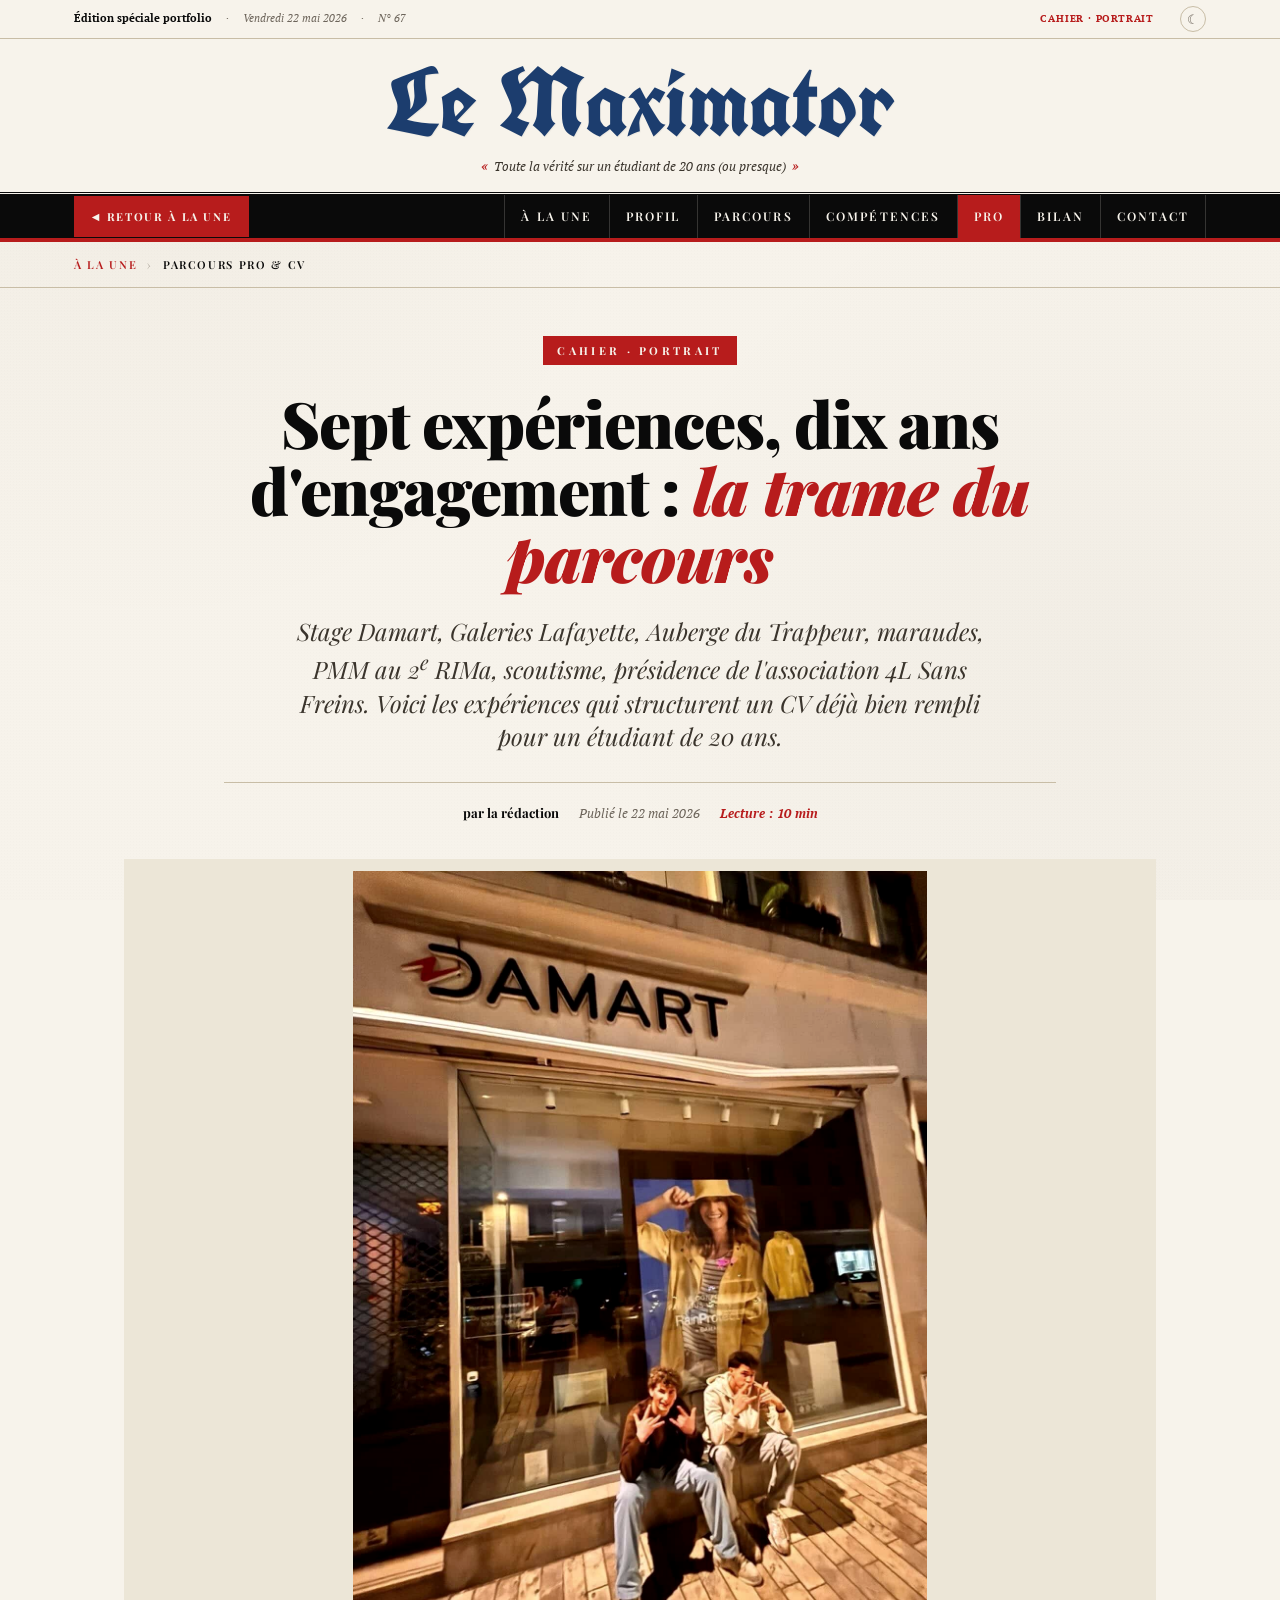
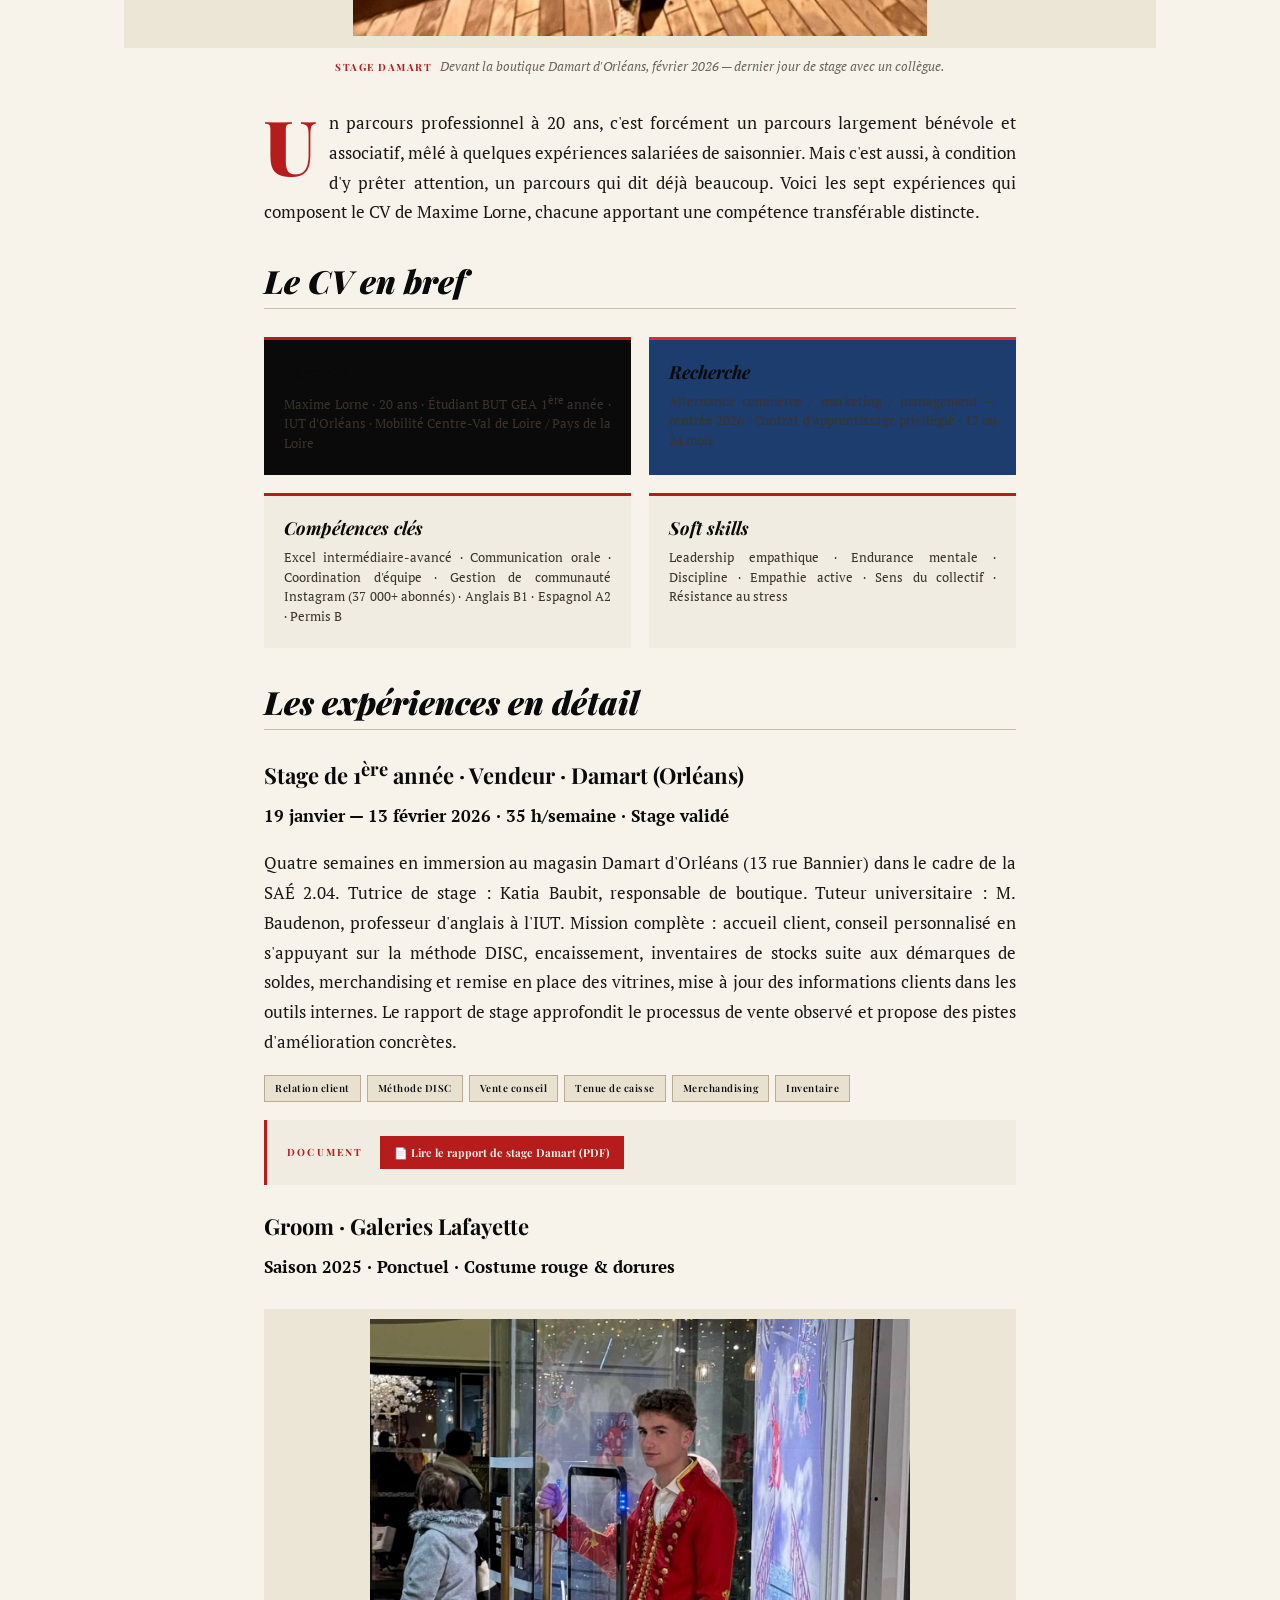
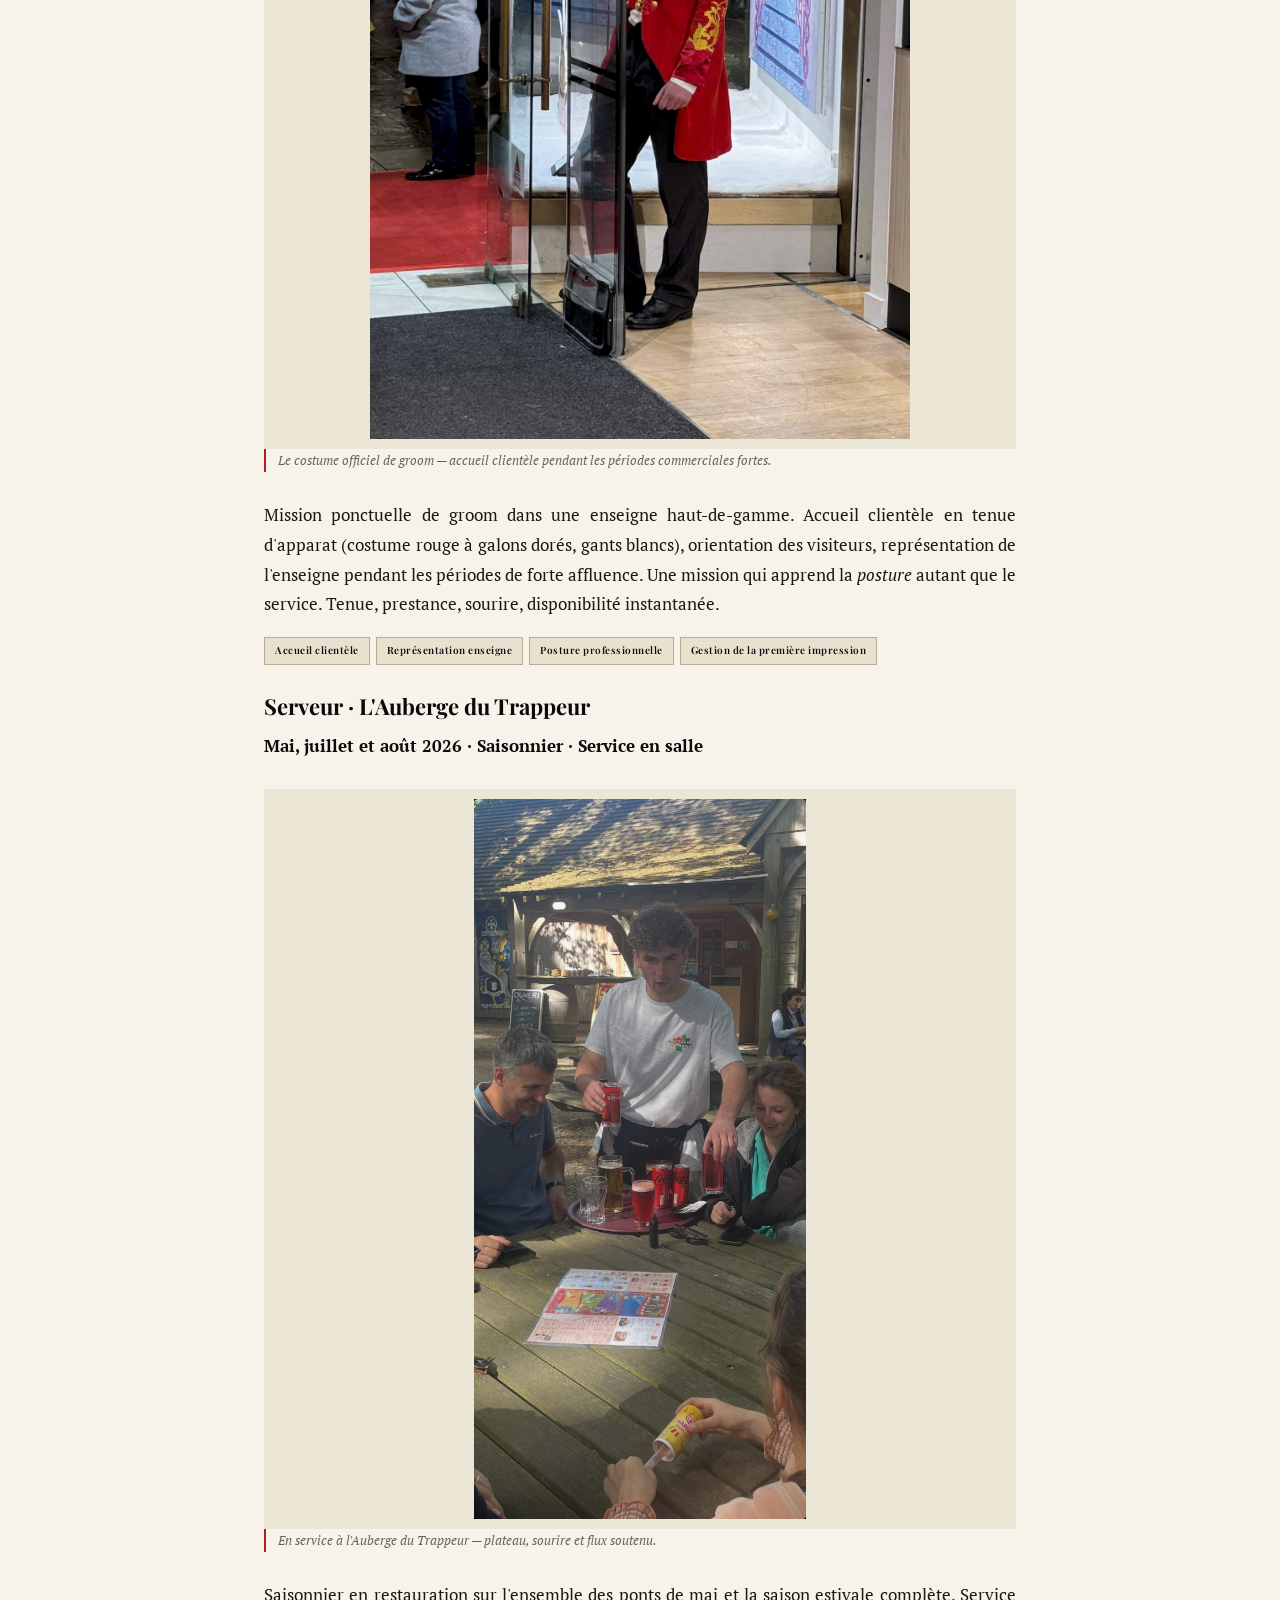
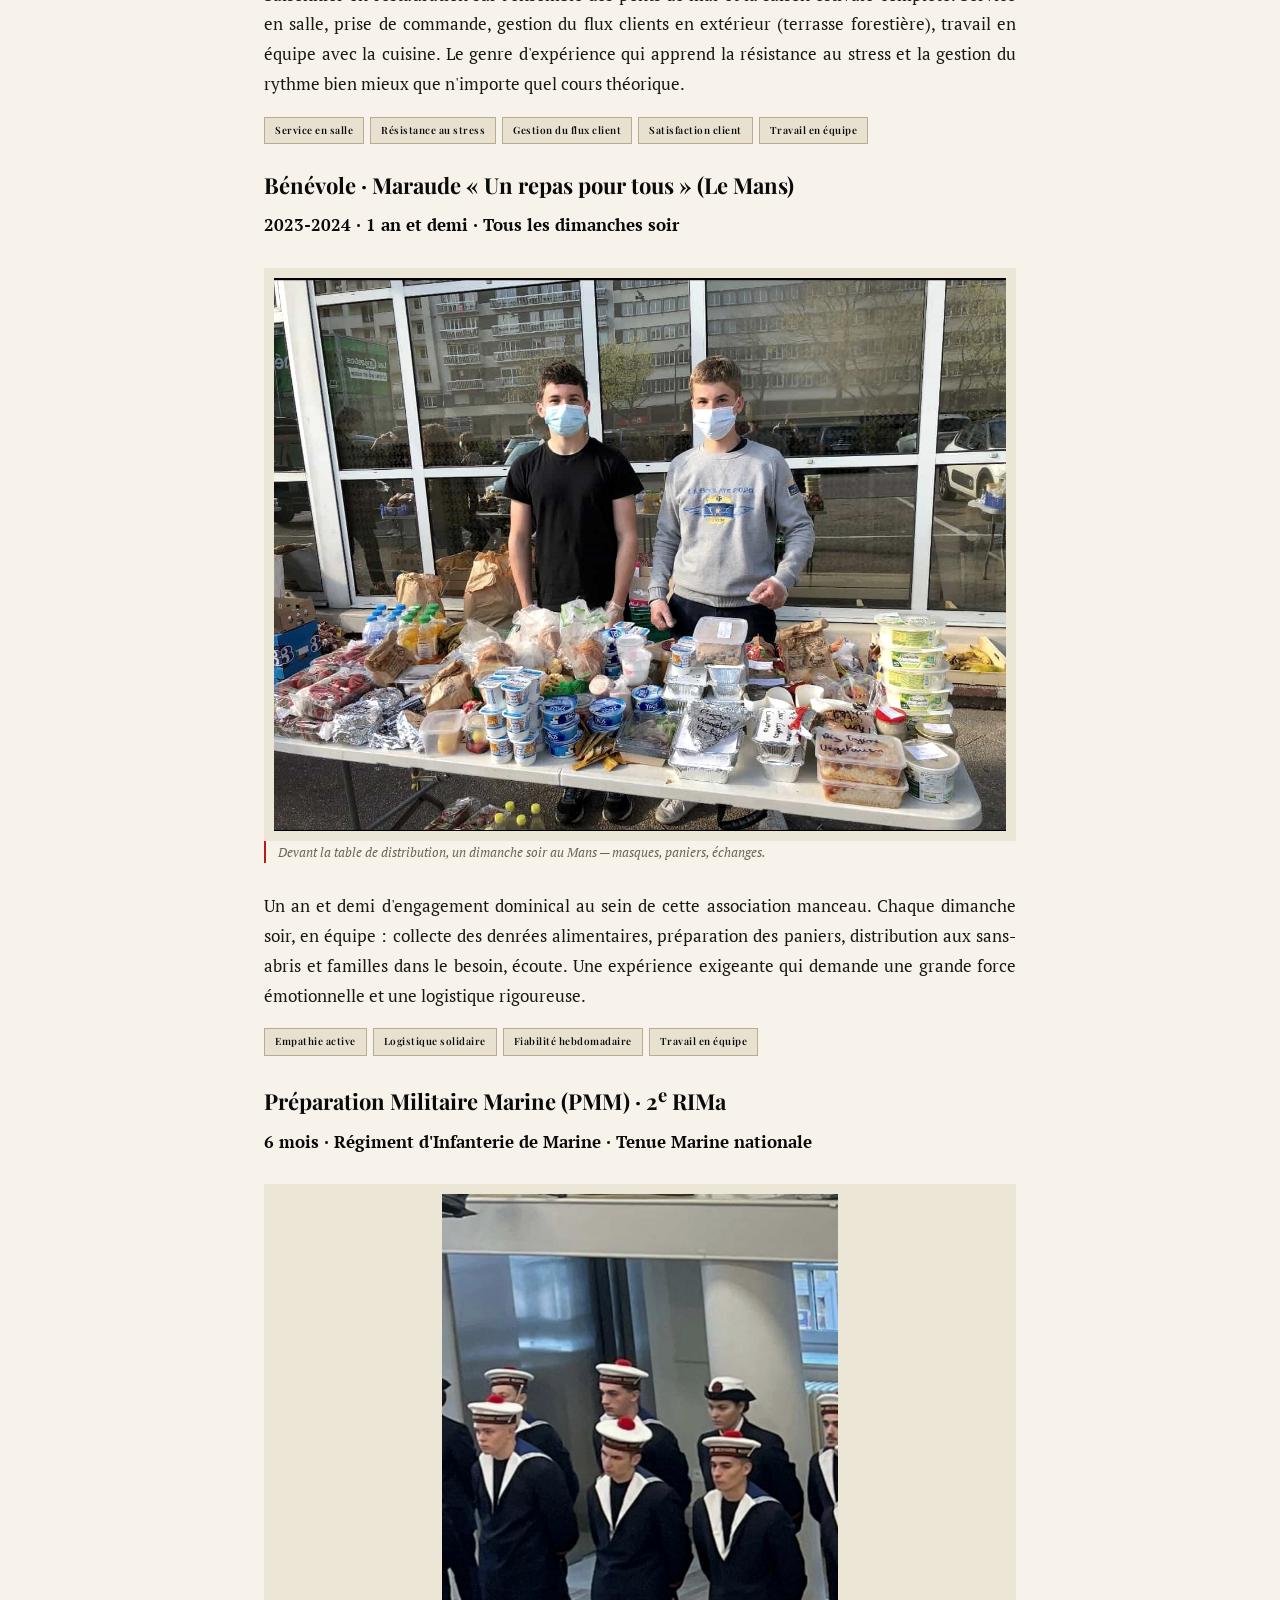
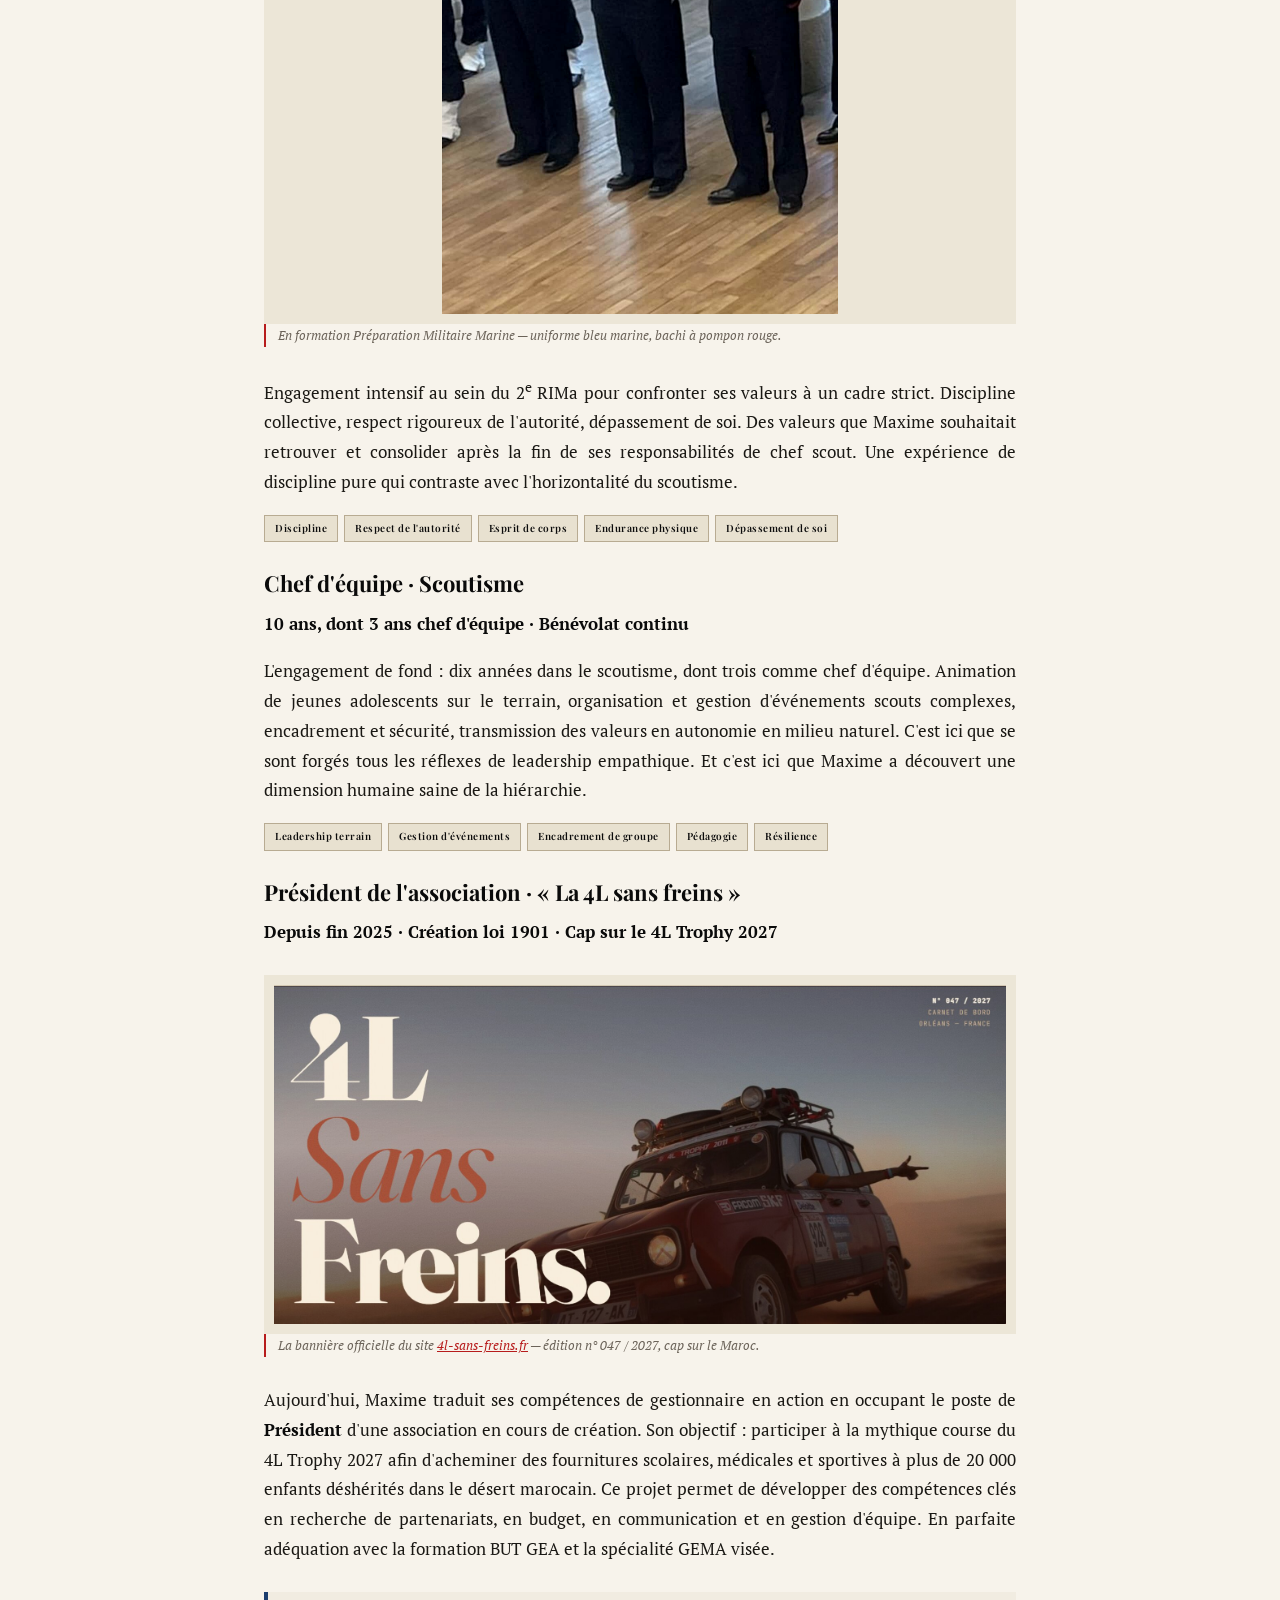
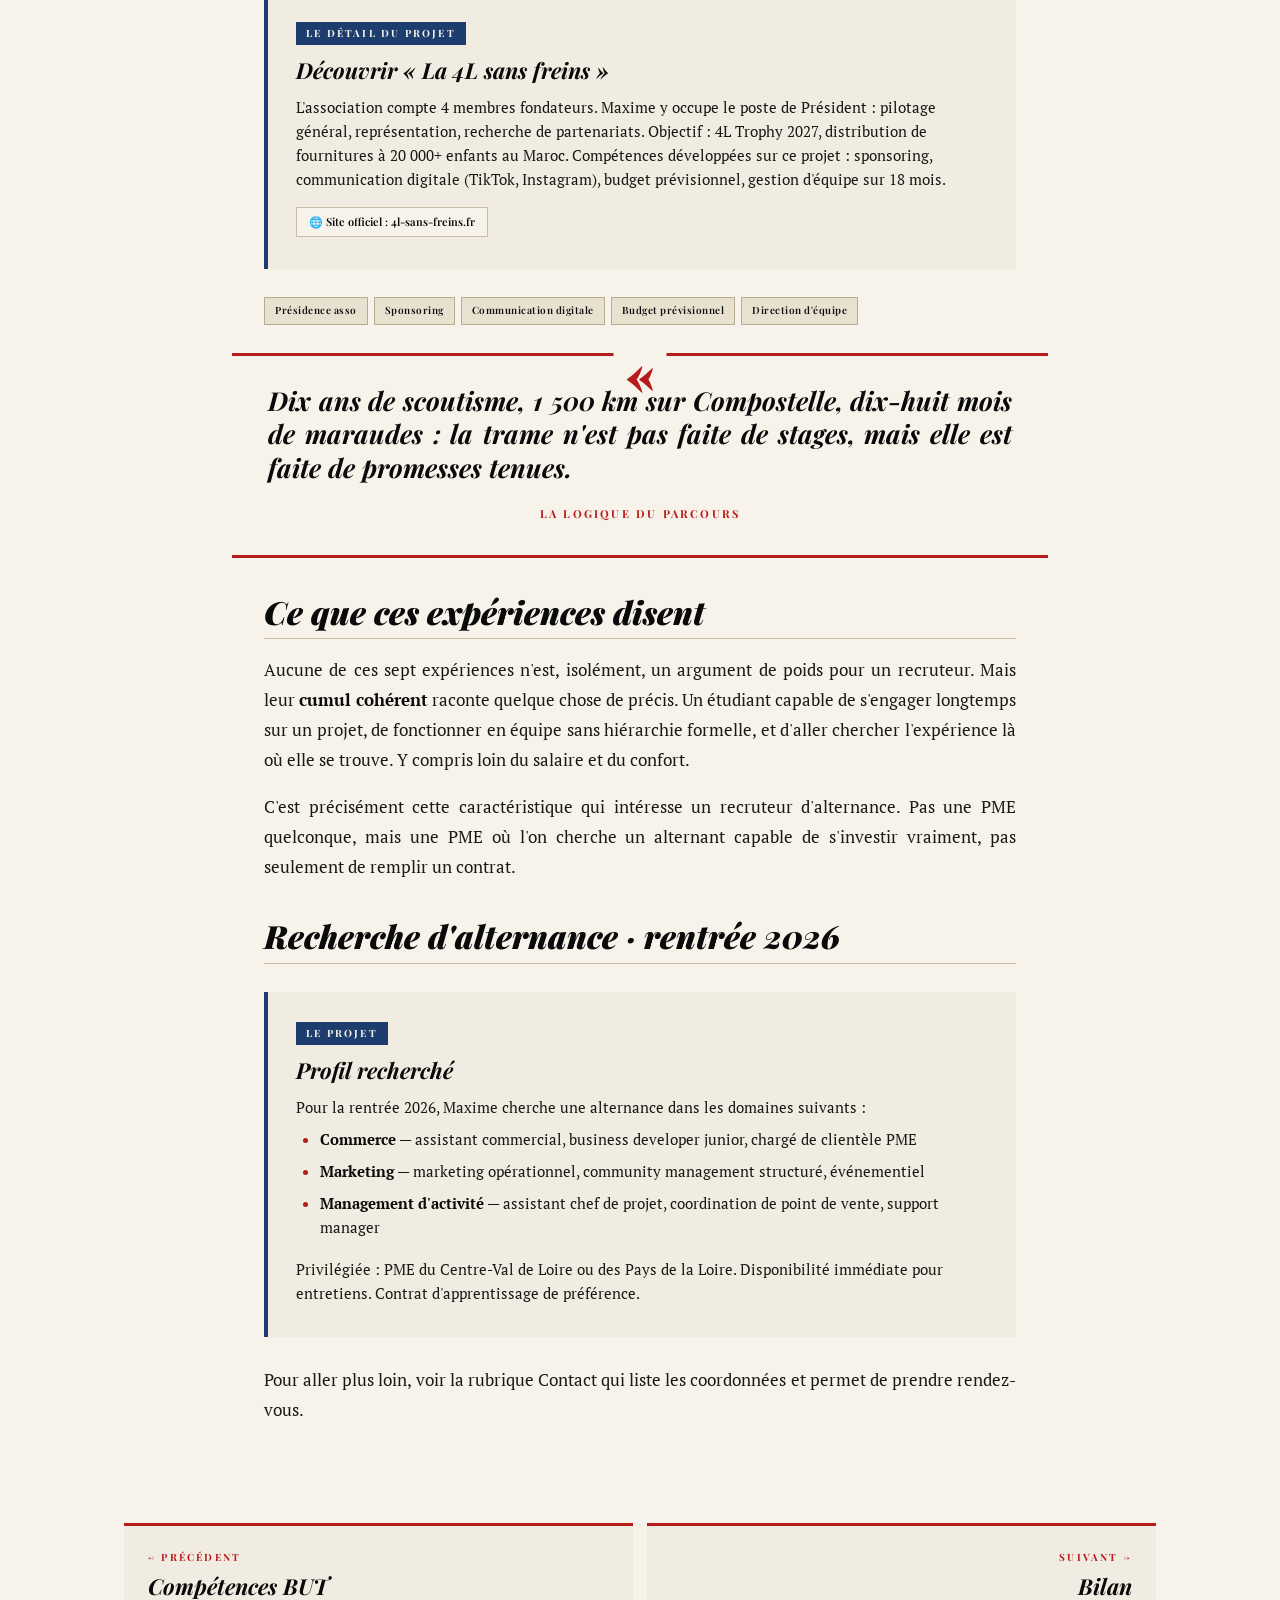
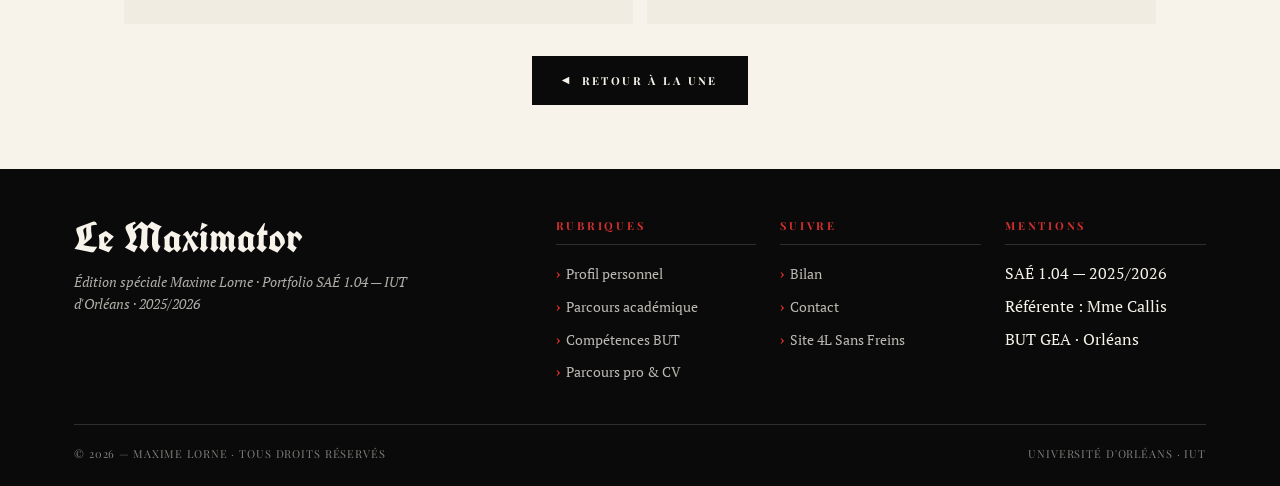
<file: articles/parcours-pro.html>
<!DOCTYPE html>
<html lang="fr">
<head>
<meta charset="UTF-8">
<meta name="viewport" content="width=device-width, initial-scale=1.0">
<title>Parcours pro & CV · Le Maximator · Édition Maxime Lorne</title>
<link rel="preconnect" href="https://fonts.googleapis.com">
<link rel="preconnect" href="https://fonts.gstatic.com" crossorigin>
<link href="https://fonts.googleapis.com/css2?family=Playfair+Display:ital,wght@0,400;0,700;0,900;1,400;1,700;1,900&family=PT+Serif:ital,wght@0,400;0,700;1,400;1,700&family=UnifrakturCook:wght@700&display=swap" rel="stylesheet">
<link rel="stylesheet" href="../css/common.css">
<link rel="stylesheet" href="../css/article.css">
</head>
<body>

<div class="figaro-meta">
  <div class="figaro-meta__inner">
    <div class="figaro-meta__left">
      <span class="figaro-meta__price">Édition spéciale portfolio</span>
      <span>·</span>
      <span>Vendredi 22 mai 2026</span>
      <span>·</span>
      <span>N° 67</span>
    </div>
    <div class="figaro-meta__right">
      <span class="figaro-meta__edition">Cahier · Portrait</span><button class="theme-toggle" type="button" aria-label="Basculer mode jour/nuit" title="Mode jour/nuit"><span class="theme-toggle__icon icon-moon">☾</span><span class="theme-toggle__icon icon-sun">☀</span></button>
    </div>
  </div>
</div>

<header class="masthead">
  <h1 class="masthead__title"><a href="../index.html">Le Maximator</a></h1>
  <p class="masthead__subtitle">Toute la vérité sur un étudiant de 20 ans (ou presque)</p>
</header>

<nav class="rubriques">
  <div class="rubriques__inner">
    <a href="../index.html" class="rubriques__home">Retour à la Une</a>
    <button class="menu-toggle"><span></span><span></span><span></span></button>
    <ul class="rubriques__list">
      <li><a href="../index.html">À la Une</a></li>
      <li><a href="profil.html">Profil</a></li>
      <li><a href="parcours-academique.html">Parcours</a></li>
      <li><a href="competences.html">Compétences</a></li>
      <li><a href="parcours-pro.html" class="is-active">Pro</a></li>
      <li><a href="conclusion.html">Bilan</a></li>
      <li><a href="contact.html">Contact</a></li>
    </ul>
  </div>
</nav>

<div class="breadcrumb">
  <div class="breadcrumb__inner">
    <a href="../index.html">À la Une</a>
    <span class="breadcrumb__sep">›</span>
    <span class="breadcrumb__current">Parcours pro & CV</span>
  </div>
</div>

<div class="article-hero">
  <span class="article-hero__rubrique">Cahier · Portrait</span>
  <h1 class="article-hero__title">Sept expériences, dix ans d'engagement : <em>la trame du parcours</em></h1>
  <p class="article-hero__chapeau">
    Stage Damart, Galeries Lafayette, Auberge du Trappeur, maraudes, PMM au 2<sup>e</sup> RIMa, scoutisme,
    présidence de l'association 4L Sans Freins. Voici les expériences qui structurent un CV déjà bien
    rempli pour un étudiant de 20 ans.
  </p>
  <div class="article-hero__meta">
    <span class="article-hero__by">par la rédaction</span>
    <span class="article-hero__date">Publié le 22 mai 2026</span>
    <span class="article-hero__reading">Lecture : 10 min</span>
  </div>
</div>

<div class="article-image">
  <div class="article-image__wrap">
    <img src="../images/damart.jpg" alt="Devant la boutique Damart à Orléans">
  </div>
  <p class="article-image__caption"><span>Stage Damart</span>Devant la boutique Damart d'Orléans, février 2026 — dernier jour de stage avec un collègue.</p>
</div>

<article class="article-body">
  <p>Un parcours professionnel à 20 ans, c'est forcément un parcours largement bénévole et associatif, mêlé
  à quelques expériences salariées de saisonnier. Mais c'est aussi, à condition d'y prêter attention, un
  parcours qui dit déjà beaucoup. Voici les sept expériences qui composent le CV de Maxime Lorne, chacune
  apportant une compétence transférable distincte.</p>

  <h2 id="cv">Le CV en bref</h2>

  <div class="article-grid">
    <div class="article-grid__card article-grid__card--ink">
      <h4>Identité</h4>
      <p>Maxime Lorne · 20 ans · Étudiant BUT GEA 1<sup>ère</sup> année · IUT d'Orléans · Mobilité
      Centre-Val de Loire / Pays de la Loire</p>
    </div>
    <div class="article-grid__card article-grid__card--blue">
      <h4>Recherche</h4>
      <p>Alternance commerce / marketing / management — rentrée 2026 · Contrat d'apprentissage privilégié ·
      12 ou 24 mois</p>
    </div>
    <div class="article-grid__card">
      <h4>Compétences clés</h4>
      <p>Excel intermédiaire-avancé · Communication orale · Coordination d'équipe · Gestion de communauté
      Instagram (37 000+ abonnés) · Anglais B1 · Espagnol A2 · Permis B</p>
    </div>
    <div class="article-grid__card">
      <h4>Soft skills</h4>
      <p>Leadership empathique · Endurance mentale · Discipline · Empathie active · Sens du collectif ·
      Résistance au stress</p>
    </div>
  </div>

  <h2 id="timeline">Les expériences en détail</h2>

  <!-- DAMART -->
  <h3 id="damart">Stage de 1<sup>ère</sup> année · Vendeur · Damart (Orléans)</h3>
  <p><strong>19 janvier — 13 février 2026 · 35 h/semaine · Stage validé</strong></p>

  <p>Quatre semaines en immersion au magasin Damart d'Orléans (13 rue Bannier) dans le cadre de la SAÉ 2.04.
  Tutrice de stage : Katia Baubit, responsable de boutique. Tuteur universitaire : M. Baudenon, professeur
  d'anglais à l'IUT. Mission complète : accueil client, conseil personnalisé en s'appuyant sur la méthode
  DISC, encaissement, inventaires de stocks suite aux démarques de soldes, merchandising et remise en
  place des vitrines, mise à jour des informations clients dans les outils internes. Le rapport de stage
  approfondit le processus de vente observé et propose des pistes d'amélioration concrètes.</p>

  <div class="skills-inline">
    <span>Relation client</span>
    <span>Méthode DISC</span>
    <span>Vente conseil</span>
    <span>Tenue de caisse</span>
    <span>Merchandising</span>
    <span>Inventaire</span>
  </div>

  <div class="proof-bar">
    <span class="proof-bar__label">Document</span>
    <a href="../docs/Rapport_de_stage_Damart.pdf" class="proof-pill proof-pill--cta" target="_blank" rel="noopener">📄 Lire le rapport de stage Damart (PDF)</a>
  </div>

  <!-- GROOM LAFAYETTE -->
  <h3 id="lafayette">Groom · Galeries Lafayette</h3>
  <p><strong>Saison 2025 · Ponctuel · Costume rouge & dorures</strong></p>

  <div class="article-photo">
    <div class="article-photo__wrap">
      <img src="../images/groom-lafayette.jpg" alt="Maxime en costume rouge de groom aux Galeries Lafayette">
    </div>
    <p class="article-photo__caption">Le costume officiel de groom — accueil clientèle pendant les périodes commerciales fortes.</p>
  </div>

  <p>Mission ponctuelle de groom dans une enseigne haut-de-gamme. Accueil clientèle en tenue d'apparat
  (costume rouge à galons dorés, gants blancs), orientation des visiteurs, représentation de l'enseigne
  pendant les périodes de forte affluence. Une mission qui apprend la <em>posture</em> autant que le
  service. Tenue, prestance, sourire, disponibilité instantanée.</p>

  <div class="skills-inline">
    <span>Accueil clientèle</span>
    <span>Représentation enseigne</span>
    <span>Posture professionnelle</span>
    <span>Gestion de la première impression</span>
  </div>

  <!-- TRAPPEUR -->
  <h3 id="trappeur">Serveur · L'Auberge du Trappeur</h3>
  <p><strong>Mai, juillet et août 2026 · Saisonnier · Service en salle</strong></p>

  <div class="article-photo">
    <div class="article-photo__wrap">
      <img src="../images/trappeur.jpg" alt="Maxime en service à l'Auberge du Trappeur">
    </div>
    <p class="article-photo__caption">En service à l'Auberge du Trappeur — plateau, sourire et flux soutenu.</p>
  </div>

  <p>Saisonnier en restauration sur l'ensemble des ponts de mai et la saison estivale complète. Service
  en salle, prise de commande, gestion du flux clients en extérieur (terrasse forestière), travail en
  équipe avec la cuisine. Le genre d'expérience qui apprend la résistance au stress et la gestion du
  rythme bien mieux que n'importe quel cours théorique.</p>

  <div class="skills-inline">
    <span>Service en salle</span>
    <span>Résistance au stress</span>
    <span>Gestion du flux client</span>
    <span>Satisfaction client</span>
    <span>Travail en équipe</span>
  </div>

  <!-- MARAUDE -->
  <h3 id="maraude">Bénévole · Maraude « Un repas pour tous » (Le Mans)</h3>
  <p><strong>2023-2024 · 1 an et demi · Tous les dimanches soir</strong></p>

  <div class="article-photo">
    <div class="article-photo__wrap">
      <img src="../images/maraude.jpg" alt="Maxime devant la table de distribution alimentaire">
    </div>
    <p class="article-photo__caption">Devant la table de distribution, un dimanche soir au Mans — masques, paniers, échanges.</p>
  </div>

  <p>Un an et demi d'engagement dominical au sein de cette association manceau. Chaque dimanche soir, en
  équipe : collecte des denrées alimentaires, préparation des paniers, distribution aux sans-abris et
  familles dans le besoin, écoute. Une expérience exigeante qui demande une grande force émotionnelle
  et une logistique rigoureuse.</p>

  <div class="skills-inline">
    <span>Empathie active</span>
    <span>Logistique solidaire</span>
    <span>Fiabilité hebdomadaire</span>
    <span>Travail en équipe</span>
  </div>

  <!-- PMM -->
  <h3 id="pmm">Préparation Militaire Marine (PMM) · 2<sup>e</sup> RIMa</h3>
  <p><strong>6 mois · Régiment d'Infanterie de Marine · Tenue Marine nationale</strong></p>

  <div class="article-photo">
    <div class="article-photo__wrap">
      <img src="../images/pmm.jpg" alt="Maxime en uniforme de PMM avec le bachi rouge">
    </div>
    <p class="article-photo__caption">En formation Préparation Militaire Marine — uniforme bleu marine, bachi à pompon rouge.</p>
  </div>

  <p>Engagement intensif au sein du 2<sup>e</sup> RIMa pour confronter ses valeurs à un cadre strict.
  Discipline collective, respect rigoureux de l'autorité, dépassement de soi. Des valeurs que Maxime
  souhaitait retrouver et consolider après la fin de ses responsabilités de chef scout. Une expérience
  de discipline pure qui contraste avec l'horizontalité du scoutisme.</p>

  <div class="skills-inline">
    <span>Discipline</span>
    <span>Respect de l'autorité</span>
    <span>Esprit de corps</span>
    <span>Endurance physique</span>
    <span>Dépassement de soi</span>
  </div>

  <!-- SCOUTISME -->
  <h3 id="scoutisme">Chef d'équipe · Scoutisme</h3>
  <p><strong>10 ans, dont 3 ans chef d'équipe · Bénévolat continu</strong></p>

  <p>L'engagement de fond : dix années dans le scoutisme, dont trois comme chef d'équipe. Animation de
  jeunes adolescents sur le terrain, organisation et gestion d'événements scouts complexes, encadrement
  et sécurité, transmission des valeurs en autonomie en milieu naturel. C'est ici que se sont forgés
  tous les réflexes de leadership empathique. Et c'est ici que Maxime a découvert une dimension humaine
  saine de la hiérarchie.</p>

  <div class="skills-inline">
    <span>Leadership terrain</span>
    <span>Gestion d'événements</span>
    <span>Encadrement de groupe</span>
    <span>Pédagogie</span>
    <span>Résilience</span>
  </div>

  <!-- 4L TROPHY -->
  <h3 id="4l">Président de l'association · « La 4L sans freins »</h3>
  <p><strong>Depuis fin 2025 · Création loi 1901 · Cap sur le 4L Trophy 2027</strong></p>

  <div class="article-photo">
    <div class="article-photo__wrap">
      <img src="../images/4l-sans-freins.jpg" alt="Bannière du site 4L Sans Freins">
    </div>
    <p class="article-photo__caption">
      La bannière officielle du site
      <a href="https://l.instagram.com/?u=https%3A%2F%2Fmaxlrn20-cmd.github.io%2F4l-sans-freins%2F%3Futm_source%3Dig%26utm_medium%3Dsocial%26utm_content%3Dlink_in_bio%26fbclid%3DPAZXh0bgNhZW0CMTEAcGRvZgJzcnRjBmFwcF9pZA85MzY2MTk3NDMzOTI0NTkAAae2_Dt_9MeqIDEkcHFChroG-R3Mh6tFtmlXxD1CNIJlE9sZEijstxWKugb8YQ_aem_kaBqB7wumsuzk2M-er-bxw&amp;e=AUBLCw8bnfHfUbjDV4M_W52XAJJ_nLjOqEHR2JYfnEpYNxP_AtM5BR0xgbh7jt7_NLvMg0esQV8TCCgDfTbUWOiscCtUUCIAo4NbqLVCe9_p2paq9p-qRuuZBhR_0zzZpgVTqfQvt2-YIlaqmdR4w9s" style="color: var(--figaro-red); text-decoration: underline;">4l-sans-freins.fr</a>
      — édition n° 047 / 2027, cap sur le Maroc.
    </p>
  </div>

  <p>Aujourd'hui, Maxime traduit ses compétences de gestionnaire en action en occupant le poste de
  <strong>Président</strong> d'une association en cours de création. Son objectif : participer à la
  mythique course du 4L Trophy 2027 afin d'acheminer des fournitures scolaires, médicales et sportives
  à plus de 20 000 enfants déshérités dans le désert marocain. Ce projet permet de développer des
  compétences clés en recherche de partenariats, en budget, en communication et en gestion d'équipe.
  En parfaite adéquation avec la formation BUT GEA et la spécialité GEMA visée.</p>

  <div class="article-box">
    <span class="article-box__tag">Le détail du projet</span>
    <h4>Découvrir « La 4L sans freins »</h4>
    <p>L'association compte 4 membres fondateurs. Maxime y occupe le poste de Président : pilotage général,
    représentation, recherche de partenariats. Objectif : 4L Trophy 2027, distribution de fournitures à
    20 000+ enfants au Maroc. Compétences développées sur ce projet : sponsoring, communication digitale
    (TikTok, Instagram), budget prévisionnel, gestion d'équipe sur 18 mois.</p>
    <p style="margin-top: 16px;">
      <a href="https://l.instagram.com/?u=https%3A%2F%2Fmaxlrn20-cmd.github.io%2F4l-sans-freins%2F%3Futm_source%3Dig%26utm_medium%3Dsocial%26utm_content%3Dlink_in_bio%26fbclid%3DPAZXh0bgNhZW0CMTEAcGRvZgJzcnRjBmFwcF9pZA85MzY2MTk3NDMzOTI0NTkAAae2_Dt_9MeqIDEkcHFChroG-R3Mh6tFtmlXxD1CNIJlE9sZEijstxWKugb8YQ_aem_kaBqB7wumsuzk2M-er-bxw&amp;e=AUBLCw8bnfHfUbjDV4M_W52XAJJ_nLjOqEHR2JYfnEpYNxP_AtM5BR0xgbh7jt7_NLvMg0esQV8TCCgDfTbUWOiscCtUUCIAo4NbqLVCe9_p2paq9p-qRuuZBhR_0zzZpgVTqfQvt2-YIlaqmdR4w9s" class="proof-pill">🌐 Site officiel : 4l-sans-freins.fr</a>
    </p>
  </div>

  <div class="skills-inline">
    <span>Présidence asso</span>
    <span>Sponsoring</span>
    <span>Communication digitale</span>
    <span>Budget prévisionnel</span>
    <span>Direction d'équipe</span>
  </div>

  <div class="pull-quote">
    <p>Dix ans de scoutisme, 1 500 km sur Compostelle, dix-huit mois de maraudes : la trame n'est pas
    faite de stages, mais elle est faite de promesses tenues.</p>
    <cite>La logique du parcours</cite>
  </div>

  <h2>Ce que ces expériences disent</h2>

  <p>Aucune de ces sept expériences n'est, isolément, un argument de poids pour un recruteur. Mais leur
  <strong>cumul cohérent</strong> raconte quelque chose de précis. Un étudiant capable de s'engager
  longtemps sur un projet, de fonctionner en équipe sans hiérarchie formelle, et d'aller chercher
  l'expérience là où elle se trouve. Y compris loin du salaire et du confort.</p>

  <p>C'est précisément cette caractéristique qui intéresse un recruteur d'alternance. Pas une PME quelconque,
  mais une PME où l'on cherche un alternant capable de s'investir vraiment, pas seulement de remplir
  un contrat.</p>

  <h2>Recherche d'alternance · rentrée 2026</h2>

  <div class="article-box">
    <span class="article-box__tag">Le projet</span>
    <h4>Profil recherché</h4>
    <p>Pour la rentrée 2026, Maxime cherche une alternance dans les domaines suivants :</p>
    <ul>
      <li><strong>Commerce</strong> — assistant commercial, business developer junior, chargé de clientèle PME</li>
      <li><strong>Marketing</strong> — marketing opérationnel, community management structuré, événementiel</li>
      <li><strong>Management d'activité</strong> — assistant chef de projet, coordination de point de vente,
      support manager</li>
    </ul>
    <p>Privilégiée : PME du Centre-Val de Loire ou des Pays de la Loire. Disponibilité immédiate pour
    entretiens. Contrat d'apprentissage de préférence.</p>
  </div>

  <p>Pour aller plus loin, voir la rubrique Contact qui liste les coordonnées et permet de prendre
  rendez-vous.</p>
</article>

<div class="article-nav">
  <a href="competences.html" class="article-nav__item article-nav__item--prev">
    <span class="article-nav__dir">← Précédent</span>
    <h4 class="article-nav__title">Compétences BUT</h4>
  </a>
  <a href="conclusion.html" class="article-nav__item article-nav__item--next">
    <span class="article-nav__dir">Suivant →</span>
    <h4 class="article-nav__title">Bilan</h4>
  </a>
</div>

<div class="back-to-une">
  <a href="../index.html" class="back-to-une__btn">Retour à la Une</a>
</div>

<footer class="figaro-footer">
  <div class="container">
    <div class="figaro-footer__top">
      <div class="figaro-footer__brand">
        <h3>Le Maximator</h3>
        <p>Édition spéciale Maxime Lorne · Portfolio SAÉ 1.04 — IUT d'Orléans · 2025/2026</p>
      </div>
      <div class="figaro-footer__nav">
        <div class="figaro-footer__col">
          <h4>Rubriques</h4>
          <ul>
            <li><a href="profil.html">Profil personnel</a></li>
            <li><a href="parcours-academique.html">Parcours académique</a></li>
            <li><a href="competences.html">Compétences BUT</a></li>
            <li><a href="parcours-pro.html">Parcours pro & CV</a></li>
          </ul>
        </div>
        <div class="figaro-footer__col">
          <h4>Suivre</h4>
          <ul>
            <li><a href="conclusion.html">Bilan</a></li>
            <li><a href="contact.html">Contact</a></li>
            <li><a href="https://l.instagram.com/?u=https%3A%2F%2Fmaxlrn20-cmd.github.io%2F4l-sans-freins%2F%3Futm_source%3Dig%26utm_medium%3Dsocial%26utm_content%3Dlink_in_bio%26fbclid%3DPAZXh0bgNhZW0CMTEAcGRvZgJzcnRjBmFwcF9pZA85MzY2MTk3NDMzOTI0NTkAAae2_Dt_9MeqIDEkcHFChroG-R3Mh6tFtmlXxD1CNIJlE9sZEijstxWKugb8YQ_aem_kaBqB7wumsuzk2M-er-bxw&amp;e=AUBLCw8bnfHfUbjDV4M_W52XAJJ_nLjOqEHR2JYfnEpYNxP_AtM5BR0xgbh7jt7_NLvMg0esQV8TCCgDfTbUWOiscCtUUCIAo4NbqLVCe9_p2paq9p-qRuuZBhR_0zzZpgVTqfQvt2-YIlaqmdR4w9s">Site 4L Sans Freins</a></li>
          </ul>
        </div>
        <div class="figaro-footer__col">
          <h4>Mentions</h4>
          <ul>
            <li>SAÉ 1.04 — 2025/2026</li>
            <li>Référente : Mme Callis</li>
            <li>BUT GEA · Orléans</li>
          </ul>
        </div>
      </div>
    </div>
    <div class="figaro-footer__bottom">
      <span>© 2026 — Maxime Lorne · Tous droits réservés</span>
      <span>Université d'Orléans · IUT</span>
    </div>
  </div>
</footer>

<script src="../js/main.js"></script>
</body>
</html>
</file>
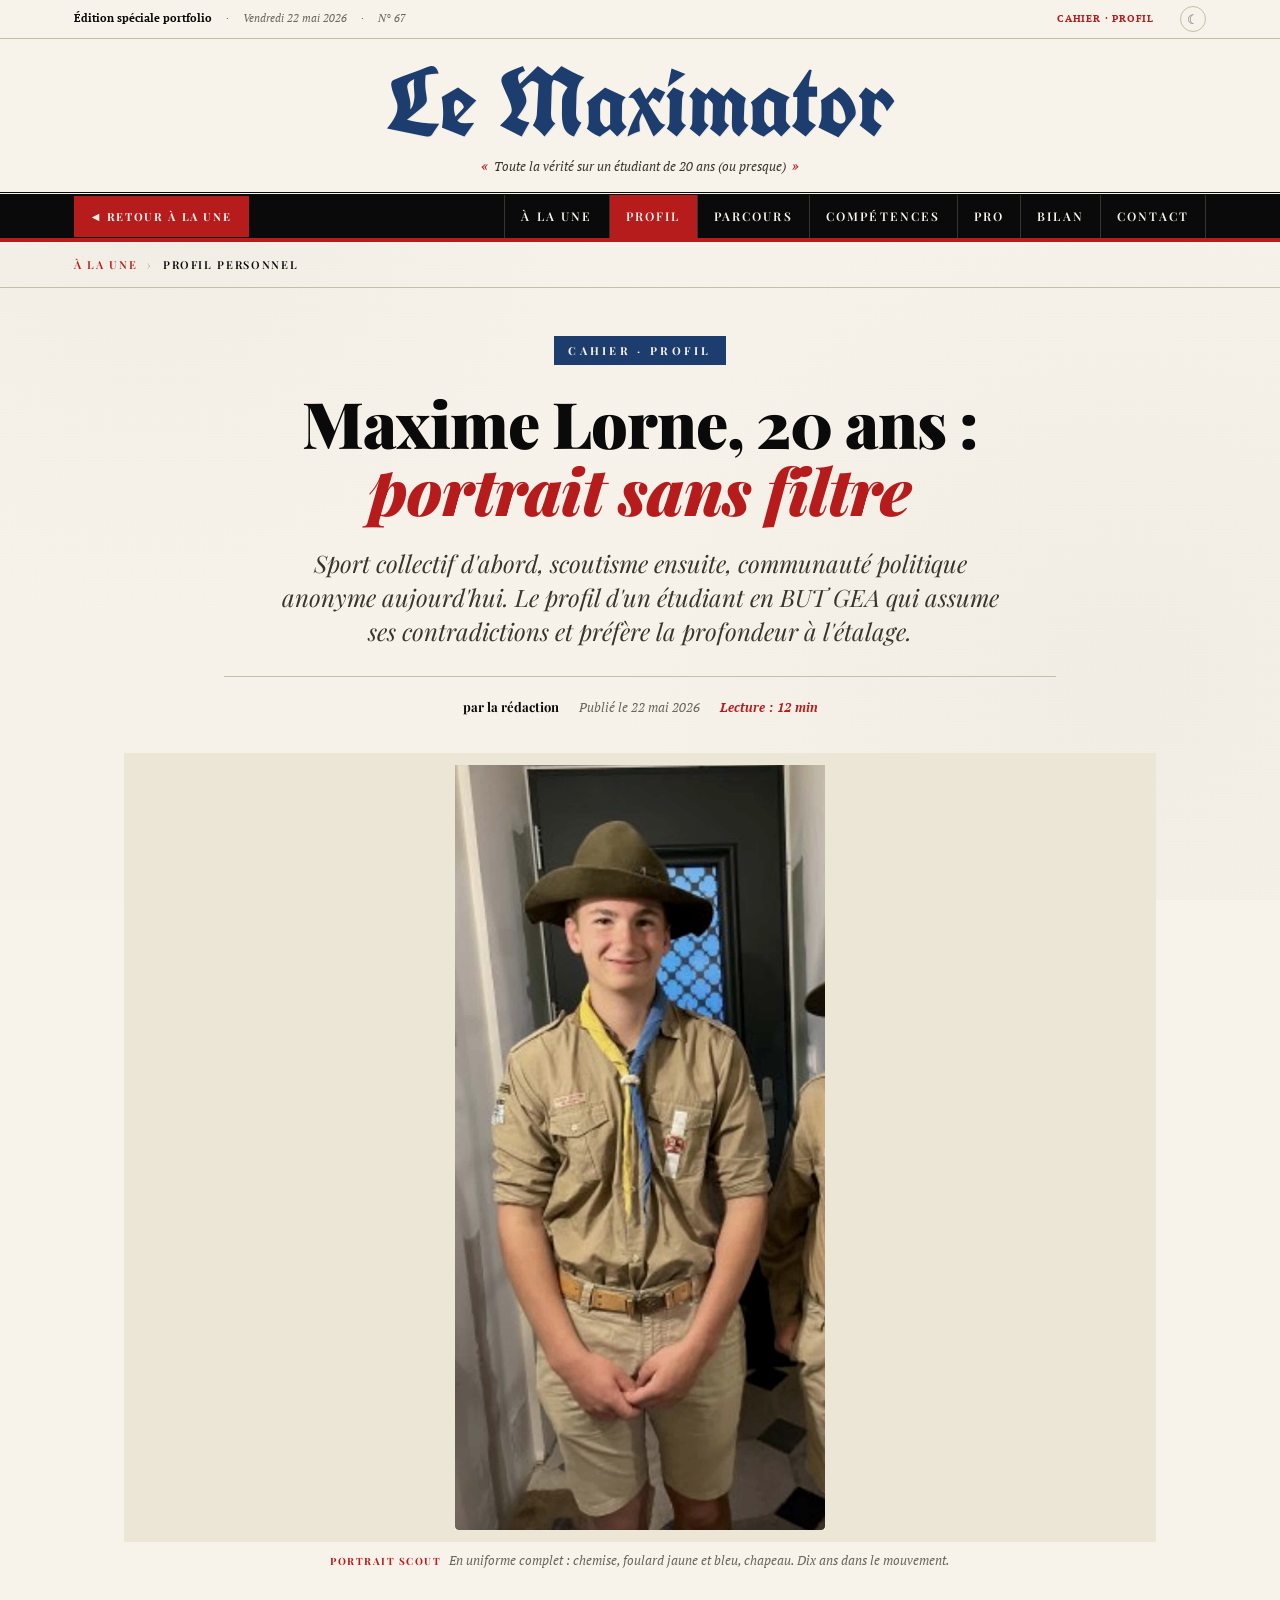
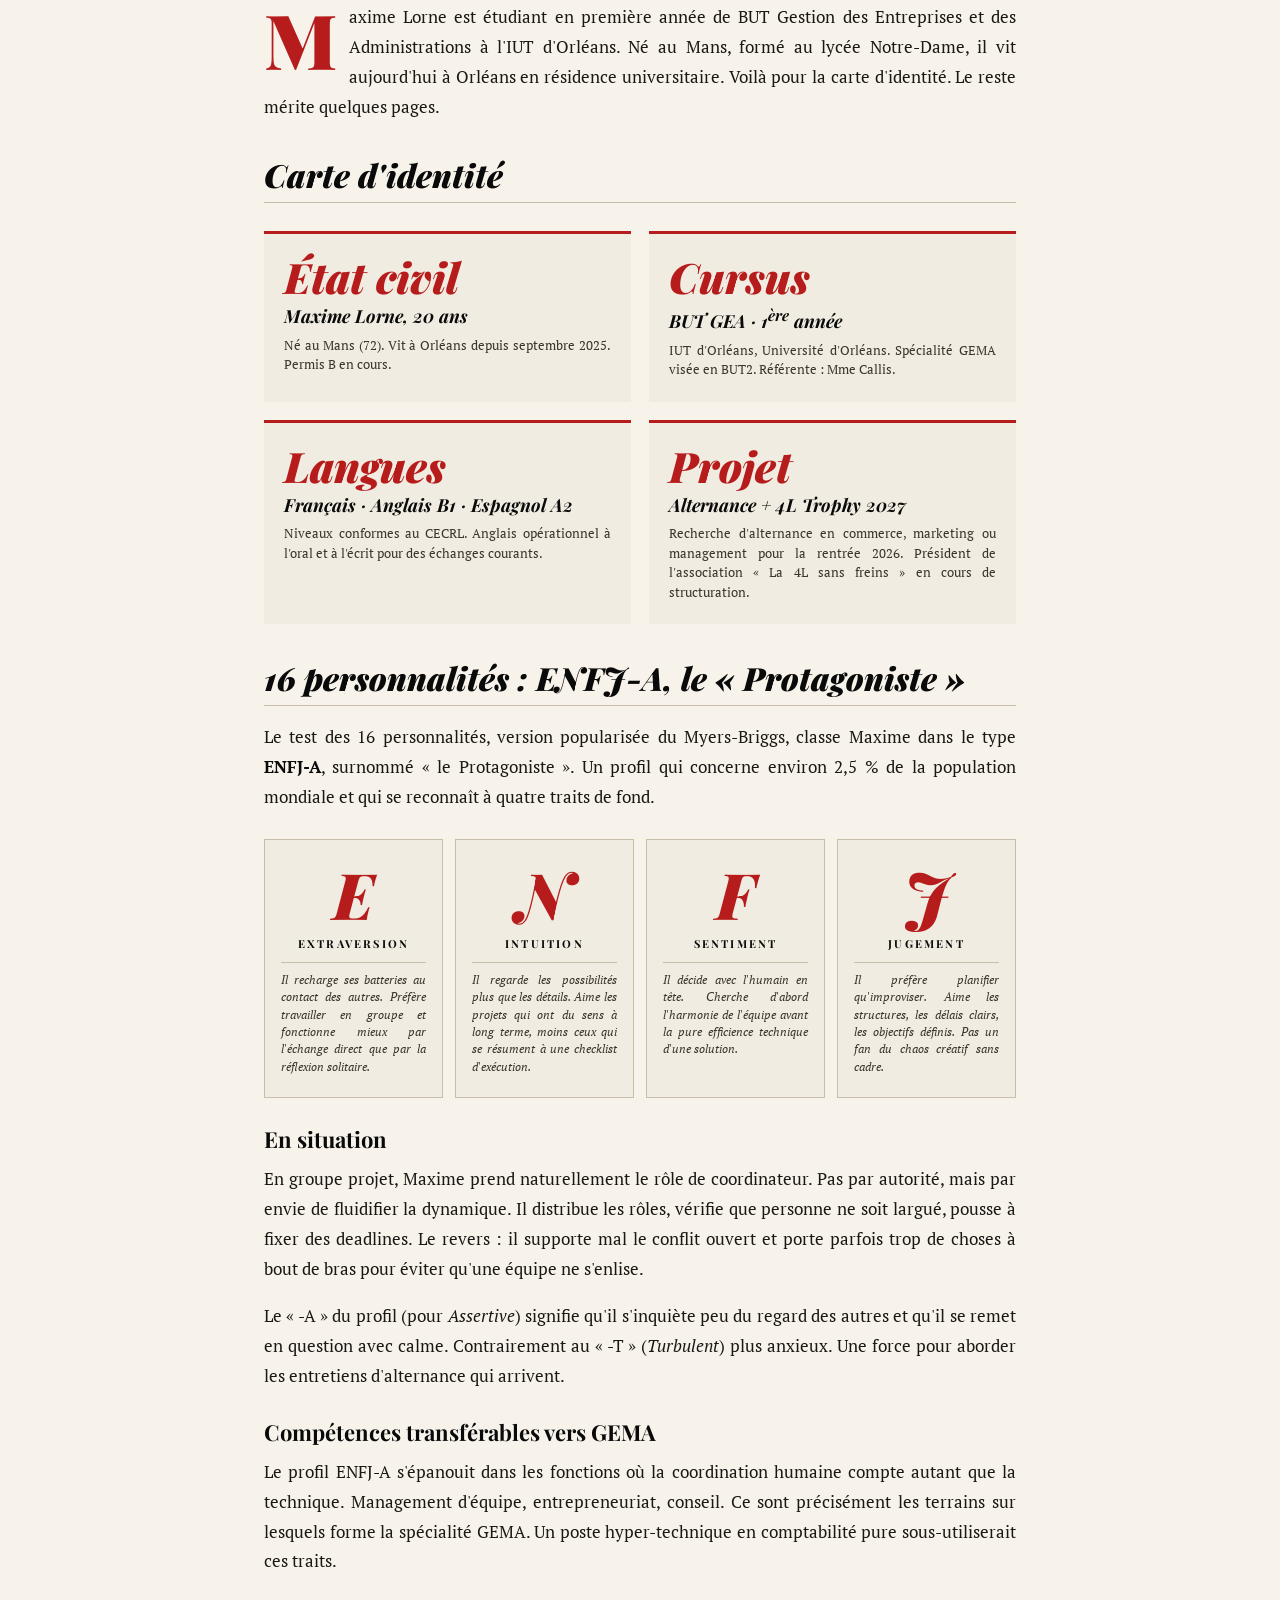
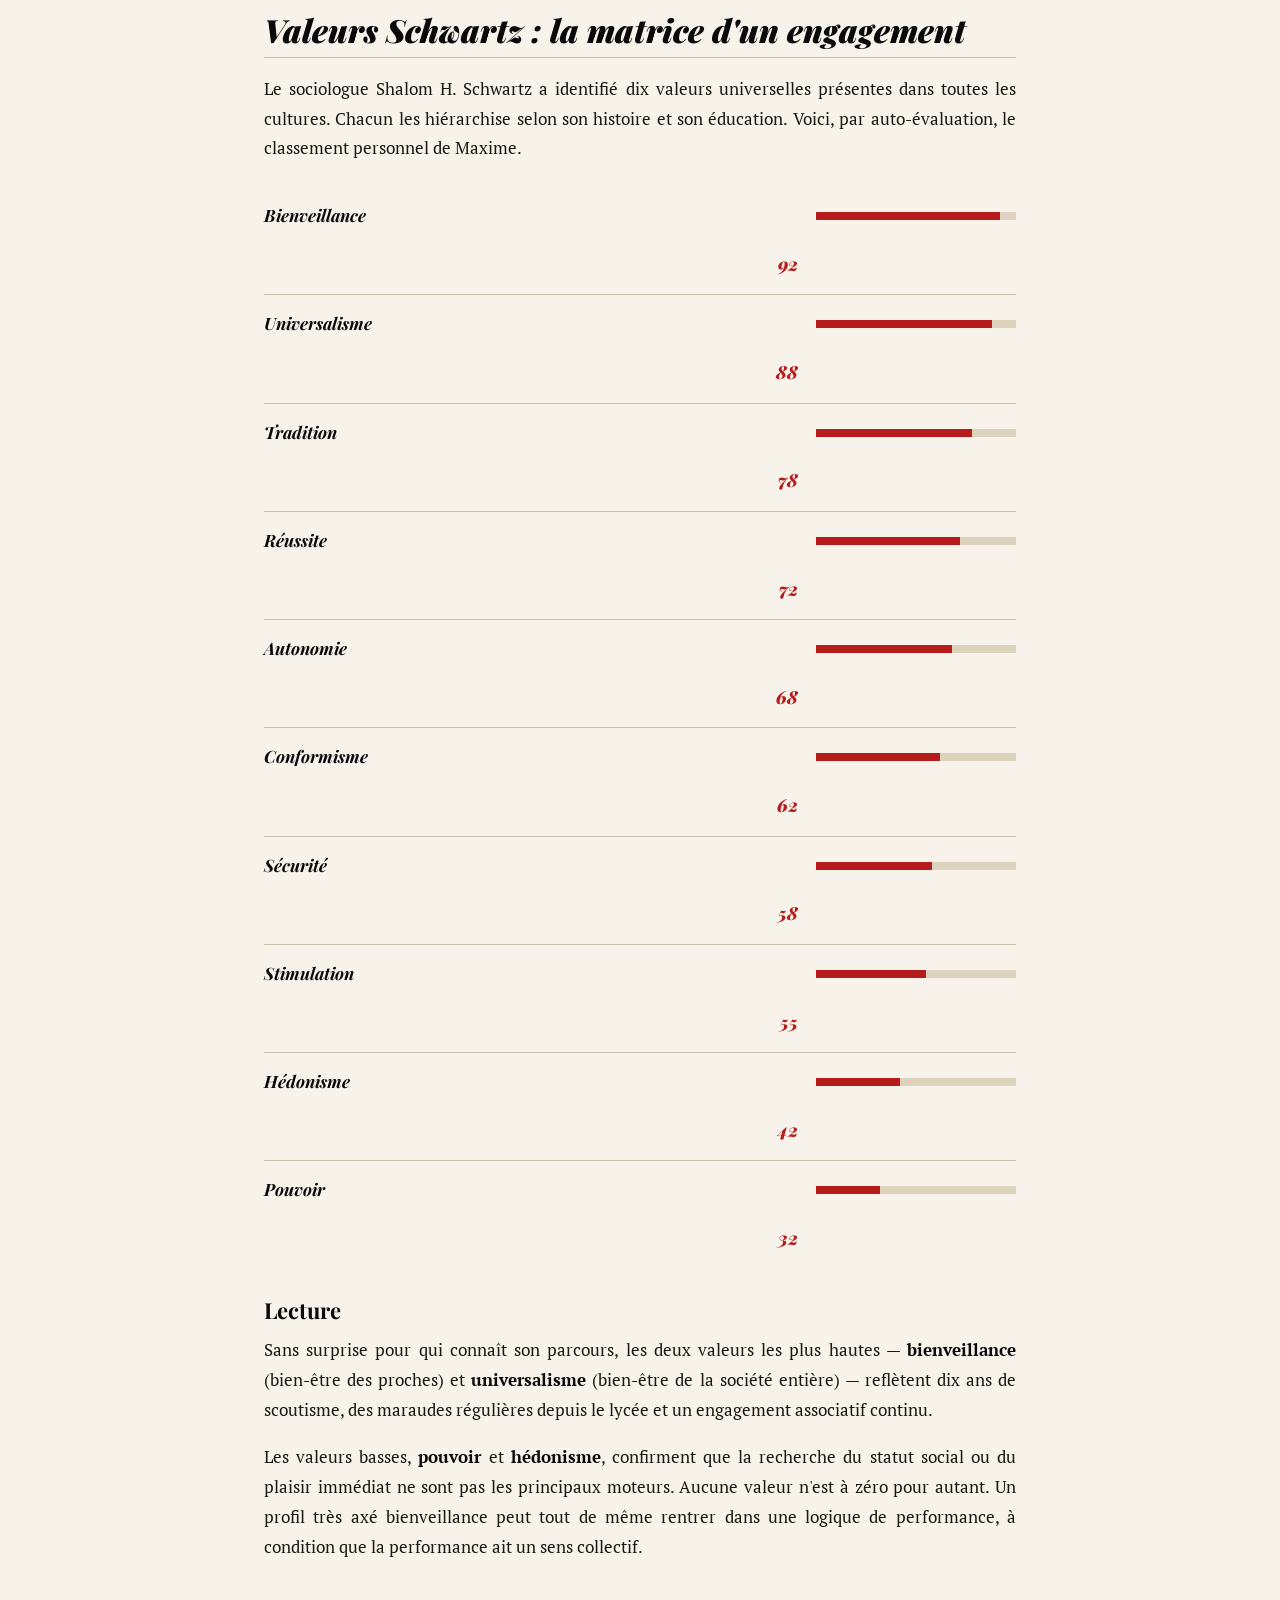
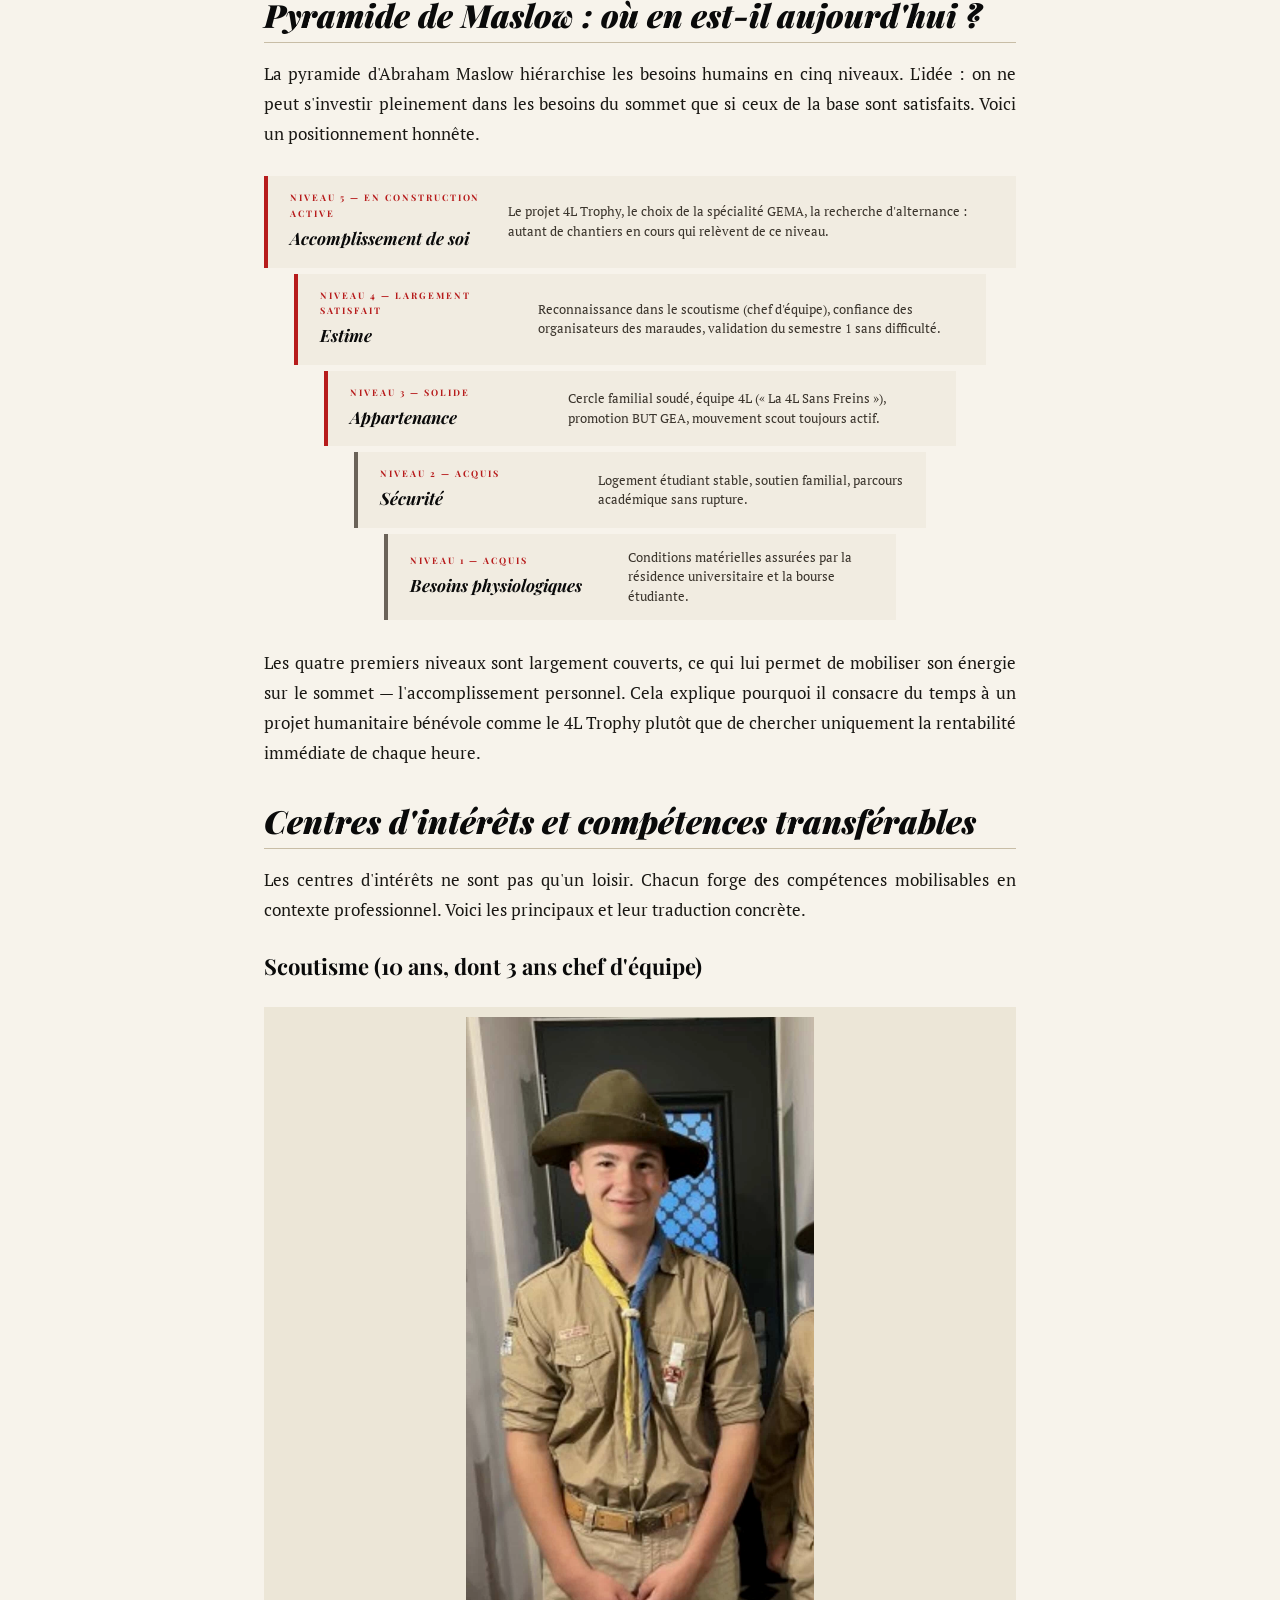
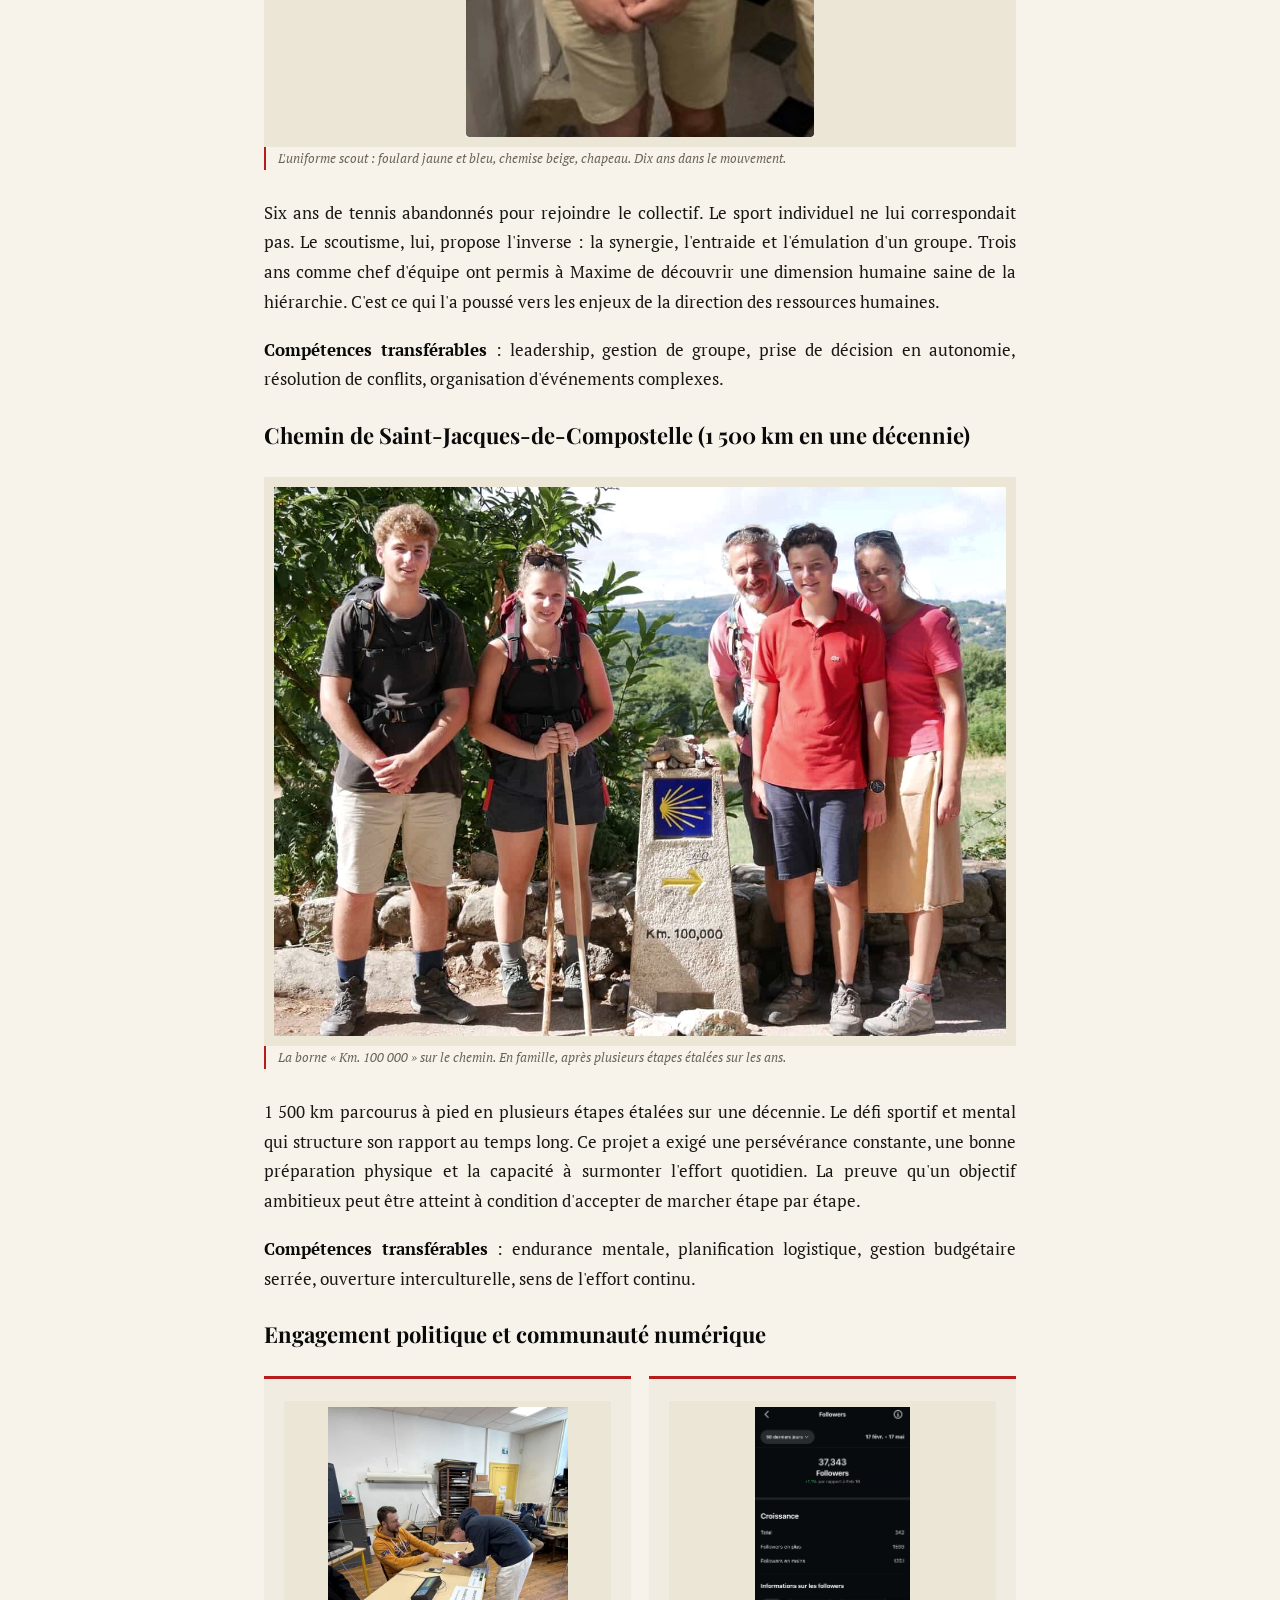
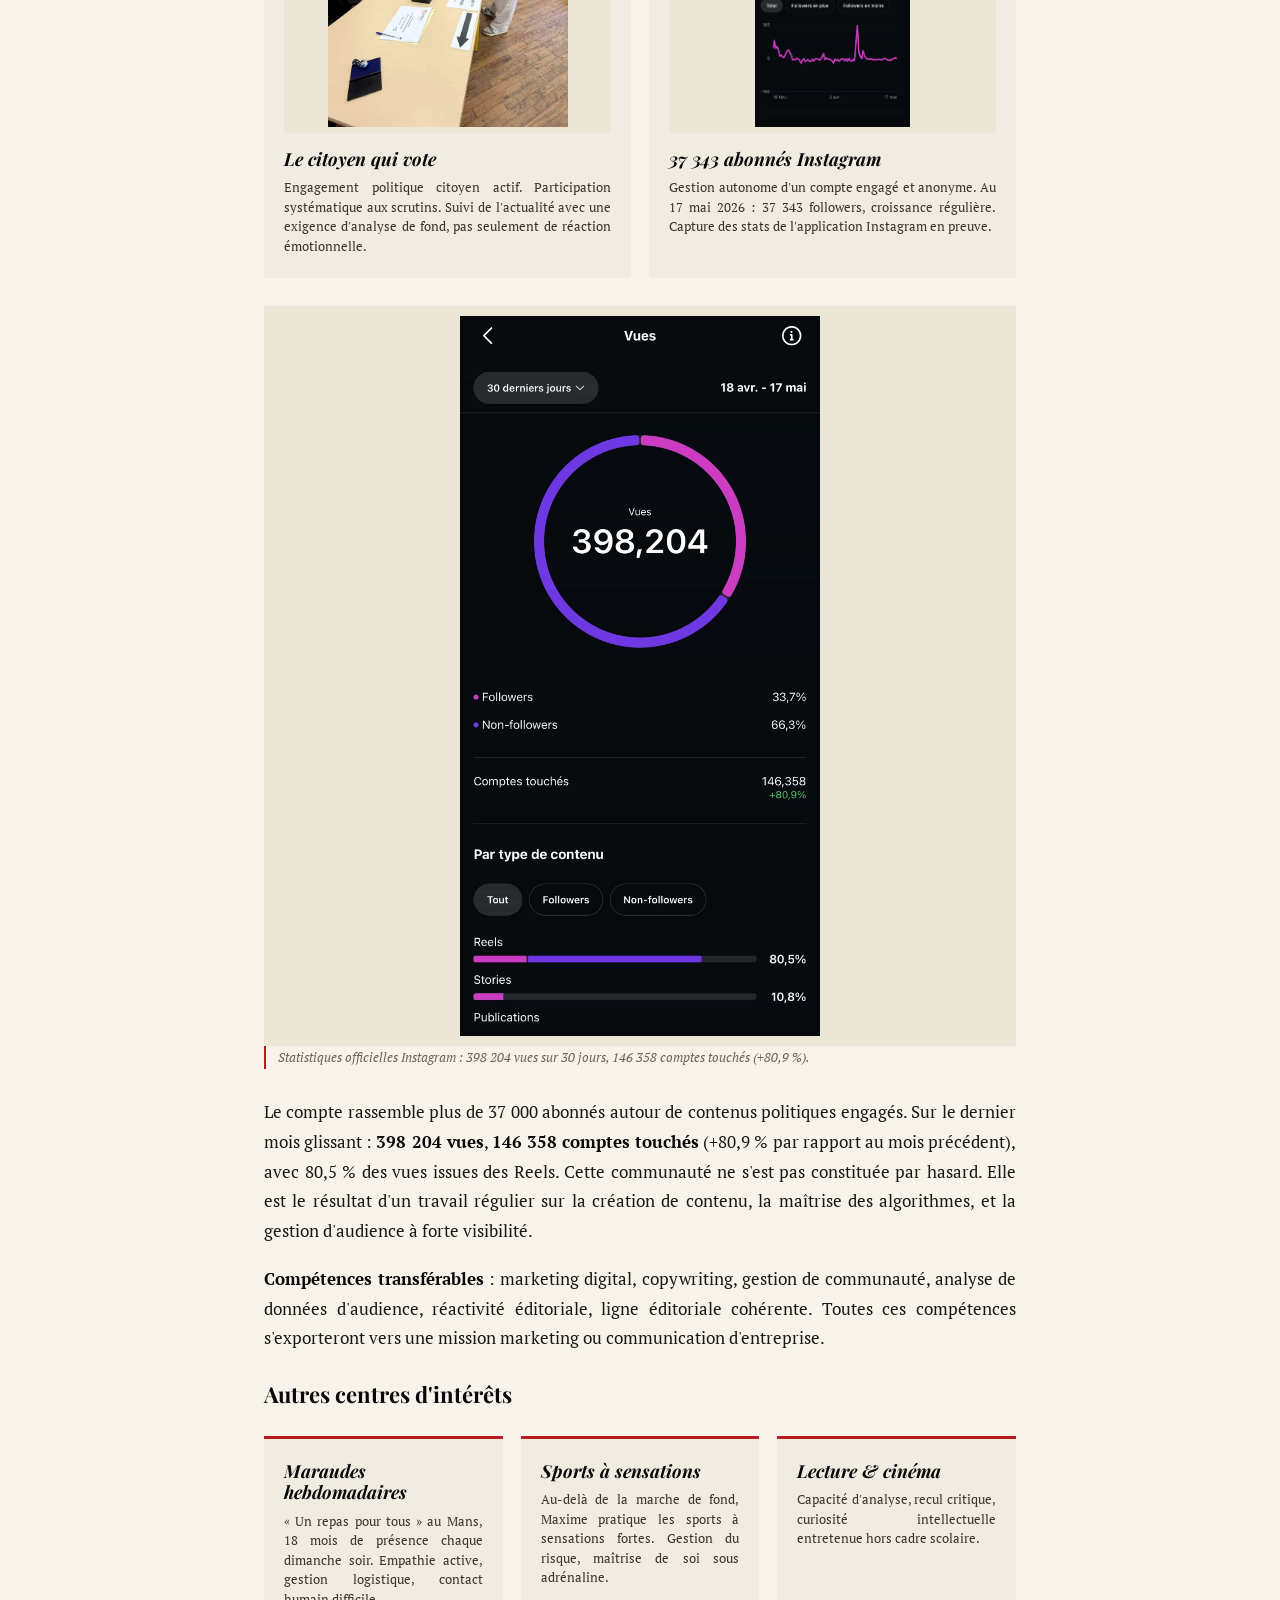
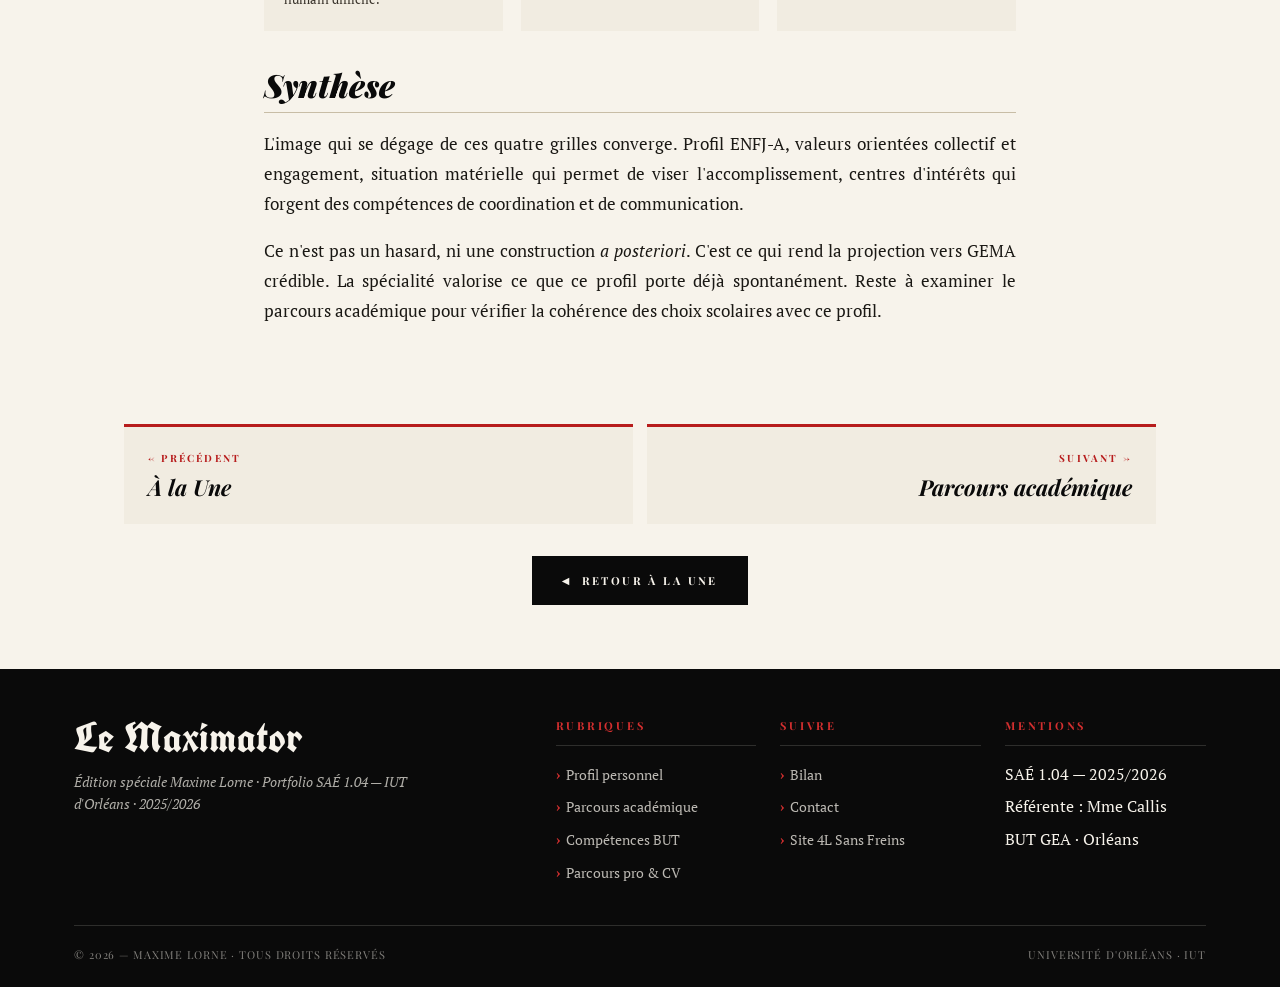
<file: articles/profil.html>
<!DOCTYPE html>
<html lang="fr">
<head>
<meta charset="UTF-8">
<meta name="viewport" content="width=device-width, initial-scale=1.0">
<title>Profil personnel · Le Maximator · Édition Maxime Lorne</title>
<link rel="preconnect" href="https://fonts.googleapis.com">
<link rel="preconnect" href="https://fonts.gstatic.com" crossorigin>
<link href="https://fonts.googleapis.com/css2?family=Playfair+Display:ital,wght@0,400;0,700;0,900;1,400;1,700;1,900&family=PT+Serif:ital,wght@0,400;0,700;1,400;1,700&family=UnifrakturCook:wght@700&display=swap" rel="stylesheet">
<link rel="stylesheet" href="../css/common.css">
<link rel="stylesheet" href="../css/article.css">
</head>
<body>

<div class="figaro-meta">
  <div class="figaro-meta__inner">
    <div class="figaro-meta__left">
      <span class="figaro-meta__price">Édition spéciale portfolio</span>
      <span>·</span>
      <span>Vendredi 22 mai 2026</span>
      <span>·</span>
      <span>N° 67</span>
    </div>
    <div class="figaro-meta__right">
      <span class="figaro-meta__edition">Cahier · Profil</span><button class="theme-toggle" type="button" aria-label="Basculer mode jour/nuit" title="Mode jour/nuit"><span class="theme-toggle__icon icon-moon">☾</span><span class="theme-toggle__icon icon-sun">☀</span></button>
    </div>
  </div>
</div>

<header class="masthead">
  <h1 class="masthead__title"><a href="../index.html">Le Maximator</a></h1>
  <p class="masthead__subtitle">Toute la vérité sur un étudiant de 20 ans (ou presque)</p>
</header>

<nav class="rubriques">
  <div class="rubriques__inner">
    <a href="../index.html" class="rubriques__home">Retour à la Une</a>
    <button class="menu-toggle"><span></span><span></span><span></span></button>
    <ul class="rubriques__list">
      <li><a href="../index.html">À la Une</a></li>
      <li><a href="profil.html" class="is-active">Profil</a></li>
      <li><a href="parcours-academique.html">Parcours</a></li>
      <li><a href="competences.html">Compétences</a></li>
      <li><a href="parcours-pro.html">Pro</a></li>
      <li><a href="conclusion.html">Bilan</a></li>
      <li><a href="contact.html">Contact</a></li>
    </ul>
  </div>
</nav>

<div class="breadcrumb">
  <div class="breadcrumb__inner">
    <a href="../index.html">À la Une</a>
    <span class="breadcrumb__sep">›</span>
    <span class="breadcrumb__current">Profil personnel</span>
  </div>
</div>

<div class="article-hero">
  <span class="article-hero__rubrique article-hero__rubrique--blue">Cahier · Profil</span>
  <h1 class="article-hero__title">Maxime Lorne, 20 ans : <em>portrait sans filtre</em></h1>
  <p class="article-hero__chapeau">
    Sport collectif d'abord, scoutisme ensuite, communauté politique anonyme aujourd'hui. Le profil d'un
    étudiant en BUT GEA qui assume ses contradictions et préfère la profondeur à l'étalage.
  </p>
  <div class="article-hero__meta">
    <span class="article-hero__by">par la rédaction</span>
    <span class="article-hero__date">Publié le 22 mai 2026</span>
    <span class="article-hero__reading">Lecture : 12 min</span>
  </div>
</div>

<div class="article-image">
  <div class="article-image__wrap">
    <img src="../images/scoutisme.jpg" alt="Maxime Lorne en uniforme scout">
  </div>
  <p class="article-image__caption"><span>Portrait scout</span>En uniforme complet : chemise, foulard jaune et bleu, chapeau. Dix ans dans le mouvement.</p>
</div>

<article class="article-body">
  <p>Maxime Lorne est étudiant en première année de BUT Gestion des Entreprises et des Administrations à
  l'IUT d'Orléans. Né au Mans, formé au lycée Notre-Dame, il vit aujourd'hui à Orléans en résidence
  universitaire. Voilà pour la carte d'identité. Le reste mérite quelques pages.</p>

  <h2>Carte d'identité</h2>

  <div class="article-grid">
    <div class="article-grid__card">
      <div class="article-grid__card-num">État civil</div>
      <h4>Maxime Lorne, 20 ans</h4>
      <p>Né au Mans (72). Vit à Orléans depuis septembre 2025. Permis B en cours.</p>
    </div>
    <div class="article-grid__card">
      <div class="article-grid__card-num">Cursus</div>
      <h4>BUT GEA · 1<sup>ère</sup> année</h4>
      <p>IUT d'Orléans, Université d'Orléans. Spécialité GEMA visée en BUT2. Référente : Mme Callis.</p>
    </div>
    <div class="article-grid__card">
      <div class="article-grid__card-num">Langues</div>
      <h4>Français · Anglais B1 · Espagnol A2</h4>
      <p>Niveaux conformes au CECRL. Anglais opérationnel à l'oral et à l'écrit pour des échanges courants.</p>
    </div>
    <div class="article-grid__card">
      <div class="article-grid__card-num">Projet</div>
      <h4>Alternance + 4L Trophy 2027</h4>
      <p>Recherche d'alternance en commerce, marketing ou management pour la rentrée 2026. Président
      de l'association « La 4L sans freins » en cours de structuration.</p>
    </div>
  </div>

  <!-- ============ MBTI ============ -->
  <h2 id="mbti">16 personnalités : ENFJ-A, le « Protagoniste »</h2>

  <p>Le test des 16 personnalités, version popularisée du Myers-Briggs, classe Maxime dans le type
  <strong>ENFJ-A</strong>, surnommé « le Protagoniste ». Un profil qui concerne environ 2,5 % de la population
  mondiale et qui se reconnaît à quatre traits de fond.</p>

  <div class="mbti-detail">
    <div class="mbti-cell">
      <span class="mbti-cell__big">E</span>
      <div class="mbti-cell__name">Extraversion</div>
      <p>Il recharge ses batteries au contact des autres. Préfère travailler en groupe et fonctionne mieux
      par l'échange direct que par la réflexion solitaire.</p>
    </div>
    <div class="mbti-cell">
      <span class="mbti-cell__big">N</span>
      <div class="mbti-cell__name">Intuition</div>
      <p>Il regarde les possibilités plus que les détails. Aime les projets qui ont du sens à long terme,
      moins ceux qui se résument à une checklist d'exécution.</p>
    </div>
    <div class="mbti-cell">
      <span class="mbti-cell__big">F</span>
      <div class="mbti-cell__name">Sentiment</div>
      <p>Il décide avec l'humain en tête. Cherche d'abord l'harmonie de l'équipe avant la pure efficience
      technique d'une solution.</p>
    </div>
    <div class="mbti-cell">
      <span class="mbti-cell__big">J</span>
      <div class="mbti-cell__name">Jugement</div>
      <p>Il préfère planifier qu'improviser. Aime les structures, les délais clairs, les objectifs définis.
      Pas un fan du chaos créatif sans cadre.</p>
    </div>
  </div>

  <h3>En situation</h3>

  <p>En groupe projet, Maxime prend naturellement le rôle de coordinateur. Pas par autorité, mais par envie
  de fluidifier la dynamique. Il distribue les rôles, vérifie que personne ne soit largué, pousse à fixer
  des deadlines. Le revers : il supporte mal le conflit ouvert et porte parfois trop de choses à bout de
  bras pour éviter qu'une équipe ne s'enlise.</p>

  <p>Le « -A » du profil (pour <em>Assertive</em>) signifie qu'il s'inquiète peu du regard des autres et
  qu'il se remet en question avec calme. Contrairement au « -T » (<em>Turbulent</em>) plus anxieux. Une
  force pour aborder les entretiens d'alternance qui arrivent.</p>

  <h3>Compétences transférables vers GEMA</h3>

  <p>Le profil ENFJ-A s'épanouit dans les fonctions où la coordination humaine compte autant que la
  technique. Management d'équipe, entrepreneuriat, conseil. Ce sont précisément les terrains sur lesquels
  forme la spécialité GEMA. Un poste hyper-technique en comptabilité pure sous-utiliserait ces traits.</p>

  <!-- ============ SCHWARTZ ============ -->
  <h2 id="schwartz">Valeurs Schwartz : la matrice d'un engagement</h2>

  <p>Le sociologue Shalom H. Schwartz a identifié dix valeurs universelles présentes dans toutes les cultures.
  Chacun les hiérarchise selon son histoire et son éducation. Voici, par auto-évaluation, le classement
  personnel de Maxime.</p>

  <div class="barometer">
    <div class="barometer__row">
      <span class="barometer__label">Bienveillance</span>
      <div class="barometer__bar"><div class="barometer__bar-fill" data-value="92%"></div></div>
      <span class="barometer__value">92</span>
    </div>
    <div class="barometer__row">
      <span class="barometer__label">Universalisme</span>
      <div class="barometer__bar"><div class="barometer__bar-fill" data-value="88%"></div></div>
      <span class="barometer__value">88</span>
    </div>
    <div class="barometer__row">
      <span class="barometer__label">Tradition</span>
      <div class="barometer__bar"><div class="barometer__bar-fill" data-value="78%"></div></div>
      <span class="barometer__value">78</span>
    </div>
    <div class="barometer__row">
      <span class="barometer__label">Réussite</span>
      <div class="barometer__bar"><div class="barometer__bar-fill" data-value="72%"></div></div>
      <span class="barometer__value">72</span>
    </div>
    <div class="barometer__row">
      <span class="barometer__label">Autonomie</span>
      <div class="barometer__bar"><div class="barometer__bar-fill" data-value="68%"></div></div>
      <span class="barometer__value">68</span>
    </div>
    <div class="barometer__row">
      <span class="barometer__label">Conformisme</span>
      <div class="barometer__bar"><div class="barometer__bar-fill" data-value="62%"></div></div>
      <span class="barometer__value">62</span>
    </div>
    <div class="barometer__row">
      <span class="barometer__label">Sécurité</span>
      <div class="barometer__bar"><div class="barometer__bar-fill" data-value="58%"></div></div>
      <span class="barometer__value">58</span>
    </div>
    <div class="barometer__row">
      <span class="barometer__label">Stimulation</span>
      <div class="barometer__bar"><div class="barometer__bar-fill" data-value="55%"></div></div>
      <span class="barometer__value">55</span>
    </div>
    <div class="barometer__row">
      <span class="barometer__label">Hédonisme</span>
      <div class="barometer__bar"><div class="barometer__bar-fill" data-value="42%"></div></div>
      <span class="barometer__value">42</span>
    </div>
    <div class="barometer__row">
      <span class="barometer__label">Pouvoir</span>
      <div class="barometer__bar"><div class="barometer__bar-fill" data-value="32%"></div></div>
      <span class="barometer__value">32</span>
    </div>
  </div>

  <h3>Lecture</h3>

  <p>Sans surprise pour qui connaît son parcours, les deux valeurs les plus hautes — <strong>bienveillance</strong>
  (bien-être des proches) et <strong>universalisme</strong> (bien-être de la société entière) — reflètent
  dix ans de scoutisme, des maraudes régulières depuis le lycée et un engagement associatif continu.</p>

  <p>Les valeurs basses, <strong>pouvoir</strong> et <strong>hédonisme</strong>, confirment que la recherche
  du statut social ou du plaisir immédiat ne sont pas les principaux moteurs. Aucune valeur n'est à zéro
  pour autant. Un profil très axé bienveillance peut tout de même rentrer dans une logique de performance,
  à condition que la performance ait un sens collectif.</p>

  <!-- ============ MASLOW ============ -->
  <h2 id="maslow">Pyramide de Maslow : où en est-il aujourd'hui ?</h2>

  <p>La pyramide d'Abraham Maslow hiérarchise les besoins humains en cinq niveaux. L'idée : on ne peut
  s'investir pleinement dans les besoins du sommet que si ceux de la base sont satisfaits. Voici un
  positionnement honnête.</p>

  <div class="maslow">
    <div class="maslow-row maslow-row--5">
      <div>
        <div class="maslow-row__step">Niveau 5 — En construction active</div>
        <h4>Accomplissement de soi</h4>
      </div>
      <p>Le projet 4L Trophy, le choix de la spécialité GEMA, la recherche d'alternance : autant de chantiers
      en cours qui relèvent de ce niveau.</p>
    </div>
    <div class="maslow-row maslow-row--4">
      <div>
        <div class="maslow-row__step">Niveau 4 — Largement satisfait</div>
        <h4>Estime</h4>
      </div>
      <p>Reconnaissance dans le scoutisme (chef d'équipe), confiance des organisateurs des maraudes,
      validation du semestre 1 sans difficulté.</p>
    </div>
    <div class="maslow-row maslow-row--3">
      <div>
        <div class="maslow-row__step">Niveau 3 — Solide</div>
        <h4>Appartenance</h4>
      </div>
      <p>Cercle familial soudé, équipe 4L (« La 4L Sans Freins »), promotion BUT GEA, mouvement scout
      toujours actif.</p>
    </div>
    <div class="maslow-row maslow-row--2">
      <div>
        <div class="maslow-row__step">Niveau 2 — Acquis</div>
        <h4>Sécurité</h4>
      </div>
      <p>Logement étudiant stable, soutien familial, parcours académique sans rupture.</p>
    </div>
    <div class="maslow-row maslow-row--1">
      <div>
        <div class="maslow-row__step">Niveau 1 — Acquis</div>
        <h4>Besoins physiologiques</h4>
      </div>
      <p>Conditions matérielles assurées par la résidence universitaire et la bourse étudiante.</p>
    </div>
  </div>

  <p>Les quatre premiers niveaux sont largement couverts, ce qui lui permet de mobiliser son énergie sur
  le sommet — l'accomplissement personnel. Cela explique pourquoi il consacre du temps à un projet
  humanitaire bénévole comme le 4L Trophy plutôt que de chercher uniquement la rentabilité immédiate de
  chaque heure.</p>

  <!-- ============ INTERETS ============ -->
  <h2 id="interets">Centres d'intérêts et compétences transférables</h2>

  <p>Les centres d'intérêts ne sont pas qu'un loisir. Chacun forge des compétences mobilisables en contexte
  professionnel. Voici les principaux et leur traduction concrète.</p>

  <h3>Scoutisme (10 ans, dont 3 ans chef d'équipe)</h3>

  <div class="article-photo">
    <div class="article-photo__wrap">
      <img src="../images/scoutisme.jpg" alt="Maxime en uniforme scout complet">
    </div>
    <p class="article-photo__caption">L'uniforme scout : foulard jaune et bleu, chemise beige, chapeau. Dix ans dans le mouvement.</p>
  </div>

  <p>Six ans de tennis abandonnés pour rejoindre le collectif. Le sport individuel ne lui correspondait pas.
  Le scoutisme, lui, propose l'inverse : la synergie, l'entraide et l'émulation d'un groupe. Trois ans
  comme chef d'équipe ont permis à Maxime de découvrir une dimension humaine saine de la hiérarchie.
  C'est ce qui l'a poussé vers les enjeux de la direction des ressources humaines.</p>

  <p><strong>Compétences transférables</strong> : leadership, gestion de groupe, prise de décision en
  autonomie, résolution de conflits, organisation d'événements complexes.</p>

  <h3 id="compostelle">Chemin de Saint-Jacques-de-Compostelle (1 500 km en une décennie)</h3>

  <div class="article-photo">
    <div class="article-photo__wrap">
      <img src="../images/compostelle.jpg" alt="Famille devant la borne km 100 sur le chemin de Compostelle">
    </div>
    <p class="article-photo__caption">La borne « Km. 100 000 » sur le chemin. En famille, après plusieurs étapes étalées sur les ans.</p>
  </div>

  <p>1 500 km parcourus à pied en plusieurs étapes étalées sur une décennie. Le défi sportif et mental
  qui structure son rapport au temps long. Ce projet a exigé une persévérance constante, une bonne
  préparation physique et la capacité à surmonter l'effort quotidien. La preuve qu'un objectif ambitieux
  peut être atteint à condition d'accepter de marcher étape par étape.</p>

  <p><strong>Compétences transférables</strong> : endurance mentale, planification logistique, gestion
  budgétaire serrée, ouverture interculturelle, sens de l'effort continu.</p>

  <h3 id="politique">Engagement politique et communauté numérique</h3>

  <div class="article-grid">
    <div class="article-grid__card">
      <div class="article-photo article-photo--inline">
        <div class="article-photo__wrap">
          <img src="../images/vote.jpg" alt="Maxime au bureau de vote">
        </div>
      </div>
      <h4>Le citoyen qui vote</h4>
      <p>Engagement politique citoyen actif. Participation systématique aux scrutins. Suivi de l'actualité
      avec une exigence d'analyse de fond, pas seulement de réaction émotionnelle.</p>
    </div>
    <div class="article-grid__card">
      <div class="article-photo article-photo--inline">
        <div class="article-photo__wrap">
          <img src="../images/insta-followers.jpg" alt="Capture d'écran Instagram - 37 343 followers">
        </div>
      </div>
      <h4>37 343 abonnés Instagram</h4>
      <p>Gestion autonome d'un compte engagé et anonyme. Au 17 mai 2026 : 37 343 followers, croissance
      régulière. Capture des stats de l'application Instagram en preuve.</p>
    </div>
  </div>

  <div class="article-photo">
    <div class="article-photo__wrap">
      <img src="../images/insta-vues.jpg" alt="Statistiques Instagram - 398 204 vues sur 30 jours">
    </div>
    <p class="article-photo__caption">Statistiques officielles Instagram : 398 204 vues sur 30 jours, 146 358 comptes touchés (+80,9 %).</p>
  </div>

  <p>Le compte rassemble plus de 37 000 abonnés autour de contenus politiques engagés. Sur le dernier mois
  glissant : <strong>398 204 vues</strong>, <strong>146 358 comptes touchés</strong> (+80,9 % par rapport
  au mois précédent), avec 80,5 % des vues issues des Reels. Cette communauté ne s'est pas constituée par
  hasard. Elle est le résultat d'un travail régulier sur la création de contenu, la maîtrise des algorithmes,
  et la gestion d'audience à forte visibilité.</p>

  <p><strong>Compétences transférables</strong> : marketing digital, copywriting, gestion de communauté,
  analyse de données d'audience, réactivité éditoriale, ligne éditoriale cohérente. Toutes ces compétences
  s'exporteront vers une mission marketing ou communication d'entreprise.</p>

  <h3>Autres centres d'intérêts</h3>

  <div class="article-grid article-grid--3">
    <div class="article-grid__card">
      <h4>Maraudes hebdomadaires</h4>
      <p>« Un repas pour tous » au Mans, 18 mois de présence chaque dimanche soir. Empathie active, gestion
      logistique, contact humain difficile.</p>
    </div>
    <div class="article-grid__card">
      <h4>Sports à sensations</h4>
      <p>Au-delà de la marche de fond, Maxime pratique les sports à sensations fortes. Gestion du risque,
      maîtrise de soi sous adrénaline.</p>
    </div>
    <div class="article-grid__card">
      <h4>Lecture & cinéma</h4>
      <p>Capacité d'analyse, recul critique, curiosité intellectuelle entretenue hors cadre scolaire.</p>
    </div>
  </div>

  <h2>Synthèse</h2>

  <p>L'image qui se dégage de ces quatre grilles converge. Profil ENFJ-A, valeurs orientées collectif et
  engagement, situation matérielle qui permet de viser l'accomplissement, centres d'intérêts qui forgent
  des compétences de coordination et de communication.</p>

  <p>Ce n'est pas un hasard, ni une construction <em>a posteriori</em>. C'est ce qui rend la projection
  vers GEMA crédible. La spécialité valorise ce que ce profil porte déjà spontanément. Reste à examiner
  le parcours académique pour vérifier la cohérence des choix scolaires avec ce profil.</p>
</article>

<div class="article-nav">
  <a href="../index.html" class="article-nav__item article-nav__item--prev">
    <span class="article-nav__dir">← Précédent</span>
    <h4 class="article-nav__title">À la Une</h4>
  </a>
  <a href="parcours-academique.html" class="article-nav__item article-nav__item--next">
    <span class="article-nav__dir">Suivant →</span>
    <h4 class="article-nav__title">Parcours académique</h4>
  </a>
</div>

<div class="back-to-une">
  <a href="../index.html" class="back-to-une__btn">Retour à la Une</a>
</div>

<footer class="figaro-footer">
  <div class="container">
    <div class="figaro-footer__top">
      <div class="figaro-footer__brand">
        <h3>Le Maximator</h3>
        <p>Édition spéciale Maxime Lorne · Portfolio SAÉ 1.04 — IUT d'Orléans · 2025/2026</p>
      </div>
      <div class="figaro-footer__nav">
        <div class="figaro-footer__col">
          <h4>Rubriques</h4>
          <ul>
            <li><a href="profil.html">Profil personnel</a></li>
            <li><a href="parcours-academique.html">Parcours académique</a></li>
            <li><a href="competences.html">Compétences BUT</a></li>
            <li><a href="parcours-pro.html">Parcours pro & CV</a></li>
          </ul>
        </div>
        <div class="figaro-footer__col">
          <h4>Suivre</h4>
          <ul>
            <li><a href="conclusion.html">Bilan</a></li>
            <li><a href="contact.html">Contact</a></li>
            <li><a href="https://l.instagram.com/?u=https%3A%2F%2Fmaxlrn20-cmd.github.io%2F4l-sans-freins%2F%3Futm_source%3Dig%26utm_medium%3Dsocial%26utm_content%3Dlink_in_bio%26fbclid%3DPAZXh0bgNhZW0CMTEAcGRvZgJzcnRjBmFwcF9pZA85MzY2MTk3NDMzOTI0NTkAAae2_Dt_9MeqIDEkcHFChroG-R3Mh6tFtmlXxD1CNIJlE9sZEijstxWKugb8YQ_aem_kaBqB7wumsuzk2M-er-bxw&amp;e=AUBLCw8bnfHfUbjDV4M_W52XAJJ_nLjOqEHR2JYfnEpYNxP_AtM5BR0xgbh7jt7_NLvMg0esQV8TCCgDfTbUWOiscCtUUCIAo4NbqLVCe9_p2paq9p-qRuuZBhR_0zzZpgVTqfQvt2-YIlaqmdR4w9s">Site 4L Sans Freins</a></li>
          </ul>
        </div>
        <div class="figaro-footer__col">
          <h4>Mentions</h4>
          <ul>
            <li>SAÉ 1.04 — 2025/2026</li>
            <li>Référente : Mme Callis</li>
            <li>BUT GEA · Orléans</li>
          </ul>
        </div>
      </div>
    </div>
    <div class="figaro-footer__bottom">
      <span>© 2026 — Maxime Lorne · Tous droits réservés</span>
      <span>Université d'Orléans · IUT</span>
    </div>
  </div>
</footer>

<script src="../js/main.js"></script>
</body>
</html>
</file>
<file: css/common.css>
/* ==============================================================
   LE FIGARO PORTFOLIO — CSS COMMUN
   Maxime Lorne · BUT GEA · SAÉ 1.04
   ============================================================== */

:root {
  /* Palette Le Figaro authentique */
  --paper: #f7f3eb;
  --paper-warm: #faf6ed;
  --paper-cool: #f1ece1;
  --paper-deep: #e8e1d0;

  --ink: #0a0a0a;
  --ink-soft: #1a1a1a;
  --text: #1a1814;
  --text-soft: #3a342c;
  --text-muted: #6b6359;
  --text-light: #9a9085;

  /* Bleu marine signature Figaro */
  --figaro-blue: #1c3d6e;
  --figaro-blue-dark: #142a4d;
  --figaro-blue-light: #2a5293;

  /* Rouge éditorial */
  --figaro-red: #b71c1c;
  --figaro-red-dark: #8b1212;
  --figaro-red-bright: #d32f2f;

  --rule: #0a0a0a;
  --rule-thin: #c8bda6;
  --rule-light: #ddd2bb;
  --border: #b8ab92;

  /* Fonts presse */
  --serif-display: 'Playfair Display', 'Times New Roman', serif;
  --serif-body: 'PT Serif', 'Source Serif Pro', Georgia, serif;
  --serif-news: 'Playfair Display', Georgia, serif;
  --sans: 'Inter', -apple-system, sans-serif;

  --container: 1180px;
  --shadow-sm: 0 1px 2px rgba(0, 0, 0, 0.06);
  --shadow-md: 0 4px 14px rgba(0, 0, 0, 0.08);
  --shadow-lg: 0 12px 32px rgba(0, 0, 0, 0.12);

  --ease: cubic-bezier(0.22, 1, 0.36, 1);
}

/* ============================================================
   MODE NUIT — palette sombre, ton subtil, toujours « journal »
   ============================================================ */
:root[data-theme="dark"] {
  --paper: #1a1814;
  --paper-warm: #1f1c17;
  --paper-cool: #161410;
  --paper-deep: #24201a;

  --ink: #f0e9d8;
  --ink-soft: #d6cdb8;
  --text: #e8e1cd;
  --text-soft: #c5bda6;
  --text-muted: #8e8675;
  --text-light: #65604f;

  --figaro-blue: #6b9be8;
  --figaro-blue-dark: #4a7bc8;
  --figaro-blue-light: #8db4f0;

  --figaro-red: #e85454;
  --figaro-red-dark: #c93838;
  --figaro-red-bright: #ff6868;

  --rule: #f0e9d8;
  --rule-thin: #3a352b;
  --rule-light: #2a261f;
  --border: #3a352b;

  --shadow-sm: 0 1px 2px rgba(0, 0, 0, 0.4);
  --shadow-md: 0 4px 14px rgba(0, 0, 0, 0.5);
  --shadow-lg: 0 12px 32px rgba(0, 0, 0, 0.6);
}

/* Transition douce lors du basculement */
body, .figaro-meta, .masthead, .rubriques, .rubriques__list a,
.article-hero, .article-body, .figaro-footer,
.article-card, .center-article, .left-rail__item, .right-rail__box,
.lead-article__photo, .article-image__wrap, .article-photo__wrap,
.cv-banner, .article-box, .pull-quote, .editorial-block,
.article-card__photo, .center-article__photo,
.article-nav__item, .breadcrumb {
  transition: background-color 0.35s var(--ease),
              color 0.35s var(--ease),
              border-color 0.35s var(--ease);
}

* { box-sizing: border-box; }
html { scroll-behavior: smooth; }
body {
  margin: 0;
  font-family: var(--serif-body);
  font-size: 16px;
  line-height: 1.55;
  background: var(--paper);
  color: var(--text);
  -webkit-font-smoothing: antialiased;
  -moz-osx-font-smoothing: grayscale;
  overflow-x: hidden;

  /* Texture papier journal authentique */
  background-image:
    radial-gradient(circle at 12% 18%, rgba(120, 100, 70, 0.04) 0%, transparent 35%),
    radial-gradient(circle at 88% 75%, rgba(90, 78, 60, 0.035) 0%, transparent 40%),
    repeating-linear-gradient(0deg, rgba(0,0,0,0.004) 0 1px, transparent 1px 3px);
  background-attachment: fixed;
}

body::before {
  content: '';
  position: fixed;
  inset: 0;
  pointer-events: none;
  z-index: 1;
  background-image:
    radial-gradient(rgba(0, 0, 0, 0.018) 1px, transparent 1px);
  background-size: 3px 3px;
  mix-blend-mode: multiply;
  opacity: 0.6;
}

body > * { position: relative; z-index: 2; }

a { color: inherit; text-decoration: none; }
img { max-width: 100%; display: block; }

.container {
  max-width: var(--container);
  margin: 0 auto;
  padding: 0 24px;
}

/* ==============================================================
   BANDEAU SUPÉRIEUR (méta du journal)
   ============================================================== */
.figaro-meta {
  background: var(--paper);
  border-bottom: 1px solid var(--rule-thin);
  font-family: var(--serif-body);
  font-size: 11px;
  color: var(--text-muted);
  font-style: italic;
}
.figaro-meta__inner {
  max-width: var(--container);
  margin: 0 auto;
  padding: 6px 24px;
  display: flex;
  justify-content: space-between;
  align-items: center;
  gap: 20px;
  flex-wrap: wrap;
}
.figaro-meta__left,
.figaro-meta__right {
  display: flex;
  gap: 14px;
  align-items: center;
}
.figaro-meta__price {
  color: var(--ink);
  font-weight: 700;
  font-style: normal;
}
.figaro-meta__edition {
  color: var(--figaro-red);
  font-weight: 700;
  font-style: normal;
  text-transform: uppercase;
  letter-spacing: 0.08em;
  font-size: 10px;
}

/* ==============================================================
   MASTHEAD - Titre du journal
   ============================================================== */
.masthead {
  text-align: center;
  padding: 18px 24px 16px;
  border-bottom: 3px double var(--rule);
  background: var(--paper);
}
.masthead__title {
  font-family: 'UnifrakturCook', 'Playfair Display', serif;
  font-weight: 700;
  font-size: clamp(48px, 8vw, 96px);
  color: var(--figaro-blue);
  line-height: 0.95;
  letter-spacing: -0.01em;
  margin: 0 0 8px;
  text-shadow: 1px 1px 0 rgba(0, 0, 0, 0.04);
}
.masthead__title a { color: inherit; }
.masthead__subtitle {
  font-family: var(--serif-body);
  font-style: italic;
  font-size: 13px;
  color: var(--text-soft);
  margin: 0;
}
.masthead__subtitle::before,
.masthead__subtitle::after {
  content: '«';
  margin-right: 6px;
  color: var(--figaro-red);
  font-weight: 700;
}
.masthead__subtitle::after {
  content: '»';
  margin-left: 6px;
  margin-right: 0;
}

/* ==============================================================
   NAVIGATION RUBRIQUES
   ============================================================== */
.rubriques {
  background: var(--ink);
  color: var(--paper);
  border-bottom: 4px solid var(--figaro-red);
}
.rubriques__inner {
  max-width: var(--container);
  margin: 0 auto;
  padding: 0 24px;
  display: flex;
  align-items: center;
  justify-content: space-between;
  gap: 20px;
}
.rubriques__list {
  list-style: none;
  margin: 0;
  padding: 0;
  display: flex;
  flex-wrap: wrap;
}
.rubriques__list li {
  border-right: 1px solid rgba(247, 243, 235, 0.18);
}
.rubriques__list li:first-child {
  border-left: 1px solid rgba(247, 243, 235, 0.18);
}
.rubriques__list a {
  display: block;
  padding: 12px 16px;
  font-family: var(--serif-news);
  font-size: 12px;
  font-weight: 600;
  letter-spacing: 0.18em;
  text-transform: uppercase;
  color: var(--paper);
  transition: all 0.2s ease;
  position: relative;
}
.rubriques__list a:hover,
.rubriques__list a.is-active {
  background: var(--figaro-red);
  color: var(--paper);
}
.rubriques__home {
  font-family: var(--serif-news);
  font-size: 11px;
  font-weight: 700;
  letter-spacing: 0.15em;
  text-transform: uppercase;
  padding: 12px 18px;
  background: var(--figaro-red);
  color: var(--paper);
  display: flex;
  align-items: center;
  gap: 6px;
  transition: background 0.2s ease;
}
.rubriques__home:hover { background: var(--figaro-red-dark); }
.rubriques__home::before { content: '◀'; font-size: 9px; }

.menu-toggle {
  display: none;
  flex-direction: column;
  gap: 4px;
  padding: 14px;
  background: none;
  border: none;
  cursor: pointer;
}
.menu-toggle span {
  width: 22px;
  height: 2px;
  background: var(--paper);
  transition: all 0.25s ease;
}

/* ==============================================================
   PIED DE PAGE (ours / colophon)
   ============================================================== */
.figaro-footer {
  background: var(--ink);
  color: var(--paper);
  padding: 48px 0 24px;
  margin-top: 64px;
}
.figaro-footer__top {
  display: grid;
  grid-template-columns: 2fr 3fr;
  gap: 48px;
  padding-bottom: 32px;
  border-bottom: 1px solid rgba(247, 243, 235, 0.15);
}
.figaro-footer__brand h3 {
  font-family: 'UnifrakturCook', var(--serif-display), serif;
  font-size: 42px;
  color: var(--paper);
  margin: 0 0 12px;
  line-height: 1;
}
.figaro-footer__brand p {
  font-family: var(--serif-body);
  font-style: italic;
  font-size: 14px;
  color: rgba(247, 243, 235, 0.7);
  margin: 0;
  max-width: 360px;
}
.figaro-footer__nav {
  display: grid;
  grid-template-columns: repeat(3, 1fr);
  gap: 24px;
}
.figaro-footer__col h4 {
  font-family: var(--serif-news);
  font-size: 11px;
  font-weight: 700;
  letter-spacing: 0.25em;
  text-transform: uppercase;
  color: var(--figaro-red-bright);
  margin: 0 0 16px;
  padding-bottom: 10px;
  border-bottom: 1px solid rgba(247, 243, 235, 0.15);
}
.figaro-footer__col ul {
  margin: 0;
  padding: 0;
  list-style: none;
}
.figaro-footer__col li {
  margin-bottom: 8px;
}
.figaro-footer__col a {
  font-family: var(--serif-body);
  font-size: 14px;
  color: rgba(247, 243, 235, 0.75);
  transition: all 0.2s ease;
  display: inline-flex;
  align-items: center;
  gap: 6px;
}
.figaro-footer__col a:hover {
  color: var(--paper);
  padding-left: 4px;
}
.figaro-footer__col a::before {
  content: '›';
  color: var(--figaro-red-bright);
  font-weight: 700;
}
.figaro-footer__bottom {
  padding-top: 20px;
  display: flex;
  justify-content: space-between;
  flex-wrap: wrap;
  gap: 12px;
  font-family: var(--serif-news);
  font-size: 11px;
  letter-spacing: 0.08em;
  color: rgba(247, 243, 235, 0.5);
  text-transform: uppercase;
}

/* ==============================================================
   RESPONSIVE COMMUN
   ============================================================== */
@media (max-width: 900px) {
  .rubriques__list a { padding: 10px 12px; font-size: 11px; }
  .figaro-meta__inner { font-size: 10px; gap: 10px; }
  .figaro-footer__top { grid-template-columns: 1fr; gap: 28px; }
  .figaro-footer__nav { grid-template-columns: repeat(2, 1fr); }
}

@media (max-width: 700px) {
  .figaro-meta__left span:nth-child(n+3),
  .figaro-meta__right span:nth-child(n+2) { display: none; }
  .masthead__title { font-size: 56px; }
  .masthead__subtitle { font-size: 11px; }

  .menu-toggle { display: flex; }
  .rubriques__list {
    display: none;
    position: absolute;
    top: 100%;
    left: 0;
    right: 0;
    background: var(--ink);
    flex-direction: column;
    border-bottom: 4px solid var(--figaro-red);
    z-index: 50;
  }
  .rubriques__list.is-open { display: flex; }
  .rubriques__list li { border-right: none; border-bottom: 1px solid rgba(247, 243, 235, 0.1); border-left: none !important; }
  .rubriques__list a { padding: 14px 24px; }
  .rubriques__inner { position: relative; padding: 0; }
  .rubriques__home { padding: 12px 18px; }
}

/* IMPRESSION */
@media print {
  body { background: white; }
  body::before { display: none; }
  .rubriques, .figaro-footer, .menu-toggle { display: none; }
}

/* ============================================================
   TOGGLE JOUR/NUIT — discret, dans le bandeau méta
   ============================================================ */
.theme-toggle {
  background: transparent;
  border: 1px solid var(--rule-thin);
  color: var(--text-muted);
  width: 26px;
  height: 26px;
  padding: 0;
  margin-left: 12px;
  border-radius: 50%;
  cursor: pointer;
  display: inline-flex;
  align-items: center;
  justify-content: center;
  font-size: 12px;
  line-height: 1;
  vertical-align: middle;
  transition: background-color 0.25s var(--ease),
              color 0.25s var(--ease),
              border-color 0.25s var(--ease);
}
.theme-toggle:hover {
  background: var(--paper-deep);
  color: var(--ink);
  border-color: var(--ink);
}
.theme-toggle__icon {
  display: block;
  font-size: 13px;
  line-height: 1;
}
/* Affichage conditionnel : soleil en mode nuit, lune en mode jour */
.theme-toggle .icon-sun { display: none; }
.theme-toggle .icon-moon { display: block; }
:root[data-theme="dark"] .theme-toggle .icon-sun { display: block; }
:root[data-theme="dark"] .theme-toggle .icon-moon { display: none; }

/* Filtre légèrement adouci sur les photos en mode nuit (sépia chaud) */
:root[data-theme="dark"] .article-image__wrap,
:root[data-theme="dark"] .article-photo__wrap,
:root[data-theme="dark"] .lead-article__photo,
:root[data-theme="dark"] .article-card__photo,
:root[data-theme="dark"] .center-article__photo {
  filter: grayscale(8%) contrast(0.95) brightness(0.88);
}
</file>
<file: css/une.css>
/* ==============================================================
   LE FIGARO — UNE / KIOSQUE
   Layout multi-colonnes façon journal
   ============================================================== */

/* MAIN HERO BAND - Bandeau de Une avec aperçus */
.hero-band {
  display: grid;
  grid-template-columns: 1fr 1fr 1.2fr;
  gap: 0;
  border-bottom: 1px solid var(--rule);
}
.hero-band__cell {
  padding: 18px 20px;
  border-right: 1px solid var(--rule-thin);
  position: relative;
  display: flex;
  flex-direction: column;
  justify-content: center;
  min-height: 130px;
}
.hero-band__cell:last-child { border-right: none; }
.hero-band__cell--red {
  background: var(--figaro-red);
  color: var(--paper);
  border-right-color: var(--figaro-red-dark);
}
.hero-band__cell--accent {
  background: var(--figaro-blue);
  color: var(--paper);
}
.hero-band__cell a {
  display: block;
  height: 100%;
}
.hero-band__kicker {
  font-family: var(--serif-news);
  font-size: 10px;
  font-weight: 700;
  letter-spacing: 0.2em;
  text-transform: uppercase;
  margin-bottom: 6px;
  color: var(--figaro-red);
}
.hero-band__cell--red .hero-band__kicker,
.hero-band__cell--accent .hero-band__kicker {
  color: var(--paper);
  opacity: 0.9;
}
.hero-band__title {
  font-family: var(--serif-display);
  font-weight: 700;
  font-size: 18px;
  line-height: 1.15;
  color: var(--ink);
  margin: 0 0 6px;
  font-style: italic;
}
.hero-band__cell--red .hero-band__title,
.hero-band__cell--accent .hero-band__title {
  color: var(--paper);
  font-style: normal;
  font-weight: 700;
}
.hero-band__sub {
  font-family: var(--serif-body);
  font-size: 13px;
  font-style: italic;
  color: var(--text-muted);
  margin: 0;
}
.hero-band__cell--red .hero-band__sub,
.hero-band__cell--accent .hero-band__sub {
  color: rgba(247, 243, 235, 0.85);
}
.hero-band__page {
  font-family: var(--serif-news);
  font-size: 10px;
  font-weight: 700;
  letter-spacing: 0.15em;
  color: var(--figaro-red);
  margin-top: 8px;
  text-transform: uppercase;
}
.hero-band__cell--red .hero-band__page,
.hero-band__cell--accent .hero-band__page {
  color: var(--paper);
}

/* ==============================================================
   ARTICLE PRINCIPAL DE UNE
   ============================================================== */
.lead-article {
  padding: 32px 0 40px;
  border-bottom: 2px solid var(--rule);
}
.lead-article__grid {
  display: grid;
  grid-template-columns: 1fr 1fr;
  gap: 36px;
  align-items: start;
}
.lead-article__text {
  display: flex;
  flex-direction: column;
}
.lead-article__kicker {
  font-family: var(--serif-news);
  font-size: 11px;
  font-weight: 700;
  letter-spacing: 0.22em;
  text-transform: uppercase;
  color: var(--figaro-red);
  margin-bottom: 14px;
  padding-bottom: 14px;
  border-bottom: 1px solid var(--rule-thin);
  width: fit-content;
}
.lead-article__headline {
  font-family: var(--serif-display);
  font-weight: 900;
  font-size: clamp(38px, 5vw, 60px);
  line-height: 1.02;
  color: var(--ink);
  margin: 0 0 20px;
  letter-spacing: -0.015em;
}
.lead-article__headline a {
  color: inherit;
  transition: color 0.2s ease;
}
.lead-article__headline a:hover { color: var(--figaro-red); }
.lead-article__chapeau {
  font-family: var(--serif-body);
  font-size: 17px;
  line-height: 1.55;
  color: var(--text);
  margin: 0 0 20px;
  font-weight: 400;
}
.lead-article__chapeau strong {
  color: var(--ink);
  font-weight: 700;
}
.lead-article__columns {
  columns: 2;
  column-gap: 24px;
  column-rule: 1px solid var(--rule-thin);
  font-family: var(--serif-body);
  font-size: 14px;
  line-height: 1.62;
  color: var(--text);
}
.lead-article__columns p {
  margin: 0 0 12px;
  text-align: justify;
  hyphens: auto;
}
.lead-article__columns p:first-child::first-letter {
  font-family: var(--serif-display);
  font-weight: 900;
  font-size: 56px;
  line-height: 0.85;
  float: left;
  padding: 4px 8px 0 0;
  color: var(--figaro-red);
}
.lead-article__more {
  margin-top: 16px;
  padding-top: 14px;
  border-top: 1px dotted var(--rule-thin);
  font-family: var(--serif-news);
  font-size: 11px;
  font-weight: 700;
  letter-spacing: 0.15em;
  text-transform: uppercase;
  color: var(--figaro-red);
  display: inline-flex;
  align-items: center;
  gap: 8px;
  transition: gap 0.2s ease;
}
.lead-article__more:hover { gap: 14px; }
.lead-article__more::after { content: '›'; font-size: 16px; }

/* Image principale */
.lead-article__visual {
  position: relative;
}
.lead-article__photo {
  position: relative;
  background: var(--paper-deep);
  filter: grayscale(15%) contrast(1.05);
  display: flex;
  align-items: center;
  justify-content: center;
  padding: 10px;
  min-height: 400px;
}
.lead-article__photo img {
  width: auto;
  height: auto;
  max-width: 100%;
  max-height: 75vh;
  object-fit: contain;
  display: block;
  transition: transform 0.6s var(--ease);
}
.lead-article__visual:hover .lead-article__photo img {
  transform: scale(1.03);
}
.lead-article__caption-overlay {
  position: absolute;
  left: 0;
  right: 0;
  bottom: 0;
  padding: 20px;
  background: linear-gradient(to top, rgba(0,0,0,0.85) 0%, transparent 100%);
  color: var(--paper);
}
.lead-article__caption-quote {
  font-family: var(--serif-display);
  font-style: italic;
  font-size: 22px;
  line-height: 1.2;
  font-weight: 700;
  margin: 0 0 6px;
}
.lead-article__caption-credit {
  font-family: var(--serif-news);
  font-size: 10px;
  letter-spacing: 0.15em;
  text-transform: uppercase;
  opacity: 0.8;
}

/* ==============================================================
   COLONNES SECONDAIRES (3 colonnes verticales)
   ============================================================== */
.three-cols {
  display: grid;
  grid-template-columns: 220px 1fr 280px;
  gap: 32px;
  padding: 36px 0;
  border-bottom: 2px solid var(--rule);
}

/* Colonne gauche - rubriques courtes */
.left-rail {
  border-right: 1px solid var(--rule-thin);
  padding-right: 28px;
}
.left-rail__item {
  display: block;
  padding: 18px 0;
  border-bottom: 1px solid var(--rule-thin);
  transition: padding-left 0.2s ease;
}
.left-rail__item:hover { padding-left: 6px; }
.left-rail__item:last-child { border-bottom: none; }
.left-rail__rubrique {
  font-family: var(--serif-news);
  font-size: 10px;
  font-weight: 700;
  letter-spacing: 0.22em;
  text-transform: uppercase;
  color: var(--figaro-red);
  margin-bottom: 6px;
  padding: 2px 6px 2px 0;
}
.left-rail__rubrique--blue {
  color: var(--figaro-blue);
}
.left-rail__title {
  font-family: var(--serif-display);
  font-weight: 700;
  font-style: italic;
  font-size: 18px;
  line-height: 1.2;
  color: var(--ink);
  margin: 0 0 4px;
}
.left-rail__sub {
  font-family: var(--serif-body);
  font-size: 13px;
  line-height: 1.4;
  color: var(--text-muted);
  margin: 0;
}

/* Colonne centrale - article secondaire */
.center-article {
  padding: 0 8px;
}
.center-article__photo {
  margin-bottom: 14px;
  filter: grayscale(15%) contrast(1.05);
  background: var(--paper-deep);
  display: flex;
  align-items: center;
  justify-content: center;
  padding: 8px;
  min-height: 280px;
}
.center-article__photo img {
  width: auto;
  height: auto;
  max-width: 100%;
  max-height: 520px;
  object-fit: contain;
  display: block;
  transition: transform 0.5s var(--ease);
}
.center-article:hover .center-article__photo img {
  transform: scale(1.03);
}
.center-article__kicker {
  font-family: var(--serif-news);
  font-size: 11px;
  font-weight: 700;
  letter-spacing: 0.2em;
  text-transform: uppercase;
  color: var(--figaro-red);
  margin-bottom: 8px;
}
.center-article__title {
  font-family: var(--serif-display);
  font-weight: 900;
  font-size: 32px;
  line-height: 1.1;
  color: var(--ink);
  margin: 0 0 12px;
  letter-spacing: -0.01em;
}
.center-article__title a:hover { color: var(--figaro-red); }
.center-article__chapeau {
  font-family: var(--serif-body);
  font-size: 15px;
  line-height: 1.55;
  color: var(--text-soft);
  margin: 0 0 12px;
}
.center-article__more {
  font-family: var(--serif-news);
  font-size: 10px;
  font-weight: 700;
  letter-spacing: 0.15em;
  text-transform: uppercase;
  color: var(--figaro-red);
  display: inline-flex;
  align-items: center;
  gap: 6px;
}
.center-article__more::after { content: '›'; }

/* Colonne droite - encadré + édito mini */
.right-rail {
  border-left: 1px solid var(--rule-thin);
  padding-left: 28px;
  display: flex;
  flex-direction: column;
  gap: 24px;
}
.right-rail__box {
  padding: 20px;
  background: var(--paper-cool);
  border-top: 3px solid var(--figaro-blue);
  border-bottom: 1px solid var(--rule-thin);
}
.right-rail__box-tag {
  font-family: var(--serif-news);
  font-size: 10px;
  font-weight: 700;
  letter-spacing: 0.22em;
  text-transform: uppercase;
  color: var(--figaro-blue);
  margin-bottom: 10px;
  display: inline-block;
  padding-bottom: 6px;
  border-bottom: 1px solid var(--rule-thin);
}
.right-rail__box-title {
  font-family: var(--serif-display);
  font-weight: 700;
  font-style: italic;
  font-size: 22px;
  line-height: 1.15;
  color: var(--ink);
  margin: 0 0 10px;
}
.right-rail__box-text {
  font-family: var(--serif-body);
  font-size: 13px;
  line-height: 1.55;
  color: var(--text-soft);
  margin: 0 0 12px;
}
.right-rail__box-more {
  font-family: var(--serif-news);
  font-size: 10px;
  font-weight: 700;
  letter-spacing: 0.15em;
  text-transform: uppercase;
  color: var(--figaro-blue);
}

/* Édito */
.edito-mini {
  padding: 20px;
  background: var(--ink);
  color: var(--paper);
  border-top: 4px solid var(--figaro-red);
}
.edito-mini__tag {
  display: inline-block;
  font-family: var(--serif-news);
  font-size: 10px;
  font-weight: 700;
  letter-spacing: 0.22em;
  text-transform: uppercase;
  background: var(--figaro-red);
  color: var(--paper);
  padding: 3px 10px;
  margin-bottom: 12px;
}
.edito-mini__by {
  font-family: var(--serif-body);
  font-style: italic;
  font-size: 12px;
  color: rgba(247, 243, 235, 0.7);
  margin-bottom: 8px;
}
.edito-mini__title {
  font-family: var(--serif-display);
  font-weight: 700;
  font-style: italic;
  font-size: 22px;
  line-height: 1.2;
  margin: 0 0 12px;
  color: var(--paper);
}
.edito-mini__lead {
  font-family: var(--serif-body);
  font-size: 13px;
  line-height: 1.55;
  color: rgba(247, 243, 235, 0.85);
  margin: 0 0 12px;
  font-style: italic;
}
.edito-mini__more {
  font-family: var(--serif-news);
  font-size: 10px;
  font-weight: 700;
  letter-spacing: 0.18em;
  text-transform: uppercase;
  color: var(--figaro-red-bright);
}

/* ==============================================================
   GRILLE DES ARTICLES SECONDAIRES (bas de Une)
   ============================================================== */
.section-band {
  padding: 30px 0 16px;
  border-bottom: 1px solid var(--rule-thin);
  display: flex;
  align-items: center;
  gap: 18px;
}
.section-band__title {
  font-family: var(--serif-display);
  font-weight: 900;
  font-style: italic;
  font-size: 32px;
  margin: 0;
  color: var(--ink);
  white-space: nowrap;
}
.section-band__rule {
  flex: 1;
  height: 3px;
  background: var(--ink);
  position: relative;
}
.section-band__rule::after {
  content: '';
  position: absolute;
  left: 0;
  right: 0;
  bottom: -5px;
  height: 1px;
  background: var(--ink);
}
.section-band__sub {
  font-family: var(--serif-body);
  font-style: italic;
  font-size: 13px;
  color: var(--text-muted);
  white-space: nowrap;
}

.articles-grid {
  display: grid;
  grid-template-columns: repeat(4, 1fr);
  gap: 28px;
  padding: 32px 0 40px;
}
.article-card {
  display: flex;
  flex-direction: column;
  cursor: pointer;
  transition: transform 0.3s var(--ease);
}
.article-card:hover { transform: translateY(-3px); }
.article-card__photo {
  margin-bottom: 12px;
  background: var(--paper-deep);
  filter: grayscale(15%) contrast(1.05);
  position: relative;
  display: flex;
  align-items: center;
  justify-content: center;
  padding: 8px;
  min-height: 220px;
}
.article-card__photo img {
  width: auto;
  height: auto;
  max-width: 100%;
  max-height: 420px;
  object-fit: contain;
  display: block;
  transition: transform 0.5s var(--ease);
}
.article-card:hover .article-card__photo img { transform: scale(1.05); }
.article-card__photo--placeholder {
  aspect-ratio: 4 / 3;
  background: var(--ink);
  color: var(--paper);
  display: flex;
  align-items: center;
  justify-content: center;
  font-family: var(--serif-display);
  font-style: italic;
  font-weight: 900;
  font-size: 64px;
  filter: none;
}
.article-card__photo--placeholder.placeholder--blue { background: var(--figaro-blue); }
.article-card__photo--placeholder.placeholder--red { background: var(--figaro-red); }
.article-card__photo--placeholder.placeholder--cream {
  background: var(--paper-cool);
  color: var(--figaro-red);
  border: 1px solid var(--rule-thin);
}

.article-card__kicker {
  font-family: var(--serif-news);
  font-size: 10px;
  font-weight: 700;
  letter-spacing: 0.2em;
  text-transform: uppercase;
  color: var(--figaro-red);
  margin-bottom: 8px;
}
.article-card__kicker--blue { color: var(--figaro-blue); }
.article-card__title {
  font-family: var(--serif-display);
  font-weight: 700;
  font-size: 20px;
  line-height: 1.2;
  color: var(--ink);
  margin: 0 0 10px;
  font-style: italic;
}
.article-card:hover .article-card__title { color: var(--figaro-red); }
.article-card__sub {
  font-family: var(--serif-body);
  font-size: 13px;
  line-height: 1.5;
  color: var(--text-muted);
  margin: 0;
}
.article-card__page {
  margin-top: 10px;
  font-family: var(--serif-news);
  font-size: 10px;
  font-weight: 700;
  letter-spacing: 0.15em;
  text-transform: uppercase;
  color: var(--figaro-red);
}

/* ==============================================================
   ENCART CV (à la place de la pub Le Figaro)
   ============================================================== */
.cv-banner {
  display: grid;
  grid-template-columns: 1fr 1fr;
  background: var(--figaro-blue);
  color: var(--paper);
  margin: 28px 0;
  position: relative;
  overflow: hidden;
}
.cv-banner__left {
  padding: 40px 36px;
}
.cv-banner__tag {
  font-family: var(--serif-news);
  font-size: 11px;
  font-weight: 700;
  letter-spacing: 0.25em;
  text-transform: uppercase;
  color: var(--figaro-red-bright);
  margin-bottom: 14px;
  padding: 4px 10px;
  background: rgba(247, 243, 235, 0.12);
  display: inline-block;
}
.cv-banner__title {
  font-family: var(--serif-display);
  font-weight: 900;
  font-style: italic;
  font-size: clamp(28px, 3.5vw, 40px);
  line-height: 1.05;
  margin: 0 0 16px;
  color: var(--paper);
}
.cv-banner__title em {
  color: var(--figaro-red-bright);
  font-style: italic;
}
.cv-banner__sub {
  font-family: var(--serif-body);
  font-size: 15px;
  line-height: 1.5;
  color: rgba(247, 243, 235, 0.85);
  margin: 0 0 20px;
  max-width: 380px;
  font-style: italic;
}
.cv-banner__cta {
  display: inline-flex;
  align-items: center;
  gap: 10px;
  padding: 12px 22px;
  background: var(--paper);
  color: var(--ink);
  font-family: var(--serif-news);
  font-size: 11px;
  font-weight: 700;
  letter-spacing: 0.2em;
  text-transform: uppercase;
  transition: all 0.3s var(--ease);
}
.cv-banner__cta:hover {
  background: var(--figaro-red);
  color: var(--paper);
}
.cv-banner__cta::after {
  content: '›';
  font-size: 16px;
  transition: transform 0.3s var(--ease);
}
.cv-banner__cta:hover::after { transform: translateX(4px); }
.cv-banner__right {
  background: var(--ink);
  display: flex;
  align-items: center;
  justify-content: center;
  padding: 24px;
  position: relative;
  overflow: hidden;
}
.cv-banner__right::before {
  content: 'M.L.';
  position: absolute;
  font-family: var(--serif-display);
  font-style: italic;
  font-weight: 900;
  font-size: 220px;
  color: rgba(247, 243, 235, 0.04);
  line-height: 1;
}
.cv-banner__highlights {
  position: relative;
  z-index: 1;
  display: grid;
  gap: 14px;
  width: 100%;
  max-width: 320px;
}
.cv-highlight {
  padding: 12px 16px;
  border-left: 3px solid var(--figaro-red-bright);
  background: rgba(247, 243, 235, 0.06);
}
.cv-highlight__num {
  font-family: var(--serif-display);
  font-weight: 900;
  font-style: italic;
  font-size: 28px;
  line-height: 1;
  color: var(--figaro-red-bright);
}
.cv-highlight__label {
  font-family: var(--serif-body);
  font-style: italic;
  font-size: 13px;
  color: var(--paper);
  margin-top: 4px;
}

/* ==============================================================
   ÉDITORIAL DU JOUR (bas de Une)
   ============================================================== */
.editorial-block {
  padding: 32px 0;
  border-top: 2px solid var(--rule);
  border-bottom: 2px solid var(--rule);
  display: grid;
  grid-template-columns: 1fr 2fr;
  gap: 36px;
  align-items: start;
}
.editorial-block__left {
  border-right: 1px solid var(--rule-thin);
  padding-right: 32px;
}
.editorial-block__tag {
  display: inline-block;
  font-family: var(--serif-news);
  font-size: 11px;
  font-weight: 700;
  letter-spacing: 0.22em;
  text-transform: uppercase;
  background: var(--ink);
  color: var(--paper);
  padding: 4px 12px;
  margin-bottom: 14px;
}
.editorial-block__by {
  font-family: var(--serif-body);
  font-style: italic;
  font-size: 13px;
  color: var(--text-muted);
  margin-bottom: 6px;
}
.editorial-block__title {
  font-family: var(--serif-display);
  font-weight: 900;
  font-style: italic;
  font-size: clamp(28px, 3.5vw, 38px);
  line-height: 1.1;
  color: var(--ink);
  margin: 0 0 12px;
}
.editorial-block__sub {
  font-family: var(--serif-body);
  font-size: 14px;
  line-height: 1.6;
  color: var(--text-muted);
  font-style: italic;
  margin: 0;
}
.editorial-block__right {
  columns: 2;
  column-gap: 24px;
  column-rule: 1px solid var(--rule-thin);
  font-family: var(--serif-body);
  font-size: 14px;
  line-height: 1.62;
  color: var(--text);
}
.editorial-block__right p {
  margin: 0 0 12px;
  text-align: justify;
  hyphens: auto;
}
.editorial-block__right p:first-child::first-letter {
  font-family: var(--serif-display);
  font-weight: 900;
  font-size: 56px;
  line-height: 0.85;
  float: left;
  padding: 4px 8px 0 0;
  color: var(--figaro-red);
}
.editorial-block__signature {
  margin-top: 14px;
  padding-top: 12px;
  border-top: 1px dotted var(--rule-thin);
  font-family: var(--serif-display);
  font-style: italic;
  font-weight: 700;
  font-size: 18px;
  color: var(--figaro-red);
  text-align: right;
  break-inside: avoid;
}

/* ==============================================================
   RESPONSIVE
   ============================================================== */
@media (max-width: 1024px) {
  .hero-band { grid-template-columns: 1fr 1fr; }
  .hero-band__cell:nth-child(3) { grid-column: span 2; }
  .three-cols {
    grid-template-columns: 1fr;
    gap: 28px;
  }
  .left-rail { border-right: none; padding-right: 0; border-bottom: 1px solid var(--rule-thin); padding-bottom: 24px; }
  .right-rail { border-left: none; padding-left: 0; border-top: 1px solid var(--rule-thin); padding-top: 24px; }
  .articles-grid { grid-template-columns: repeat(2, 1fr); }
  .editorial-block { grid-template-columns: 1fr; }
  .editorial-block__left { border-right: none; padding-right: 0; padding-bottom: 24px; border-bottom: 1px solid var(--rule-thin); }
}

@media (max-width: 768px) {
  .hero-band { grid-template-columns: 1fr; }
  .hero-band__cell { border-right: none; border-bottom: 1px solid var(--rule-thin); }
  .hero-band__cell--red,
  .hero-band__cell--accent { border-bottom-color: rgba(255,255,255,0.2); }
  .hero-band__cell:nth-child(3) { grid-column: span 1; }

  .lead-article__grid { grid-template-columns: 1fr; gap: 24px; }
  .lead-article__columns { columns: 1; }
  .editorial-block__right { columns: 1; }
  .articles-grid { grid-template-columns: 1fr; gap: 24px; }
  .cv-banner { grid-template-columns: 1fr; }
  .cv-banner__left { padding: 28px 24px; }
}

/* ==============================================================
   FLASH NEWS — Bandeau humoristique défilant
   ============================================================== */
.flash-news {
  background: var(--figaro-red);
  color: var(--paper);
  overflow: hidden;
  border-top: 2px solid var(--ink);
  border-bottom: 2px solid var(--ink);
  position: relative;
}
.flash-news__inner {
  display: flex;
  align-items: center;
  padding: 0;
  height: 44px;
}
.flash-news__label {
  flex-shrink: 0;
  background: var(--ink);
  color: var(--paper);
  height: 100%;
  display: flex;
  align-items: center;
  padding: 0 18px;
  font-family: var(--serif-news);
  font-size: 12px;
  font-weight: 700;
  letter-spacing: 0.22em;
  text-transform: uppercase;
  gap: 8px;
  position: relative;
  z-index: 2;
}
.flash-news__label::before {
  content: '';
  display: inline-block;
  width: 8px;
  height: 8px;
  background: var(--figaro-red-bright);
  border-radius: 50%;
  animation: flashBlink 1.2s ease-in-out infinite;
  margin-right: 4px;
}
@keyframes flashBlink {
  0%, 100% { opacity: 1; transform: scale(1); }
  50% { opacity: 0.4; transform: scale(0.7); }
}
.flash-news__label::after {
  content: '';
  position: absolute;
  right: -14px;
  top: 0;
  bottom: 0;
  width: 14px;
  background: var(--ink);
  clip-path: polygon(0 0, 100% 50%, 0 100%);
}
.flash-news__track {
  flex: 1;
  display: flex;
  overflow: hidden;
  position: relative;
}
.flash-news__strip {
  display: flex;
  gap: 0;
  animation: flashScroll 60s linear infinite;
  white-space: nowrap;
  align-items: center;
}
.flash-news:hover .flash-news__strip {
  animation-play-state: paused;
}
.flash-news__item {
  font-family: var(--serif-body);
  font-size: 14px;
  font-style: italic;
  padding: 0 32px;
  display: inline-flex;
  align-items: center;
  position: relative;
}
.flash-news__item::after {
  content: '◆';
  position: absolute;
  right: -6px;
  font-size: 8px;
  color: var(--paper);
  opacity: 0.6;
}
.flash-news__item:last-child::after { content: none; }
.flash-news__item strong {
  font-weight: 700;
  margin-right: 6px;
  font-style: normal;
}
@keyframes flashScroll {
  0%   { transform: translateX(0); }
  100% { transform: translateX(-50%); }
}
@media (max-width: 600px) {
  .flash-news__label { padding: 0 12px; font-size: 11px; letter-spacing: 0.15em; }
  .flash-news__item { font-size: 13px; padding: 0 24px; }
  .flash-news__strip { animation-duration: 50s; }
}

/* ==============================================================
   TROPHY BANNER — CTA mis en avant pour le site 4L
   ============================================================== */
.trophy-banner {
  display: block;
  position: relative;
  overflow: hidden;
  background: var(--ink);
  color: var(--paper);
  text-decoration: none;
  margin: 0 0 32px;
  border-top: 3px solid var(--figaro-red);
  border-bottom: 3px solid var(--figaro-red);
  min-height: 280px;
  cursor: pointer;
  transition: transform 0.3s var(--ease), box-shadow 0.3s var(--ease);
}
.trophy-banner:hover {
  transform: translateY(-2px);
  box-shadow: 0 8px 30px rgba(0,0,0,0.25);
}
.trophy-banner__bg {
  position: absolute;
  inset: 0;
  z-index: 1;
}
.trophy-banner__bg img {
  width: 100%;
  height: 100%;
  object-fit: cover;
  opacity: 0.55;
  filter: grayscale(20%) contrast(1.1);
}
.trophy-banner__bg::after {
  content: '';
  position: absolute;
  inset: 0;
  background: linear-gradient(90deg, rgba(0,0,0,0.92) 0%, rgba(0,0,0,0.6) 50%, rgba(0,0,0,0.3) 100%);
}
.trophy-banner__content {
  position: relative;
  z-index: 2;
  padding: 48px 56px;
  max-width: 640px;
}
.trophy-banner__tag {
  display: inline-block;
  font-family: var(--serif-news);
  font-size: 12px;
  font-weight: 700;
  letter-spacing: 0.22em;
  text-transform: uppercase;
  color: var(--figaro-red-bright);
  margin-bottom: 16px;
}
.trophy-banner__title {
  font-family: var(--serif-display);
  font-size: clamp(32px, 4vw, 48px);
  line-height: 1.05;
  font-weight: 900;
  margin: 0 0 18px;
  color: var(--paper);
}
.trophy-banner__title em {
  font-style: italic;
  color: var(--figaro-red-bright);
}
.trophy-banner__desc {
  font-family: var(--serif-body);
  font-size: 17px;
  line-height: 1.55;
  margin: 0 0 24px;
  color: rgba(255,255,255,0.92);
  max-width: 540px;
}
.trophy-banner__cta {
  display: inline-block;
  background: var(--figaro-red);
  color: var(--paper);
  padding: 14px 28px;
  font-family: var(--serif-display);
  font-style: italic;
  font-size: 19px;
  font-weight: 700;
  letter-spacing: 0.02em;
  border: 2px solid var(--paper);
  transition: background 0.25s var(--ease);
}
.trophy-banner:hover .trophy-banner__cta {
  background: var(--paper);
  color: var(--figaro-red);
}
@media (max-width: 720px) {
  .trophy-banner__content { padding: 32px 24px; }
  .trophy-banner__desc { font-size: 15px; }
}
</file>
<file: css/article.css>
/* ==============================================================
   LE FIGARO — PAGE ARTICLE
   Layout d'article long format
   ============================================================== */

/* Fil d'ariane / breadcrumb */
.breadcrumb {
  padding: 14px 0;
  border-bottom: 1px solid var(--rule-thin);
  font-family: var(--serif-news);
  font-size: 11px;
  letter-spacing: 0.15em;
  text-transform: uppercase;
  color: var(--text-muted);
}
.breadcrumb__inner {
  max-width: var(--container);
  margin: 0 auto;
  padding: 0 24px;
  display: flex;
  align-items: center;
  gap: 10px;
  flex-wrap: wrap;
}
.breadcrumb a {
  color: var(--figaro-red);
  font-weight: 600;
  transition: color 0.2s ease;
}
.breadcrumb a:hover { color: var(--figaro-red-dark); }
.breadcrumb__sep { color: var(--text-light); }
.breadcrumb__current { color: var(--ink); font-weight: 600; }

/* Hero d'article */
.article-hero {
  max-width: 880px;
  margin: 0 auto;
  padding: 48px 24px 36px;
  text-align: center;
}
.article-hero__rubrique {
  display: inline-block;
  font-family: var(--serif-news);
  font-size: 11px;
  font-weight: 700;
  letter-spacing: 0.3em;
  text-transform: uppercase;
  color: var(--paper);
  background: var(--figaro-red);
  padding: 6px 14px;
  margin-bottom: 24px;
}
.article-hero__rubrique--blue { background: var(--figaro-blue); }
.article-hero__rubrique--ink { background: var(--ink); }

.article-hero__title {
  font-family: var(--serif-display);
  font-weight: 900;
  font-size: clamp(36px, 5.5vw, 64px);
  line-height: 1.05;
  color: var(--ink);
  margin: 0 0 24px;
  letter-spacing: -0.015em;
}
.article-hero__title em {
  font-style: italic;
  color: var(--figaro-red);
}

.article-hero__chapeau {
  font-family: var(--serif-display);
  font-style: italic;
  font-weight: 400;
  font-size: clamp(18px, 2.2vw, 24px);
  line-height: 1.4;
  color: var(--text-soft);
  margin: 0 auto 28px;
  max-width: 720px;
}

.article-hero__meta {
  display: flex;
  justify-content: center;
  align-items: center;
  gap: 20px;
  flex-wrap: wrap;
  padding-top: 20px;
  border-top: 1px solid var(--rule-thin);
  margin-top: 24px;
  font-family: var(--serif-body);
  font-size: 13px;
  color: var(--text-muted);
  font-style: italic;
}
.article-hero__by {
  color: var(--ink);
  font-style: normal;
  font-weight: 700;
  font-family: var(--serif-display);
}
.article-hero__date { color: var(--text-muted); }
.article-hero__reading { color: var(--figaro-red); font-weight: 600; }

/* Image principale d'article */
.article-image {
  max-width: 1080px;
  margin: 0 auto 32px;
  padding: 0 24px;
}
.article-image__wrap {
  background: var(--paper-deep);
  filter: grayscale(15%) contrast(1.05);
  display: flex;
  align-items: center;
  justify-content: center;
  padding: 12px;
}
.article-image__wrap img {
  width: auto;
  height: auto;
  max-width: 100%;
  max-height: 85vh;
  object-fit: contain;
  display: block;
}
.article-image__wrap--placeholder {
  aspect-ratio: 16 / 9;
  background: var(--ink);
  color: var(--paper);
  display: flex;
  align-items: center;
  justify-content: center;
  filter: none;
  padding: 0;
}
.article-image__wrap--placeholder.placeholder--blue { background: var(--figaro-blue); }
.article-image__wrap--placeholder.placeholder--red { background: var(--figaro-red); }
.article-image__caption {
  font-family: var(--serif-body);
  font-style: italic;
  font-size: 13px;
  color: var(--text-muted);
  margin-top: 8px;
  text-align: center;
}
.article-image__caption span {
  font-family: var(--serif-news);
  font-style: normal;
  font-weight: 700;
  font-size: 10px;
  letter-spacing: 0.15em;
  text-transform: uppercase;
  color: var(--figaro-red);
  margin-right: 8px;
}

/* Corps d'article principal - layout 2 colonnes pour le contenu */
.article-body {
  max-width: 800px;
  margin: 0 auto;
  padding: 0 24px 48px;
  font-family: var(--serif-body);
  font-size: 17px;
  line-height: 1.75;
  color: var(--text);
}
.article-body > p:first-of-type::first-letter {
  font-family: var(--serif-display);
  font-weight: 900;
  font-size: 76px;
  line-height: 0.82;
  float: left;
  padding: 6px 12px 0 0;
  color: var(--figaro-red);
}
.article-body p {
  margin: 0 0 18px;
  text-align: justify;
  hyphens: auto;
}
.article-body strong {
  color: var(--ink);
  font-weight: 700;
}
.article-body em {
  font-style: italic;
}
.article-body h2 {
  font-family: var(--serif-display);
  font-weight: 900;
  font-style: italic;
  font-size: clamp(24px, 3vw, 32px);
  line-height: 1.15;
  color: var(--ink);
  margin: 36px 0 16px;
  padding-bottom: 8px;
  border-bottom: 1px solid var(--rule-thin);
}
.article-body h3 {
  font-family: var(--serif-display);
  font-weight: 700;
  font-size: 22px;
  line-height: 1.2;
  color: var(--ink);
  margin: 28px 0 12px;
}

/* Citation pull quote */
.pull-quote {
  margin: 28px -32px;
  padding: 28px 36px;
  border-top: 3px solid var(--figaro-red);
  border-bottom: 3px solid var(--figaro-red);
  text-align: center;
  position: relative;
}
.pull-quote::before {
  content: '«';
  position: absolute;
  top: -8px;
  left: 50%;
  transform: translateX(-50%);
  font-family: var(--serif-display);
  font-weight: 900;
  font-size: 48px;
  background: var(--paper);
  padding: 0 12px;
  color: var(--figaro-red);
  line-height: 1;
}
.pull-quote p {
  font-family: var(--serif-display);
  font-style: italic;
  font-weight: 700;
  font-size: clamp(20px, 2.4vw, 26px);
  line-height: 1.3;
  color: var(--ink);
  margin: 0 0 12px;
}
.pull-quote cite {
  font-family: var(--serif-news);
  font-size: 11px;
  font-weight: 700;
  letter-spacing: 0.2em;
  text-transform: uppercase;
  color: var(--figaro-red);
  font-style: normal;
}

/* Encadré dans l'article */
.article-box {
  margin: 28px 0;
  padding: 24px 28px;
  background: var(--paper-cool);
  border-left: 4px solid var(--figaro-blue);
}
.article-box__tag {
  display: inline-block;
  font-family: var(--serif-news);
  font-size: 10px;
  font-weight: 700;
  letter-spacing: 0.22em;
  text-transform: uppercase;
  color: var(--paper);
  background: var(--figaro-blue);
  padding: 3px 10px;
  margin-bottom: 12px;
}
.article-box h4 {
  font-family: var(--serif-display);
  font-weight: 700;
  font-style: italic;
  font-size: 22px;
  line-height: 1.2;
  color: var(--ink);
  margin: 0 0 12px;
}
.article-box p {
  font-size: 15px;
  line-height: 1.6;
  color: var(--text);
  margin: 0 0 8px;
  text-align: left;
}
.article-box ul {
  font-size: 15px;
  line-height: 1.6;
  color: var(--text);
  padding-left: 18px;
  margin: 8px 0 0;
}
.article-box ul li {
  margin-bottom: 6px;
}

/* Listes dans le corps */
.article-body ul, .article-body ol {
  font-family: var(--serif-body);
  margin: 0 0 18px;
  padding-left: 24px;
}
.article-body ul li,
.article-body ol li {
  margin-bottom: 8px;
}
.article-body ul li::marker {
  color: var(--figaro-red);
}

/* Grille de cartes/items dans un article */
.article-grid {
  display: grid;
  grid-template-columns: repeat(2, 1fr);
  gap: 18px;
  margin: 28px 0;
}
.article-grid--3 { grid-template-columns: repeat(3, 1fr); }
.article-grid--4 { grid-template-columns: repeat(4, 1fr); }

.article-grid__card {
  padding: 22px 20px;
  background: var(--paper-cool);
  border-top: 3px solid var(--figaro-red);
  transition: all 0.3s var(--ease);
}
.article-grid__card:hover {
  background: var(--paper-warm);
  transform: translateY(-3px);
  box-shadow: var(--shadow-md);
}
.article-grid__card--ink {
  background: var(--ink);
  color: var(--paper);
}
.article-grid__card--ink h4 { color: var(--paper); }
.article-grid__card--ink p { color: rgba(247, 243, 235, 0.85); }
.article-grid__card--blue {
  background: var(--figaro-blue);
  color: var(--paper);
  border-top-color: var(--figaro-red-bright);
}
.article-grid__card--blue h4 { color: var(--paper); }
.article-grid__card--blue p { color: rgba(247, 243, 235, 0.9); }

.article-grid__card-num {
  font-family: var(--serif-display);
  font-weight: 900;
  font-style: italic;
  font-size: 42px;
  line-height: 1;
  color: var(--figaro-red);
  margin-bottom: 8px;
}
.article-grid__card--ink .article-grid__card-num,
.article-grid__card--blue .article-grid__card-num {
  color: var(--figaro-red-bright);
}
.article-grid__card h4 {
  font-family: var(--serif-display);
  font-weight: 700;
  font-style: italic;
  font-size: 18px;
  line-height: 1.2;
  margin: 0 0 8px;
  color: var(--ink);
}
.article-grid__card p {
  font-family: var(--serif-body);
  font-size: 13px;
  line-height: 1.5;
  margin: 0;
  color: var(--text-soft);
}

/* Lien "preuves / pièces jointes" */
.proof-bar {
  display: flex;
  flex-wrap: wrap;
  gap: 8px;
  margin: 18px 0 24px;
  padding: 16px 20px;
  background: var(--paper-cool);
  border-left: 3px solid var(--figaro-red);
}
.proof-bar__label {
  font-family: var(--serif-news);
  font-size: 10px;
  font-weight: 700;
  letter-spacing: 0.22em;
  text-transform: uppercase;
  color: var(--figaro-red);
  margin-right: 8px;
  align-self: center;
}
.proof-pill {
  display: inline-flex;
  align-items: center;
  gap: 6px;
  padding: 5px 12px;
  background: var(--paper);
  border: 1px solid var(--rule-thin);
  font-family: var(--serif-news);
  font-size: 11px;
  font-weight: 600;
  color: var(--ink);
  transition: all 0.2s ease;
}
.proof-pill:hover {
  background: var(--ink);
  color: var(--paper);
  border-color: var(--ink);
}
.proof-pill--pending {
  border-style: dashed;
  opacity: 0.6;
}

/* Tableau MBTI / Schwartz / barème */
.barometer {
  margin: 24px 0;
}
.barometer__row {
  display: grid;
  grid-template-columns: 1fr auto;
  gap: 18px;
  align-items: center;
  padding: 14px 0;
  border-bottom: 1px solid var(--rule-thin);
}
.barometer__row:last-child { border-bottom: none; }
.barometer__label {
  font-family: var(--serif-display);
  font-style: italic;
  font-weight: 700;
  font-size: 17px;
  color: var(--ink);
}
.barometer__bar {
  width: 200px;
  height: 8px;
  background: var(--rule-light);
  position: relative;
  overflow: hidden;
}
.barometer__bar-fill {
  height: 100%;
  background: var(--figaro-red);
  transition: width 1.2s var(--ease);
}
.barometer__value {
  font-family: var(--serif-display);
  font-style: italic;
  font-weight: 900;
  font-size: 18px;
  color: var(--figaro-red);
  min-width: 50px;
  text-align: right;
}

/* Bandeau navigation entre articles */
.article-nav {
  max-width: 1080px;
  margin: 32px auto 0;
  padding: 0 24px;
  display: grid;
  grid-template-columns: 1fr 1fr;
  gap: 14px;
}
.article-nav__item {
  padding: 24px;
  background: var(--paper-cool);
  border-top: 3px solid var(--figaro-red);
  display: flex;
  flex-direction: column;
  gap: 8px;
  transition: all 0.3s var(--ease);
}
.article-nav__item:hover {
  background: var(--ink);
  color: var(--paper);
}
.article-nav__item--prev { text-align: left; }
.article-nav__item--next { text-align: right; align-items: flex-end; }
.article-nav__dir {
  font-family: var(--serif-news);
  font-size: 10px;
  font-weight: 700;
  letter-spacing: 0.22em;
  text-transform: uppercase;
  color: var(--figaro-red);
}
.article-nav__item:hover .article-nav__dir { color: var(--figaro-red-bright); }
.article-nav__title {
  font-family: var(--serif-display);
  font-weight: 700;
  font-style: italic;
  font-size: 22px;
  line-height: 1.2;
  color: var(--ink);
  margin: 0;
}
.article-nav__item:hover .article-nav__title { color: var(--paper); }

/* Bouton retour à la Une */
.back-to-une {
  text-align: center;
  margin: 32px auto 0;
  padding: 0 24px;
}
.back-to-une__btn {
  display: inline-flex;
  align-items: center;
  gap: 10px;
  padding: 14px 28px;
  background: var(--ink);
  color: var(--paper);
  font-family: var(--serif-news);
  font-size: 11px;
  font-weight: 700;
  letter-spacing: 0.22em;
  text-transform: uppercase;
  border: 2px solid var(--ink);
  transition: all 0.3s var(--ease);
}
.back-to-une__btn:hover {
  background: var(--figaro-red);
  border-color: var(--figaro-red);
}
.back-to-une__btn::before {
  content: '◀';
  font-size: 9px;
}

/* Photo intermédiaire dans article */
.article-photo {
  margin: 28px 0;
}
.article-photo__wrap {
  background: var(--paper-deep);
  filter: grayscale(15%) contrast(1.05);
  display: flex;
  align-items: center;
  justify-content: center;
  padding: 10px;
}
.article-photo__wrap img {
  width: auto;
  height: auto;
  max-width: 100%;
  max-height: 80vh;
  object-fit: contain;
  display: block;
}
.article-photo__caption {
  font-family: var(--serif-body);
  font-style: italic;
  font-size: 13px;
  color: var(--text-muted);
  margin-top: 8px;
  padding-left: 12px;
  border-left: 2px solid var(--figaro-red);
}

/* Variante : photo inline plus petite dans les grilles */
.article-photo--inline {
  margin: 0 0 16px;
}
.article-photo--inline .article-photo__wrap {
  padding: 6px;
  min-height: 240px;
}
.article-photo--inline .article-photo__wrap img {
  max-height: 320px;
}

/* Liste timeline simple */
.timeline-list {
  margin: 28px 0;
  padding: 0;
  list-style: none;
}
.timeline-list li {
  position: relative;
  padding: 16px 0 16px 32px;
  border-bottom: 1px solid var(--rule-thin);
}
.timeline-list li:last-child { border-bottom: none; }
.timeline-list li::before {
  content: '';
  position: absolute;
  left: 8px;
  top: 22px;
  width: 10px;
  height: 10px;
  background: var(--figaro-red);
  border-radius: 50%;
}
.timeline-list li::after {
  content: '';
  position: absolute;
  left: 12px;
  top: 32px;
  bottom: -16px;
  width: 2px;
  background: var(--rule-thin);
}
.timeline-list li:last-child::after { display: none; }
.timeline-list__date {
  font-family: var(--serif-news);
  font-size: 11px;
  font-weight: 700;
  letter-spacing: 0.15em;
  text-transform: uppercase;
  color: var(--figaro-red);
  margin-bottom: 4px;
}
.timeline-list__title {
  font-family: var(--serif-display);
  font-style: italic;
  font-weight: 700;
  font-size: 19px;
  color: var(--ink);
  margin: 0 0 4px;
}
.timeline-list__org {
  font-family: var(--serif-body);
  font-size: 13px;
  font-style: italic;
  color: var(--text-muted);
  margin: 0 0 8px;
}
.timeline-list__desc {
  font-family: var(--serif-body);
  font-size: 14px;
  line-height: 1.55;
  color: var(--text-soft);
  margin: 0 0 8px;
  text-align: left;
}

/* Liste de compétences inline */
.skills-inline {
  display: flex;
  flex-wrap: wrap;
  gap: 6px;
  margin: 8px 0;
}
.skills-inline span {
  font-family: var(--serif-news);
  font-size: 10px;
  font-weight: 600;
  letter-spacing: 0.05em;
  padding: 4px 10px;
  background: var(--paper-deep);
  color: var(--ink);
  border: 1px solid var(--border);
}

/* Pyramide Maslow stylisée */
.maslow {
  margin: 28px 0;
  display: flex;
  flex-direction: column;
  align-items: center;
  gap: 6px;
}
.maslow-row {
  display: grid;
  grid-template-columns: 200px 1fr;
  gap: 18px;
  align-items: center;
  padding: 14px 22px;
  background: var(--paper-cool);
  border-left: 4px solid var(--figaro-red);
  width: 100%;
  transition: transform 0.3s ease;
}
.maslow-row:hover { transform: translateX(4px); }
.maslow-row--5 { max-width: 100%; }
.maslow-row--4 { max-width: 92%; }
.maslow-row--3 { max-width: 84%; }
.maslow-row--2 { max-width: 76%; opacity: 0.85; border-left-color: var(--text-muted); }
.maslow-row--1 { max-width: 68%; opacity: 0.7; border-left-color: var(--text-muted); }
.maslow-row__step {
  font-family: var(--serif-news);
  font-size: 9px;
  font-weight: 700;
  letter-spacing: 0.22em;
  text-transform: uppercase;
  color: var(--figaro-red);
  margin-bottom: 2px;
}
.maslow-row h4 {
  font-family: var(--serif-display);
  font-style: italic;
  font-weight: 700;
  font-size: 17px;
  margin: 0;
  color: var(--ink);
}
.maslow-row p {
  font-family: var(--serif-body);
  font-size: 13px;
  line-height: 1.5;
  color: var(--text-soft);
  margin: 0;
  text-align: left;
}

/* MBTI détaillé */
.mbti-detail {
  display: grid;
  grid-template-columns: repeat(4, 1fr);
  gap: 12px;
  margin: 28px 0;
}
.mbti-cell {
  padding: 22px 16px;
  background: var(--paper-cool);
  border: 1px solid var(--rule-thin);
  text-align: center;
  transition: all 0.3s var(--ease);
}
.mbti-cell:hover {
  background: var(--ink);
  color: var(--paper);
  transform: translateY(-3px);
}
.mbti-cell:hover .mbti-cell__big { color: var(--figaro-red-bright); }
.mbti-cell:hover .mbti-cell__name,
.mbti-cell:hover p { color: var(--paper); }

.mbti-cell__big {
  font-family: var(--serif-display);
  font-weight: 900;
  font-style: italic;
  font-size: 64px;
  line-height: 1;
  color: var(--figaro-red);
  display: block;
  margin-bottom: 8px;
}
.mbti-cell__name {
  font-family: var(--serif-news);
  font-size: 11px;
  font-weight: 700;
  letter-spacing: 0.2em;
  text-transform: uppercase;
  color: var(--ink);
  margin-bottom: 8px;
  padding-bottom: 8px;
  border-bottom: 1px solid var(--rule-thin);
}
.mbti-cell p {
  font-family: var(--serif-body);
  font-size: 12px;
  line-height: 1.45;
  color: var(--text-soft);
  margin: 0;
  font-style: italic;
}

/* RESPONSIVE */
@media (max-width: 900px) {
  .article-grid--3, .article-grid--4 { grid-template-columns: repeat(2, 1fr); }
  .mbti-detail { grid-template-columns: repeat(2, 1fr); }
  .pull-quote { margin: 24px 0; padding: 24px; }
  .article-nav { grid-template-columns: 1fr; }
  .maslow-row { grid-template-columns: 1fr; }
  .maslow-row--5, .maslow-row--4, .maslow-row--3, .maslow-row--2, .maslow-row--1 { max-width: 100%; }
}

@media (max-width: 600px) {
  .article-grid, .article-grid--3, .article-grid--4 { grid-template-columns: 1fr; }
  .article-body > p:first-of-type::first-letter { font-size: 56px; }
  .article-body { font-size: 16px; }
  .barometer__row { grid-template-columns: 1fr; }
  .barometer__bar { width: 100%; }
}

/* CTA banner — encart 4L Trophy dans la page contact */
.cta-banner {
  background: var(--ink);
  color: var(--paper);
  padding: 32px 36px;
  margin: 24px 0;
  border-left: 5px solid var(--figaro-red);
}
.cta-banner__tag {
  display: inline-block;
  font-family: var(--serif-news);
  font-size: 11px;
  font-weight: 700;
  letter-spacing: 0.22em;
  text-transform: uppercase;
  color: var(--figaro-red-bright);
  margin-bottom: 10px;
}
.cta-banner__title {
  font-family: var(--serif-display);
  font-size: 28px;
  margin: 0 0 12px;
  color: var(--paper);
}
.cta-banner__desc {
  font-family: var(--serif-body);
  font-size: 15px;
  line-height: 1.55;
  margin: 0 0 18px;
  color: rgba(255,255,255,0.88);
}
.cta-banner__btn {
  display: inline-block;
  background: var(--figaro-red);
  color: var(--paper);
  padding: 12px 24px;
  text-decoration: none;
  font-family: var(--serif-display);
  font-style: italic;
  font-size: 17px;
  font-weight: 700;
  border: 2px solid var(--paper);
  transition: background 0.25s var(--ease), color 0.25s var(--ease);
}
.cta-banner__btn:hover {
  background: var(--paper);
  color: var(--figaro-red);
}

/* Proof-pill CTA (variante mise en avant) */
.proof-pill--cta {
  background: var(--figaro-red);
  color: var(--paper);
  font-weight: 700;
  border: 2px solid var(--figaro-red);
}
.proof-pill--cta:hover {
  background: var(--paper);
  color: var(--figaro-red);
}
</file>
